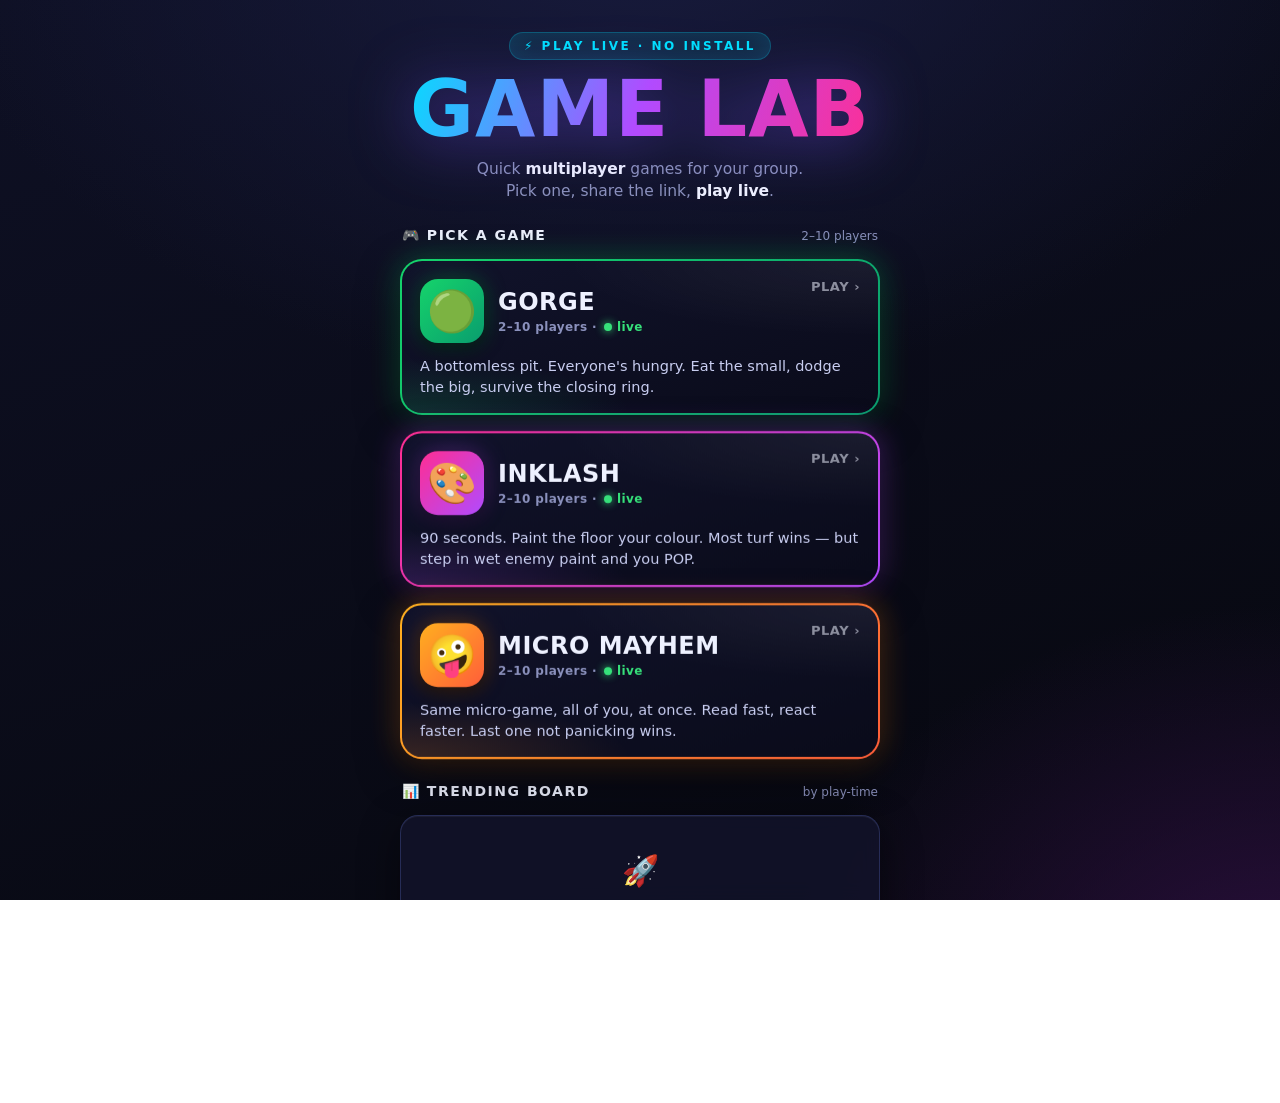
<file: index.html>
<!doctype html>
<html lang="en">
<head>
<meta charset="utf-8">
<meta name="viewport" content="width=device-width,initial-scale=1,maximum-scale=1,user-scalable=no,viewport-fit=cover">
<title>GAME LAB — Quick multiplayer games for your group</title>
<meta name="theme-color" content="#07080f">
<link rel="stylesheet" href="./common.css">
<script src="https://telegram.org/js/telegram-web-app.js"></script>
<script src="./stats.js"></script>
<style>
  html, body { overflow-y: auto; }
  .hub {
    position: relative;
    width: 100%;
    max-width: 520px;
    margin: 0 auto;
    min-height: 100%;
    padding: calc(26px + var(--safe-t)) 20px calc(30px + var(--safe-b));
    display: flex;
    flex-direction: column;
    gap: 20px;
  }

  /* ---------- header ---------- */
  .hero { text-align: center; position: relative; padding-top: 6px; }
  .badge {
    display: inline-block;
    font-size: 12px;
    font-weight: 800;
    letter-spacing: 2.5px;
    text-transform: uppercase;
    color: var(--accent);
    padding: 6px 14px;
    border-radius: 999px;
    border: 1px solid rgba(0,224,255,.28);
    background: rgba(0,224,255,.06);
    margin-bottom: 14px;
    box-shadow: 0 0 24px rgba(0,224,255,.15) inset;
  }
  .brand {
    font-size: clamp(46px, 16vw, 78px);
    font-weight: 900;
    line-height: .92;
    letter-spacing: 1px;
    background: linear-gradient(110deg, var(--accent) 0%, var(--accent3) 50%, var(--accent2) 100%);
    -webkit-background-clip: text; background-clip: text; color: transparent;
    filter: drop-shadow(0 6px 30px rgba(120,80,255,.55));
    animation: brandGlow 5s ease-in-out infinite;
  }
  @keyframes brandGlow {
    0%,100% { filter: drop-shadow(0 6px 26px rgba(0,224,255,.40)); }
    50%     { filter: drop-shadow(0 6px 34px rgba(255,46,147,.50)); }
  }
  .tagline {
    color: var(--muted);
    font-size: 15.5px;
    line-height: 1.45;
    margin: 12px auto 0;
    max-width: 360px;
  }
  .tagline b { color: var(--text); font-weight: 700; }

  /* ---------- section heading ---------- */
  .sec-head {
    display: flex; align-items: baseline; justify-content: space-between;
    margin: 4px 2px -4px;
  }
  .sec-head h2 {
    font-size: 14px; font-weight: 800; letter-spacing: 1.5px;
    text-transform: uppercase; color: var(--text);
  }
  .sec-head span { font-size: 12px; color: var(--muted); }

  /* ---------- cards ---------- */
  .cards { display: flex; flex-direction: column; gap: 16px; }
  .card {
    position: relative;
    display: block;
    text-decoration: none;
    color: inherit;
    border-radius: 22px;
    padding: 2px; /* gradient border */
    background: linear-gradient(135deg, var(--c1), var(--c2));
    box-shadow: 0 14px 40px rgba(0,0,0,.5), 0 0 30px var(--glow);
    transition: transform .18s cubic-bezier(.2,.8,.3,1.2), box-shadow .25s ease;
    animation: floaty 6s ease-in-out infinite;
    will-change: transform;
  }
  .card:nth-child(2){ animation-delay: -2s; }
  .card:nth-child(3){ animation-delay: -4s; }
  @keyframes floaty { 0%,100%{ transform: translateY(0); } 50%{ transform: translateY(-5px); } }
  .card:active { transform: scale(.975); box-shadow: 0 8px 22px rgba(0,0,0,.55), 0 0 38px var(--glow); }
  .card-inner {
    position: relative;
    border-radius: 20px;
    padding: 18px 18px 16px;
    background:
      radial-gradient(120% 90% at 100% 0%, rgba(255,255,255,.06), transparent 55%),
      linear-gradient(160deg, #11132b, #0a0b1a);
    overflow: hidden;
  }
  .card-inner::after {
    content: ""; position: absolute; inset: 0;
    background: radial-gradient(80% 60% at 0% 100%, var(--glow), transparent 60%);
    opacity: .5; pointer-events: none;
  }
  .card-top { display: flex; align-items: center; gap: 14px; position: relative; z-index: 1; }
  .emoji {
    font-size: 40px; line-height: 1;
    width: 64px; height: 64px; flex: 0 0 auto;
    display: flex; align-items: center; justify-content: center;
    border-radius: 18px;
    background: linear-gradient(135deg, var(--c1), var(--c2));
    box-shadow: 0 6px 18px rgba(0,0,0,.4), 0 0 22px var(--glow);
    filter: drop-shadow(0 2px 4px rgba(0,0,0,.4));
  }
  .card-name { font-size: 24px; font-weight: 900; letter-spacing: .5px; }
  .card-meta {
    font-size: 12px; font-weight: 700; letter-spacing: .4px;
    color: var(--muted); margin-top: 3px;
    display: inline-flex; align-items: center; gap: 7px;
  }
  .card-meta .live {
    display: inline-flex; align-items: center; gap: 5px;
    color: var(--good);
  }
  .card-meta .live .pulse {
    width: 8px; height: 8px; border-radius: 50%;
    background: var(--good); box-shadow: 0 0 8px var(--good);
    animation: pulse 1.4s ease-in-out infinite;
  }
  @keyframes pulse { 0%,100%{ transform: scale(1); opacity:1; } 50%{ transform: scale(1.5); opacity:.5; } }
  .hook {
    position: relative; z-index: 1;
    margin-top: 13px;
    font-size: 14.5px; line-height: 1.42; color: #c8cdf0;
  }
  .play-cue {
    position: absolute; top: 18px; right: 18px;
    font-size: 13px; font-weight: 800; letter-spacing: .5px;
    color: var(--text); opacity: .55; z-index: 1;
  }

  /* ---------- trending ---------- */
  .trend-card { display: flex; flex-direction: column; gap: 13px; }
  .trend-row { display: flex; flex-direction: column; gap: 7px; }
  .trend-line {
    display: flex; align-items: center; gap: 10px; font-size: 14px;
  }
  .trend-line .t-emoji { font-size: 20px; width: 26px; text-align: center; flex: 0 0 auto; }
  .trend-line .t-name { font-weight: 800; }
  .trend-line .t-fire {
    font-size: 11px; font-weight: 800; letter-spacing: .5px;
    color: #ff8a3d; background: rgba(255,138,61,.12);
    border: 1px solid rgba(255,138,61,.3);
    padding: 2px 8px; border-radius: 999px;
  }
  .trend-line .t-stats { margin-left: auto; color: var(--muted); font-size: 12.5px; font-weight: 600; }
  .bar-track {
    height: 10px; border-radius: 999px;
    background: rgba(255,255,255,.05);
    overflow: hidden; border: 1px solid rgba(255,255,255,.05);
  }
  .bar-fill {
    height: 100%; border-radius: 999px; width: 0%;
    background: linear-gradient(90deg, var(--c1), var(--c2));
    box-shadow: 0 0 14px var(--glow);
    transition: width 1s cubic-bezier(.2,.8,.3,1);
  }
  .trend-empty {
    text-align: center; color: var(--muted);
    font-size: 14px; line-height: 1.5; padding: 14px 6px;
  }
  .trend-empty .big { font-size: 30px; display: block; margin-bottom: 8px; }
  .trend-note {
    font-size: 11.5px; color: var(--muted); text-align: center;
    margin-top: 2px; opacity: .8;
  }

  /* ---------- footer ---------- */
  .footer {
    margin-top: 6px; text-align: center;
    color: var(--muted); font-size: 11.5px; line-height: 1.6;
  }
  .footer a { color: var(--accent); text-decoration: none; font-weight: 600; }
  .footer .money { opacity: .8; }
</style>
</head>
<body>
<div class="hub">

  <header class="hero">
    <div class="badge">⚡ Play live · No install</div>
    <div class="brand">GAME&nbsp;LAB</div>
    <p class="tagline">Quick <b>multiplayer</b> games for your group.<br>Pick one, share the link, <b>play live</b>.</p>
  </header>

  <div class="sec-head">
    <h2>🎮 Pick a game</h2>
    <span>2–10 players</span>
  </div>

  <div class="cards">

    <a class="card" href="./1/" style="--c1:#15d36b;--c2:#0a9d6e;--glow:rgba(21,211,107,.35)">
      <div class="card-inner">
        <div class="play-cue">PLAY ›</div>
        <div class="card-top">
          <div class="emoji">🟢</div>
          <div>
            <div class="card-name">GORGE</div>
            <div class="card-meta">2–10 players · <span class="live"><span class="pulse"></span>live</span></div>
          </div>
        </div>
        <div class="hook">A bottomless pit. Everyone's hungry. Eat the small, dodge the big, survive the closing ring.</div>
      </div>
    </a>

    <a class="card" href="./2/" style="--c1:#ff2e93;--c2:#b14bff;--glow:rgba(177,75,255,.38)">
      <div class="card-inner">
        <div class="play-cue">PLAY ›</div>
        <div class="card-top">
          <div class="emoji">🎨</div>
          <div>
            <div class="card-name">INKLASH</div>
            <div class="card-meta">2–10 players · <span class="live"><span class="pulse"></span>live</span></div>
          </div>
        </div>
        <div class="hook">90 seconds. Paint the floor your colour. Most turf wins — but step in wet enemy paint and you POP.</div>
      </div>
    </a>

    <a class="card" href="./3/" style="--c1:#ffb01f;--c2:#ff5e3a;--glow:rgba(255,138,30,.35)">
      <div class="card-inner">
        <div class="play-cue">PLAY ›</div>
        <div class="card-top">
          <div class="emoji">🤪</div>
          <div>
            <div class="card-name">MICRO MAYHEM</div>
            <div class="card-meta">2–10 players · <span class="live"><span class="pulse"></span>live</span></div>
          </div>
        </div>
        <div class="hook">Same micro-game, all of you, at once. Read fast, react faster. Last one not panicking wins.</div>
      </div>
    </a>

  </div>

  <div class="sec-head">
    <h2>📊 Trending board</h2>
    <span>by play-time</span>
  </div>

  <div class="glab-panel trend-card" id="trend">
    <div class="trend-empty">
      <span class="big">⏳</span>
      Loading the leaderboard…
    </div>
  </div>

  <footer class="footer">
    <div class="money">💎 Free to play. Money one day from cosmetics &amp; skins + an optional season pass — gameplay always free.</div>
    <div style="margin-top:8px"><a href="./ideas.html">💡 50 ideas</a></div>
  </footer>

</div>

<script>
(function () {
  'use strict';

  // ---- Telegram integration (graceful in a normal browser) -------------
  try {
    var tg = window.Telegram && window.Telegram.WebApp;
    if (tg) {
      tg.ready();
      if (typeof tg.expand === 'function') tg.expand();
      var tp = tg.themeParams || {};
      var root = document.documentElement.style;
      if (tp.bg_color) {
        root.setProperty('--bg', tp.bg_color);
        root.setProperty('--bg2', tp.secondary_bg_color || tp.bg_color);
        document.body.style.background = tp.bg_color;
      }
      if (tp.text_color) root.setProperty('--text', tp.text_color);
      if (tp.hint_color) root.setProperty('--muted', tp.hint_color);
      if (tp.button_color) root.setProperty('--accent', tp.button_color);
      if (tp.link_color) root.setProperty('--accent3', tp.link_color);
      try { tg.setHeaderColor && tg.setHeaderColor(tp.bg_color || '#07080f'); } catch (e) {}
    }
  } catch (e) {}

  // ---- Trending board (ranked by total play-time) ----------------------
  var META = {
    gorge:   { name: 'GORGE',        emoji: '🟢', href: './1/', c1: '#15d36b', c2: '#0a9d6e', glow: 'rgba(21,211,107,.35)' },
    inklash: { name: 'INKLASH',      emoji: '🎨', href: './2/', c1: '#ff2e93', c2: '#b14bff', glow: 'rgba(177,75,255,.38)' },
    mayhem:  { name: 'MICRO MAYHEM', emoji: '🤪', href: './3/', c1: '#ffb01f', c2: '#ff5e3a', glow: 'rgba(255,138,30,.35)' }
  };
  var ORDER = ['gorge', 'inklash', 'mayhem'];

  function esc(s) { return String(s).replace(/[&<>]/g, function (c) { return { '&': '&amp;', '<': '&lt;', '>': '&gt;' }[c]; }); }

  function renderTrend(data) {
    var el = document.getElementById('trend');
    var rows = ORDER.map(function (id) {
      var d = data[id] || { seconds: 0, opens: 0 };
      return { id: id, seconds: Math.max(0, d.seconds || 0), opens: Math.max(0, d.opens || 0) };
    });
    var total = rows.reduce(function (a, r) { return a + r.seconds; }, 0);

    if (total <= 0) {
      el.innerHTML =
        '<div class="trend-empty">' +
          '<span class="big">🚀</span>' +
          'Be the first to play — your time shows up here.' +
        '</div>' +
        '<div class="trend-note">This board ranks games by total play-time across players.</div>';
      return;
    }

    var sorted = rows.slice().sort(function (a, b) { return b.seconds - a.seconds; });
    var max = sorted[0].seconds || 1;
    var leader = sorted[0].id;

    var html = '<div class="trend-row">';
    sorted.forEach(function (r) {
      var m = META[r.id];
      var pct = Math.round((r.seconds / max) * 100);
      var fire = (r.id === leader && r.seconds > 0)
        ? '<a href="' + m.href + '" style="text-decoration:none" class="t-fire">🔥 Trending now</a>' : '';
      html +=
        '<div style="margin-bottom:11px">' +
          '<a href="' + m.href + '" style="text-decoration:none;color:inherit">' +
            '<div class="trend-line">' +
              '<span class="t-emoji">' + m.emoji + '</span>' +
              '<span class="t-name">' + esc(m.name) + '</span>' +
              fire +
              '<span class="t-stats">' + Stats.fmt(r.seconds) + ' · ' + r.opens + (r.opens === 1 ? ' open' : ' opens') + '</span>' +
            '</div>' +
          '</a>' +
          '<div class="bar-track" style="margin-top:7px"><div class="bar-fill" style="--c1:' + m.c1 + ';--c2:' + m.c2 + ';--glow:' + m.glow + '"></div></div>' +
        '</div>';
    });
    html += '</div><div class="trend-note">Ranked by total play-time across everyone who plays.</div>';
    el.innerHTML = html;

    // animate bars in
    requestAnimationFrame(function () {
      var fills = el.querySelectorAll('.bar-fill');
      sorted.forEach(function (r, i) {
        var pct = Math.round((r.seconds / max) * 100);
        if (fills[i]) fills[i].style.width = Math.max(pct, r.seconds > 0 ? 8 : 0) + '%';
      });
    });
  }

  try {
    Stats.global().then(renderTrend).catch(function () { renderTrend(Stats.totals()); });
  } catch (e) {
    try { renderTrend(Stats.totals()); } catch (e2) {}
  }
})();
</script>
</body>
</html>
</file>
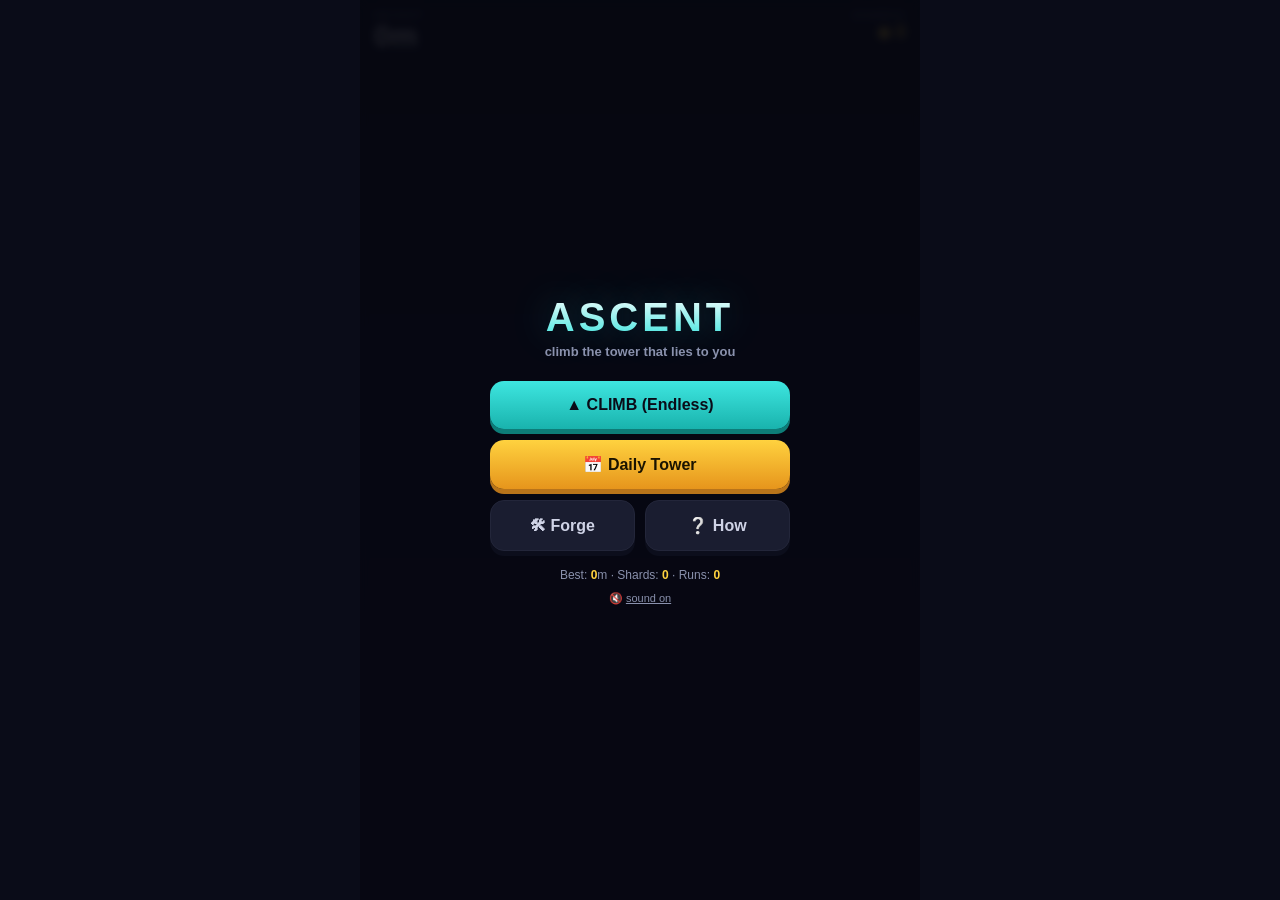
<file: ascent.html>
<!DOCTYPE html>
<html lang="en">
<head>
<meta charset="UTF-8">
<meta name="viewport" content="width=device-width, initial-scale=1.0, maximum-scale=1.0, user-scalable=no, viewport-fit=cover">
<title>ASCENT — climb the lying tower</title>
<script src="https://telegram.org/js/telegram-web-app.js"></script>
<style>
  :root{--bg:#0a0c18;--ink:#fff;--dim:#8a91ad;--gold:#ffd23f;--cyan:#3ee6e0;--pink:#ff4d8d;--green:#21d07a;--red:#ff4d5e;--line:#23263a;--panel:#141728}
  *{box-sizing:border-box;margin:0;padding:0;-webkit-tap-highlight-color:transparent;user-select:none;-webkit-user-select:none}
  html,body{height:100%;overflow:hidden}
  body{background:var(--bg);color:var(--ink);font-family:-apple-system,BlinkMacSystemFont,"Segoe UI",Roboto,Arial,sans-serif;position:fixed;width:100%;touch-action:none}
  #wrap{position:relative;height:100%;width:100%;max-width:560px;margin:0 auto;overflow:hidden}
  canvas{display:block;width:100%;height:100%;background:linear-gradient(180deg,#0a0c18,#10132a 40%,#1a1330 100%)}

  /* HUD */
  #hud{position:absolute;top:0;left:0;right:0;padding:10px 14px;display:flex;justify-content:space-between;align-items:flex-start;pointer-events:none;z-index:5;font-variant-numeric:tabular-nums}
  #hud .h{font-size:30px;font-weight:900;line-height:1;text-shadow:0 2px 8px rgba(0,0,0,.6)}
  #hud .hl{font-size:10px;letter-spacing:2px;color:var(--dim);text-transform:uppercase}
  #hud .sh{font-size:18px;font-weight:800;color:var(--gold);text-align:right}
  #floorTag{position:absolute;top:54px;left:50%;transform:translateX(-50%);font-size:12px;color:var(--cyan);font-weight:700;letter-spacing:1px;opacity:0;transition:opacity .3s;z-index:5;pointer-events:none}
  #pauseBtn{position:absolute;top:8px;left:50%;transform:translateX(-50%);font-size:20px;background:rgba(20,23,40,.7);border:1px solid var(--line);color:#fff;width:38px;height:38px;border-radius:11px;z-index:6;cursor:pointer;display:none}

  /* narrator toast */
  #toast{position:absolute;left:50%;top:30%;transform:translate(-50%,0);max-width:78%;background:rgba(10,10,18,.92);border:1px solid var(--pink);color:#fff;padding:10px 15px;border-radius:14px;font-size:13.5px;font-weight:600;text-align:center;z-index:7;opacity:0;transition:opacity .25s,transform .25s;pointer-events:none}
  #toast.show{opacity:1;transform:translate(-50%,-6px)}
  #toast b{color:var(--pink)}

  /* overlays */
  .ov{position:absolute;inset:0;z-index:20;display:none;flex-direction:column;align-items:center;justify-content:center;padding:24px;background:rgba(6,7,16,.9);backdrop-filter:blur(4px);text-align:center}
  .ov.show{display:flex;animation:f .2s}
  @keyframes f{from{opacity:0}to{opacity:1}}
  .logo{font-size:40px;font-weight:900;letter-spacing:4px;background:linear-gradient(180deg,#fff,var(--cyan));-webkit-background-clip:text;background-clip:text;color:transparent;text-shadow:0 0 40px rgba(62,230,224,.3)}
  .tag{color:var(--dim);font-size:13px;margin:4px 0 22px;font-weight:600}
  .menu-btn{width:100%;max-width:300px;padding:15px;border:0;border-radius:14px;font-weight:800;font-size:16px;cursor:pointer;margin-bottom:11px;color:#0a0c18;background:linear-gradient(180deg,var(--cyan),#19b3ad);box-shadow:0 5px 0 #0d7d78}
  .menu-btn:active{transform:translateY(3px);box-shadow:0 2px 0 #0d7d78}
  .menu-btn.alt{background:linear-gradient(180deg,var(--gold),#e6951c);box-shadow:0 5px 0 #b8741a;color:#1a1300}
  .menu-btn.alt:active{box-shadow:0 2px 0 #b8741a}
  .menu-btn.ghost{background:#1a1d30;color:#cfd3e6;box-shadow:0 5px 0 #0c0e1c;border:1px solid var(--line)}
  .menu-btn.ghost:active{box-shadow:0 2px 0 #0c0e1c}
  .menu-row{display:flex;gap:10px;width:100%;max-width:300px}
  .menu-row .menu-btn{flex:1}
  .stat-line{color:var(--dim);font-size:12px;margin-top:6px}
  .stat-line b{color:var(--gold)}

  /* power pick cards */
  #powerOv h2{font-size:20px;margin-bottom:4px}
  #powerOv .sub{color:var(--dim);font-size:12px;margin-bottom:18px}
  .cards{display:flex;gap:10px;width:100%;max-width:440px}
  .pcard{flex:1;background:var(--panel);border:1px solid var(--line);border-radius:16px;padding:16px 10px;cursor:pointer;transition:.12s;display:flex;flex-direction:column;align-items:center;gap:7px}
  .pcard:active{transform:scale(.96)}
  .pcard:hover{border-color:var(--cyan)}
  .pcard .ic{font-size:34px}
  .pcard .pn{font-size:14px;font-weight:800}
  .pcard .pd{font-size:11px;color:var(--dim);line-height:1.35}
  .pcard .lv{font-size:10px;color:var(--cyan);font-weight:700}

  /* game over */
  #goOv .big{font-size:46px;font-weight:900;line-height:1}
  #goOv .reach{color:var(--gold);font-size:14px;margin:2px 0 2px}
  #goOv .shards{color:var(--gold);font-size:15px;font-weight:800;margin:8px 0 4px}
  #goOv .narr{color:var(--pink);font-size:13.5px;font-weight:600;max-width:300px;margin:10px 0 18px}

  /* store */
  #storeOv h2{font-size:22px;margin-bottom:2px}
  #storeOv .bank{color:var(--gold);font-weight:800;font-size:15px;margin-bottom:14px}
  .store-list{width:100%;max-width:380px;overflow-y:auto;max-height:54vh;display:flex;flex-direction:column;gap:9px}
  .sitem{display:flex;align-items:center;gap:12px;background:var(--panel);border:1px solid var(--line);border-radius:13px;padding:11px 13px;text-align:left}
  .sitem .si{font-size:26px}
  .sitem .sb{flex:1}
  .sitem .sn{font-size:14px;font-weight:800}
  .sitem .sd{font-size:11px;color:var(--dim);line-height:1.3}
  .sitem .buy{border:0;border-radius:10px;padding:9px 12px;font-weight:800;font-size:13px;cursor:pointer;background:linear-gradient(180deg,var(--gold),#e6951c);color:#1a1300;white-space:nowrap}
  .sitem .buy:disabled{filter:grayscale(1);opacity:.5}
  .sitem.owned .buy{background:var(--green);color:#fff}

  /* leaderboard */
  .lb{width:100%;max-width:360px;max-height:46vh;overflow-y:auto;margin-bottom:14px}
  .lrow{display:flex;align-items:center;gap:10px;padding:8px 11px;border-radius:10px;font-size:13px}
  .lrow:nth-child(odd){background:rgba(255,255,255,.03)}
  .lrow.me{background:rgba(62,230,224,.14);border:1px solid var(--cyan)}
  .lrow .rk{width:24px;color:var(--dim);font-weight:800}
  .lrow .nm{flex:1;font-weight:600}
  .lrow .ht{color:var(--gold);font-weight:800}

  /* touch hint zones (invisible) */
  #zoneL,#zoneR,#zoneC{position:absolute;top:0;bottom:0;z-index:3}
  #zoneL{left:0;width:40%}#zoneR{right:0;width:40%}#zoneC{left:40%;width:20%}

  .pill{display:inline-block;background:#1c2036;border:1px solid var(--line);color:var(--cyan);font-size:11px;font-weight:700;padding:4px 11px;border-radius:20px;margin-bottom:10px}
  .howto{color:var(--dim);font-size:12.5px;line-height:1.7;max-width:300px;margin-bottom:18px;text-align:left}
  .howto b{color:#fff}
  .x{position:absolute;top:14px;right:16px;font-size:24px;color:var(--dim);cursor:pointer;z-index:25}
</style>
</head>
<body>
<div id="wrap">
  <canvas id="c"></canvas>

  <div id="hud">
    <div><div class="hl">Height</div><div class="h"><span id="hHeight">0</span>m</div></div>
    <div><div class="hl">Shards</div><div class="sh">◆ <span id="hShards">0</span></div></div>
  </div>
  <button id="pauseBtn">⏸</button>
  <div id="floorTag"></div>
  <div id="toast"></div>

  <div id="zoneL"></div><div id="zoneC"></div><div id="zoneR"></div>

  <!-- MENU -->
  <div class="ov show" id="menuOv">
    <div class="logo">ASCENT</div>
    <div class="tag">climb the tower that lies to you</div>
    <div id="chalBanner" style="display:none;background:rgba(255,77,141,.12);border:1px solid var(--pink);border-radius:14px;padding:12px 14px;margin-bottom:14px;max-width:320px">
      <div style="font-size:14px;font-weight:700">⚔ <span id="chalName">Someone</span> challenges you</div>
      <div style="font-size:12px;color:var(--dim);margin:3px 0 9px">Climb the same tower — beat <b id="chalH" style="color:var(--pink)">0</b>m</div>
      <button class="menu-btn alt" id="acceptChal" style="margin:0;padding:11px">⚔ ACCEPT DUEL</button>
    </div>
    <button class="menu-btn" id="playBtn">▲ CLIMB (Endless)</button>
    <button class="menu-btn alt" id="dailyBtn">📅 Daily Tower</button>
    <div class="menu-row">
      <button class="menu-btn ghost" id="storeBtn">🛠 Forge</button>
      <button class="menu-btn ghost" id="howBtn">❔ How</button>
    </div>
    <div class="stat-line">Best: <b id="mBest">0</b>m · Shards: <b id="mShards">0</b> · Runs: <b id="mRuns">0</b></div>
    <div class="stat-line" style="margin-top:10px;font-size:11px">🔇 <span id="soundLbl" style="cursor:pointer;text-decoration:underline">sound on</span></div>
  </div>

  <!-- HOW -->
  <div class="ov" id="howOv">
    <span class="x" data-close="howOv">✕</span>
    <div class="logo" style="font-size:26px">HOW TO CLIMB</div>
    <div class="howto" style="margin-top:16px">
      <b>Move:</b> tap/hold left or right side of the screen (or ← → / A D keys). You wrap around the edges.<br><br>
      <b>Climb:</b> you bounce automatically on platforms. Land on them while falling.<br><br>
      <b>Double-jump:</b> tap the <b>center</b> strip (or ↑ / Space) — only if you've unlocked the power.<br><br>
      <b>⚠ The Architect cheats:</b> some platforms <b>crumble</b>, some are <b>fake</b> (vanish!), red ones have <b>spikes</b>. Learn them.<br><br>
      <b>◆ Shards</b> buy permanent upgrades in the <b>Forge</b>. Every floor you pick a power. Don't fall.
    </div>
    <button class="menu-btn" data-close="howOv">GOT IT</button>
  </div>

  <!-- POWER PICK -->
  <div class="ov" id="powerOv">
    <span class="pill" id="floorPill">FLOOR 1 CLEARED</span>
    <h2>Choose a Power</h2>
    <div class="sub" id="archPick">The Architect grins. "Pick. I'll allow it… probably."</div>
    <div class="cards" id="powerCards"></div>
  </div>

  <!-- GAME OVER -->
  <div class="ov" id="goOv">
    <div style="font-size:34px">💀</div>
    <div class="hl" style="color:var(--dim);letter-spacing:2px">YOU FELL AT</div>
    <div class="big"><span id="goHeight">0</span><span style="font-size:24px">m</span></div>
    <div class="reach" id="goBest"></div>
    <div class="shards" id="goShards">◆ +0 shards</div>
    <div class="narr" id="goNarr"></div>
    <div id="goChalLine" style="display:none;font-size:15px;font-weight:800;margin:0 0 14px"></div>
    <div id="goRankWrap" style="display:none;width:100%;align-items:center;flex-direction:column"></div>
    <button class="menu-btn" id="retryBtn">↻ CLIMB AGAIN</button>
    <div class="menu-row">
      <button class="menu-btn ghost" id="goStoreBtn">🛠 Forge</button>
      <button class="menu-btn ghost" id="goMenuBtn">Menu</button>
    </div>
    <button class="menu-btn alt" id="goChalBtn" style="max-width:300px">⚔ Challenge a friend to beat this</button>
    <button class="menu-btn ghost" id="shareBtn" style="max-width:300px">📣 Brag to your group</button>
  </div>

  <!-- STORE / FORGE -->
  <div class="ov" id="storeOv">
    <span class="x" data-close="storeOv">✕</span>
    <h2>🛠 The Forge</h2>
    <div class="bank">◆ <span id="forgeBank">0</span> shards</div>
    <div class="store-list" id="storeList"></div>
    <button class="menu-btn" data-close="storeOv" style="margin-top:14px">Done</button>
  </div>

  <!-- DAILY LEADERBOARD (pre-run) -->
  <div class="ov" id="dailyOv">
    <span class="x" data-close="dailyOv">✕</span>
    <div class="logo" style="font-size:24px">📅 DAILY TOWER</div>
    <div class="tag" id="dailyDate" style="margin:6px 0 8px">—</div>
    <div class="stat-line" style="margin-bottom:12px">Same tower for everyone today. Your best: <b id="dailyBest">0</b>m</div>
    <div class="lb" id="dailyLb"></div>
    <button class="menu-btn alt" id="dailyPlayBtn">▲ CLIMB TODAY'S TOWER</button>
    <button class="menu-btn ghost" data-close="dailyOv" style="max-width:300px">Back</button>
  </div>

  <!-- PAUSE -->
  <div class="ov" id="pauseOv">
    <div class="logo" style="font-size:28px">PAUSED</div>
    <div class="tag" id="pauseSub">the tower waits.</div>
    <button class="menu-btn" id="resumeBtn">▶ Resume</button>
    <button class="menu-btn ghost" id="quitBtn" style="max-width:300px">Quit to Menu</button>
  </div>
</div>

<script>
"use strict";
/* =====================================================================
   ASCENT — roguelike rage-climber (single file, browser + Telegram)
   ===================================================================== */

/* ---------- Telegram wrapper (safe + browser fallback) ---------- */
const TG=(function(){
  const wa=(window.Telegram&&window.Telegram.WebApp)?window.Telegram.WebApp:null;
  const inTG=!!(wa&&wa.platform&&wa.platform!=='unknown'&&wa.initData!==undefined);
  const s=fn=>{try{return fn();}catch(e){}};
  return{
    inTG,
    ready(){if(inTG)s(()=>{wa.ready();wa.expand();wa.requestFullscreen&&s(()=>wa.requestFullscreen());wa.setHeaderColor&&s(()=>wa.setHeaderColor('#0a0c18'));wa.setBackgroundColor&&s(()=>wa.setBackgroundColor('#0a0c18'));});},
    notify(t){if(inTG&&wa.HapticFeedback)s(()=>wa.HapticFeedback.notificationOccurred(t));},
    impact(t){if(inTG&&wa.HapticFeedback)s(()=>wa.HapticFeedback.impactOccurred(t));},
    sel(){if(inTG&&wa.HapticFeedback)s(()=>wa.HapticFeedback.selectionChanged());},
    get(k,cb){if(inTG&&wa.CloudStorage){s(()=>wa.CloudStorage.getItem(k,(e,v)=>cb(e?null:v)));return;}try{cb(localStorage.getItem(k));}catch(e){cb(null);}},
    set(k,v){if(inTG&&wa.CloudStorage){s(()=>wa.CloudStorage.setItem(k,String(v)));return;}try{localStorage.setItem(k,String(v));}catch(e){}},
    share(t){if(inTG&&wa.switchInlineQuery){s(()=>wa.switchInlineQuery(t,['users','groups']));return true;}return false;}
  };
})();

/* ---------- audio ---------- */
const SFX=(function(){let ctx=null,on=true;function ac(){if(!ctx)try{ctx=new(window.AudioContext||window.webkitAudioContext)();}catch(e){}return ctx;}
  function t(f,d,ty,v){if(!on)return;const c=ac();if(!c)return;const o=c.createOscillator(),g=c.createGain();o.type=ty||'sine';o.frequency.value=f;g.gain.value=v||.06;o.connect(g);g.connect(c.destination);o.start();g.gain.exponentialRampToValueAtTime(.0001,c.currentTime+(d||.12));o.stop(c.currentTime+(d||.12));}
  return{setOn(v){on=v;},isOn(){return on;},
    boop(){t(660,.06,'triangle',.05);},spring(){t(400,.05,'square',.06);setTimeout(()=>t(900,.1,'square',.05),40);},
    coin(){t(1568,.05,'square',.04);setTimeout(()=>t(2093,.07,'square',.04),45);},
    pow(){[523,659,784,1047].forEach((f,i)=>setTimeout(()=>t(f,.12,'triangle',.06),i*70));},
    die(){t(200,.15,'sawtooth',.08);setTimeout(()=>t(120,.3,'sawtooth',.08),120);},
    crumble(){t(140,.12,'sawtooth',.05);}};
})();

/* ---------- seeded RNG ---------- */
function mulberry32(a){return function(){a|=0;a=a+0x6D2B79F5|0;let t=Math.imul(a^a>>>15,1|a);t=t+Math.imul(t^t>>>7,61|t)^t;return((t^t>>>14)>>>0)/4294967296;};}
function hashStr(s){let h=2166136261>>>0;for(let i=0;i<s.length;i++){h^=s.charCodeAt(i);h=Math.imul(h,16777619);}return h>>>0;}
function todayKey(){const d=new Date();return d.getFullYear()+'-'+String(d.getMonth()+1).padStart(2,'0')+'-'+String(d.getDate()).padStart(2,'0');}

/* ---------- persistent meta ---------- */
const META={shards:0,best:0,runs:0,unlocks:{},dailyDate:'',dailyBest:0,ghost:null,sound:true};
const UNLOCKS=[
  {id:'boots',ic:'🥾',n:'Reinforced Boots',d:'+8% base jump height. Forever.',cost:60,max:5,per:0.06},
  {id:'feather',ic:'🪶',n:'Featherweight',d:'-6% gravity. More reaction time.',cost:120,max:4,per:0.06},
  {id:'heart',ic:'❤️',n:'Spare Heart',d:'Start every run with +1 shield.',cost:160,max:3},
  {id:'charm',ic:'🍀',n:'Lucky Charm',d:'Begin each run with a random power.',cost:240,max:1},
  {id:'treasure',ic:'💎',n:'Treasure Sense',d:'+40% shards spawn. Stacks.',cost:140,max:3,per:0.4},
  {id:'head',ic:'🚀',n:'Head Start',d:'Skip the first 250m each run.',cost:300,max:2,per:250},
];
function unlockLv(id){return META.unlocks[id]||0;}

/* ---------- powers (in-run, picked each floor) ---------- */
const POWERS=[
  {id:'spring',ic:'🦿',n:'Spring Legs',d:'+12% jump',apply:r=>r.jumpMult+=0.12},
  {id:'feather',ic:'🪶',n:'Slow Fall',d:'-12% gravity',apply:r=>r.gravMult=Math.max(0.5,r.gravMult-0.12)},
  {id:'shield',ic:'🛡',n:'Shield',d:'Survive one fall',apply:r=>r.shields++},
  {id:'magnet',ic:'🧲',n:'Magnet',d:'+pull shards',apply:r=>r.magnet+=130},
  {id:'double',ic:'⏫',n:'Double Jump',d:'+1 air jump',apply:r=>r.maxAir++},
  {id:'luck',ic:'🍀',n:'Shard Luck',d:'+60% shards',apply:r=>r.shardMult+=0.6},
  {id:'wide',ic:'📏',n:'Wide Steps',d:'wider platforms',apply:r=>r.widBonus+=16},
];
function powerById(id){return POWERS.find(p=>p.id===id);}

/* ---------- Architect taunts ---------- */
const T_PICK=['"Pick. I built them all to disappoint you anyway."','"Ooh, strategy. Adorable."','"Choose wisely. Or don\'t. I win either way."','"This one\'s a trap. Or is it? Tap to find out."','"I let you have a gift. Note the word \'let\'."'];
const T_DEATH=['"Gravity: 1. You: 0. As designed."','"So close. I moved that platform on purpose."','"Falling is just climbing for honest people."','"I\'ll keep your shards. Compensation for my time."','"Come back. We both know you will."','"That fall? Chef\'s kiss."','"You almost impressed me. Almost."','"Skill issue. Documented and archived."'];
const T_HIGH=['"…huh. You\'re actually getting good. Annoying."','"New record. I\'ll have to cheat harder."','"Don\'t let it go to your head. I control the head."'];
const T_BACK=['"Back already? The tower remembers your last fall."','"I kept the lights on for you. And the spikes."','"You left at {b}m. Statistically, you fall sooner today."'];
function pickArr(a,seed){return a[Math.abs(seed)%a.length];}

/* ---------- async friend duels (no server: tower travels in the link) ---------- */
const MY_NAME=(window.Telegram&&window.Telegram.WebApp&&window.Telegram.WebApp.initDataUnsafe&&window.Telegram.WebApp.initDataUnsafe.user&&window.Telegram.WebApp.initDataUnsafe.user.first_name)||'A climber';
function b64urlEnc(s){return btoa(unescape(encodeURIComponent(s))).replace(/\+/g,'-').replace(/\//g,'_').replace(/=+$/,'');}
function b64urlDec(s){s=s.replace(/-/g,'+').replace(/_/g,'/');try{return decodeURIComponent(escape(atob(s)));}catch(e){return null;}}
function makeChalLink(seed,h){const payload=JSON.stringify({s:seed>>>0,h:Math.floor(h),n:MY_NAME.slice(0,14)});return location.origin+location.pathname+'?c='+b64urlEnc(payload);}
function parseChal(){try{const c=new URLSearchParams(location.search).get('c');if(!c)return null;const j=b64urlDec(c);if(!j)return null;const o=JSON.parse(j);if(typeof o.s!=='number'||typeof o.h!=='number')return null;o.n=String(o.n||'Someone').slice(0,14);o.s=o.s>>>0;o.h=Math.floor(o.h);return o;}catch(e){return null;}}

/* ---------- DOM ---------- */
const $=id=>document.getElementById(id);
const cv=$('c');const ctx=cv.getContext('2d');
let W=0,H=0,DPR=1;
function resize(){const r=$('wrap').getBoundingClientRect();W=r.width;H=r.height;DPR=Math.min(2,window.devicePixelRatio||1);cv.width=W*DPR;cv.height=H*DPR;ctx.setTransform(DPR,0,0,DPR,0,0);}
window.addEventListener('resize',resize);

/* ---------- physics constants (CSS px / sec) ---------- */
const GRAV=2700, JUMP=-1180, SPRINGJUMP=-1900, MOVE=560, PPM=12; // px per meter
const PT={NORMAL:0,MOVING:1,CRUMBLE:2,FAKE:3,SPRING:4,SPIKE:5};

/* ---------- game state ---------- */
let G=null; // current run
let mode='menu'; // menu | play | pause | over
let running=false;

function freshRun(daily, chal){
  const seed = chal ? (chal.s>>>0) : (daily?hashStr('ascent-'+todayKey()):(Math.floor(Math.random()*1e9)>>>0));
  const r={
    daily, seed, rng:mulberry32(seed),
    chal:chal||null, challengeName:chal?chal.n:'', challengeH:chal?chal.h:0, beat:false,
    jumpMult:1, gravMult:1, shields:0, magnet:0, maxAir:0, shardMult:1, widBonus:0,
    // apply meta
  };
  r.jumpMult += unlockLv('boots')*0.06;
  r.gravMult = Math.max(0.5, 1 - unlockLv('feather')*0.06);
  r.shields  += unlockLv('heart');
  r.shardMult+= unlockLv('treasure')*0.4;
  const head = unlockLv('head')*250;

  // world: y down positive; up is negative. start at y=0
  const startY=0;
  r.player={x:W/2,y:-(head*PPM)-200,vx:0,vy:0,prevY:-(head*PPM)-200,air:1,usedAir:0,w:30,h:34,face:1,squash:0};
  r.maxAir=0;
  r.camTop = r.player.y-H*0.58;
  r.peak = head;             // meters climbed (head start counts)
  r.minY = r.player.y;
  r.shards=0;
  r.platforms=[];
  r.collectibles=[];
  r.spikesHaz=[];
  r.particles=[];
  r.topY=0;                  // most-negative platform y generated
  r.nextFloorAt = 250 + head; // first power pick height
  r.floor=0;
  r.dead=false;
  r.time=0;
  r.ghostSamples=[];         // {t,h}
  r.lastSample=0;
  r.input={left:false,right:false};
  r.shake=0;
  // seed first platform under player + initial field
  r.platforms.push({x:W/2-50,y:0,w:100,type:PT.NORMAL,alive:true});
  r.topY=0;
  generateUpTo(r, r.camTop-H);
  // pick run ghost = best of (your daily ghost if daily) else stored ghost
  r.ghost = META.ghost && (!daily || META.ghost.daily===todayKey()) ? META.ghost : null;
  // charm
  if(unlockLv('charm')){ const p=POWERS[Math.floor(r.rng()*POWERS.length)]; p.apply(r); }
  return r;
}

/* difficulty 0..1 — flat & forgiving for the first ~120m, then a long gentle ramp */
function diff(h){return Math.min(1, Math.max(0,(h-120)/3200));}
const MAXGAP=200; // hard cap: a jump is ALWAYS reachable on base stats (maxRise≈257)

function generateUpTo(r, targetY){
  // generate platforms with decreasing y until topY < targetY
  while(r.topY > targetY){
    const genH = (-r.topY)/PPM;          // height (m) of the frontier we're building
    const d=diff(genH);
    let gap = 78 + d*140 + r.rng()*40;    // close & easy early, spreads with difficulty
    gap = Math.min(MAXGAP, gap);          // never unreachable
    const ny = r.topY - gap;
    const baseW = 82 - d*32 + (r.widBonus||0);  // wide early, narrows high up
    const w = Math.max(48, baseW + r.rng()*26);
    const x = 8 + r.rng()*(W-16-w);
    // type selection — hazards UNLOCK by height so the start stays gentle
    let type=PT.NORMAL, roll=r.rng();
    if(roll < 0.05 + d*0.04){ type=PT.SPRING; }                                   // helpful, any height
    else if(genH>150 && roll < 0.06 + d*0.18){ type=PT.MOVING; }
    else if(genH>260 && roll < 0.10 + d*0.20){ type=PT.CRUMBLE; }
    else if(genH>460 && roll < 0.07 + d*0.16){ type=PT.FAKE; }
    else if(genH>680 && roll < 0.06 + d*0.16){ type=PT.SPIKE; }
    const p={x,y:ny,w,type,alive:true,touched:false};
    if(type===PT.MOVING){p.mvx=(r.rng()<.5?-1:1)*(50+d*80);p.x0=8;p.x1=W-8-w;}
    r.platforms.push(p);
    r.topY=ny;
    // shards: float above some platforms
    if(r.rng() < (0.28*r.shardMult) && type!==PT.SPIKE && type!==PT.FAKE){
      r.collectibles.push({x:x+w/2,y:ny-26-r.rng()*40,got:false});
    }
    // hanging spike hazard only high up
    if(genH>900 && r.rng()<0.04+d*0.08){
      const sw=26+r.rng()*30; r.spikesHaz.push({x:8+r.rng()*(W-16-sw),y:ny-gap*0.5,w:sw,h:16});
    }
  }
  // cull below screen
  const cullY=r.camTop+H+120;
  r.platforms=r.platforms.filter(p=>p.y<cullY);
  r.collectibles=r.collectibles.filter(c=>c.y<cullY&&!c.got);
  r.spikesHaz=r.spikesHaz.filter(s=>s.y<cullY);
}

/* ---------- input ---------- */
function bindInput(){
  const set=(side,v)=>{if(!G)return;if(side==='L')G.input.left=v;if(side==='R')G.input.right=v;};
  const zl=$('zoneL'),zr=$('zoneR'),zc=$('zoneC');
  const press=(el,side)=>{
    el.addEventListener('touchstart',e=>{e.preventDefault();if(side==='C')tryDouble();else set(side,true);},{passive:false});
    el.addEventListener('touchend',e=>{e.preventDefault();if(side!=='C')set(side,false);},{passive:false});
    el.addEventListener('mousedown',e=>{if(side==='C')tryDouble();else set(side,true);});
    el.addEventListener('mouseup',()=>{if(side!=='C')set(side,false);});
    el.addEventListener('mouseleave',()=>{if(side!=='C')set(side,false);});
  };
  press(zl,'L');press(zr,'R');press(zc,'C');
  window.addEventListener('keydown',e=>{
    if(mode!=='play')return;
    if(e.key==='ArrowLeft'||e.key==='a'||e.key==='A'){G.input.left=true;}
    if(e.key==='ArrowRight'||e.key==='d'||e.key==='D'){G.input.right=true;}
    if(e.key===' '||e.key==='ArrowUp'||e.key==='w'||e.key==='W'){tryDouble();e.preventDefault();}
    if(e.key==='Escape')pauseGame();
  });
  window.addEventListener('keyup',e=>{
    if(!G)return;
    if(e.key==='ArrowLeft'||e.key==='a'||e.key==='A')G.input.left=false;
    if(e.key==='ArrowRight'||e.key==='d'||e.key==='D')G.input.right=false;
  });
}
function tryDouble(){
  if(mode!=='play'||!G)return;
  if(G.player.air>0 && G.player.usedAir<G.maxAir){
    G.player.vy=JUMP*G.jumpMult*0.92; G.player.usedAir++; SFX.boop(); TG.impact('soft'); G.player.squash=1;
  }
}

/* ---------- update ---------- */
function update(dt){
  const r=G,p=r.player;
  r.time+=dt;
  // horizontal
  let dir=(r.input.right?1:0)-(r.input.left?1:0);
  p.vx = dir*MOVE;
  if(dir!==0)p.face=dir;
  p.x += p.vx*dt;
  if(p.x<0)p.x+=W; if(p.x>W)p.x-=W;
  // vertical
  p.prevY=p.y;
  p.vy += GRAV*r.gravMult*dt;
  p.y  += p.vy*dt;
  if(p.squash>0)p.squash=Math.max(0,p.squash-dt*4);
  // moving platforms
  for(const pl of r.platforms){ if(pl.type===PT.MOVING&&pl.alive){ pl.x+=pl.mvx*dt; if(pl.x<pl.x0){pl.x=pl.x0;pl.mvx*=-1;} if(pl.x>pl.x1){pl.x=pl.x1;pl.mvx*=-1;} } }
  // collision (only when falling, one-way)
  if(p.vy>0){
    const feet=p.y, pfeet=p.prevY, cx=p.x, hw=p.w/2;
    for(const pl of r.platforms){
      if(!pl.alive)continue;
      const top=pl.y;
      // swept test: crossed the platform top this frame (no tunneling)
      if(pfeet<=top+2 && feet>=top){
        if(cx+hw>pl.x && cx-hw<pl.x+pl.w){
          handleLand(pl);
          break;
        }
      }
    }
  }
  // air state: are we currently "grounded-ish"? treat as airborne always except moment of bounce
  p.air = 1; // always allow double-jump logic; usedAir resets on bounce
  // spikes hazard
  for(const s of r.spikesHaz){ if(p.x+p.w/2>s.x&&p.x-p.w/2<s.x+s.w&&feetIn(p,s.y,s.y+s.h)){ killOrShield(); break; } }
  // collectibles + magnet
  for(const c of r.collectibles){
    if(c.got)continue;
    let dx=c.x-p.x,dy=c.y-p.y,dist=Math.hypot(dx,dy);
    if(r.magnet>0&&dist<r.magnet){ c.x-=dx*0.18; c.y-=dy*0.18; }
    if(dist<26){ c.got=true; r.shards++; SFX.coin(); TG.sel(); spawnParticles(c.x,c.y,'#ffd23f',6); }
  }
  // camera up only
  const want=p.y-H*0.58;
  if(want<r.camTop)r.camTop=want;
  if(p.y<r.minY){r.minY=p.y;}
  r.peak = (-r.minY)/PPM;   // meters climbed = highest point reached
  // duel: crossed the friend's mark
  if(r.chal && !r.beat && r.peak>=r.challengeH){ r.beat=true; narrate('🏆 "You passed '+r.challengeName+'! Now don\'t choke."'); TG.notify('success'); SFX.pow(); flashFloor('🏆 Passed '+r.challengeName+'!'); }
  // generate ahead
  generateUpTo(r, r.camTop-H);
  // ghost sampling
  if(r.time-r.lastSample>=0.12){ r.lastSample=r.time; r.ghostSamples.push({t:+r.time.toFixed(2),h:Math.floor(r.peak)}); }
  // floor / power pick
  if(r.peak>=r.nextFloorAt){ r.floor++; r.nextFloorAt += 300 + r.floor*40; offerPowers(); return; }
  // death: fell below screen
  if(p.y - r.camTop > H+40){ killOrShield(true); }
  // particles
  for(const pt of r.particles){pt.x+=pt.vx*dt;pt.y+=pt.vy*dt;pt.vy+=900*dt;pt.life-=dt;}
  r.particles=r.particles.filter(pt=>pt.life>0);
  if(r.shake>0)r.shake=Math.max(0,r.shake-dt*4);
}
function feetIn(p,a,b){return p.y>=a&&p.y<=b;}
function handleLand(pl){
  const r=G,p=r.player;
  if(pl.type===PT.SPIKE){ killOrShield(); return; }
  if(pl.type===PT.FAKE){ pl.alive=false; SFX.crumble(); spawnParticles(p.x,pl.y,'#6b5bff',8); narrate(pickArr(['"Fake. Obviously."','"That one was never real. Like my praise."'],r.floor+ (p.x|0))); TG.impact('rigid'); r.shake=1; return; }
  // bounce
  p.y=pl.y;
  if(pl.type===PT.SPRING){ p.vy=SPRINGJUMP*r.jumpMult; SFX.spring(); TG.impact('medium'); p.squash=1; spawnParticles(p.x,pl.y,'#3ee6e0',6); }
  else { p.vy=JUMP*r.jumpMult; SFX.boop(); TG.impact('light'); p.squash=1; }
  p.usedAir=0;
  if(pl.type===PT.CRUMBLE){ pl.touched=true; setTimeout(()=>{pl.alive=false;},90); SFX.crumble(); }
}
function killOrShield(fell){
  const r=G,p=r.player;
  if(r.dead)return;
  if(r.shields>0 && fell){ r.shields--; p.vy=JUMP*r.jumpMult*1.15; p.y=r.camTop+H*0.5; TG.notify('warning'); SFX.spring(); narrate('🛡 "Shield burned. You owe me."'); spawnParticles(p.x,p.y,'#21d07a',12); return; }
  if(r.shields>0 && !fell){ r.shields--; TG.notify('warning'); SFX.crumble(); narrate('🛡 "Shield ate that spike."'); p.vy=JUMP*r.jumpMult; spawnParticles(p.x,p.y,'#21d07a',10); return; }
  die();
}
function spawnParticles(x,y,col,n){for(let i=0;i<n;i++)G.particles.push({x,y,vx:(Math.random()*2-1)*180,vy:(Math.random()*2-1)*180-60,life:.5+Math.random()*.3,col});}

/* ---------- powers pick ---------- */
function offerPowers(){
  mode='pause'; running=false;
  $('pauseBtn').style.display='none';
  $('floorPill').textContent='FLOOR '+G.floor+' CLEARED · '+Math.floor(G.peak)+'m';
  $('archPick').textContent=pickArr(T_PICK,G.floor*7+ (G.shards||1));
  // choose 3 distinct
  const pool=POWERS.slice(); const choices=[];
  for(let i=0;i<3&&pool.length;i++){ const idx=Math.floor(G.rng()*pool.length); choices.push(pool.splice(idx,1)[0]); }
  const wrap=$('powerCards'); wrap.innerHTML='';
  choices.forEach(pw=>{
    const card=document.createElement('div');card.className='pcard';
    card.innerHTML=`<div class="ic">${pw.ic}</div><div class="pn">${pw.n}</div><div class="pd">${pw.d}</div>`;
    card.onclick=()=>{ pw.apply(G); SFX.pow(); TG.notify('success'); closeOv('powerOv'); flashFloor('▲ '+pw.n+' acquired'); resumeAfterPick(); };
    wrap.appendChild(card);
  });
  openOv('powerOv');
}
function resumeAfterPick(){ mode='play'; running=true; $('pauseBtn').style.display='block'; lastT=performance.now(); requestAnimationFrame(loop); }

/* ---------- death / game over ---------- */
function die(){
  if(G.dead)return; G.dead=true; mode='over'; running=false;
  SFX.die(); TG.notify('error'); G.shake=1.2;
  $('pauseBtn').style.display='none';
  const h=Math.floor(G.peak);
  // shards earned: collected + height bonus
  const earned=G.shards + Math.floor(h/25);
  META.shards+=earned; META.runs++;
  const prevBest = G.daily?META.dailyBest:META.best;
  let isRecord=false;
  if(G.daily){ if(META.dailyDate!==todayKey()){META.dailyDate=todayKey();META.dailyBest=0;} if(h>META.dailyBest){META.dailyBest=h;isRecord=true;} }
  else { if(h>META.best){META.best=h;isRecord=true;} }
  // save ghost if record (downsampled)
  if(isRecord && G.ghostSamples.length){
    const ds=downsample(G.ghostSamples,80);
    META.ghost={daily:G.daily?todayKey():null,samples:ds,h};
  }
  saveMeta();
  // UI
  $('goHeight').textContent=h;
  $('goBest').textContent=(isRecord?'★ NEW BEST!':'best '+prevBest+'m');
  $('goShards').textContent='◆ +'+earned+' shards  (bank: '+META.shards+')';
  $('goNarr').textContent=isRecord?pickArr(T_HIGH,h):pickArr(T_DEATH,h+G.floor);
  // duel result
  const cl=$('goChalLine'), cb=$('goChalBtn');
  if(G.chal){ const won=h>=G.challengeH; cl.style.display='block'; cl.style.color=won?'var(--green)':'var(--red)';
    cl.textContent=won?('🏆 YOU WON — '+h+'m vs '+G.challengeName+"'s "+G.challengeH+'m'):('💀 Lost — '+h+'m vs '+G.challengeName+"'s "+G.challengeH+'m');
    cb.textContent=won?('⚔ Send it back (beat my '+h+'m)'):('⚔ Rematch — challenge back ('+h+'m)');
  } else { cl.style.display='none'; cb.textContent='⚔ Challenge a friend to beat '+h+'m'; }
  // daily rank
  const rw=$('goRankWrap');
  if(G.daily){ rw.style.display='flex'; rw.innerHTML=''; const lb=buildLeaderboard(h); const box=renderLb(lb); rw.appendChild(box); }
  else rw.style.display='none';
  openOv('goOv');
}
function downsample(arr,n){ if(arr.length<=n)return arr; const out=[];const step=arr.length/n; for(let i=0;i<n;i++)out.push(arr[Math.floor(i*step)]); out.push(arr[arr.length-1]); return out; }

/* ---------- leaderboard (deterministic per day) ---------- */
const NAMES=['xKlausx','Sergey','BabaYaga','Tower_Goblin','m1lk','noobmaster','Дима','Falling_Up','CaffeineQueen','Spork','GreedIsGood','Vlad','9to5wizard','TapTapBoom','SaltLord','Mr_Almost'];
function buildLeaderboard(myH){
  const r=mulberry32(hashStr('ascent-lb-'+todayKey()));
  const list=[]; const used=new Set();
  for(let i=0;i<11;i++){ let idx=Math.floor(r()*NAMES.length); while(used.has(idx))idx=(idx+1)%NAMES.length; used.add(idx);
    list.push({nm:NAMES[idx],h:Math.floor(300+r()*2400),me:false}); }
  list.push({nm:'YOU',h:myH,me:true});
  list.sort((a,b)=>b.h-a.h);
  return list;
}
function renderLb(list){
  const box=document.createElement('div');box.className='lb';
  list.slice(0,12).forEach((e,i)=>{const row=document.createElement('div');row.className='lrow'+(e.me?' me':'');row.innerHTML=`<div class="rk">${i+1}</div><div class="nm">${e.nm}</div><div class="ht">${e.h}m</div>`;box.appendChild(row);});
  return box;
}

/* ---------- render ---------- */
function render(){
  ctx.clearRect(0,0,W,H);
  const r=G; if(!r){return;}
  let sx=0,sy=0; if(r.shake>0){sx=(Math.random()*2-1)*8*r.shake;sy=(Math.random()*2-1)*8*r.shake;}
  ctx.save();ctx.translate(sx,sy);
  const cam=r.camTop;
  // parallax stars / bands by height
  drawBackground(r,cam);
  // ghosts (your best + 2 friends) as height pacers
  drawGhosts(r,cam);
  // duel target line
  drawTarget(r,cam);
  // platforms
  for(const pl of r.platforms){ if(!pl.alive&&pl.type!==PT.FAKE)continue; if(!pl.alive)continue;
    const y=pl.y-cam; if(y<-30||y>H+30)continue; drawPlatform(pl,y); }
  // hazards
  ctx.fillStyle='#ff4d5e';
  for(const s of r.spikesHaz){const y=s.y-cam;if(y<-20||y>H+20)continue;drawSpikes(s.x,y,s.w);}
  // collectibles
  for(const c of r.collectibles){ if(c.got)continue; const y=c.y-cam; if(y<-20||y>H+20)continue; drawShard(c.x,y); }
  // particles
  for(const pt of r.particles){ ctx.globalAlpha=Math.max(0,pt.life*2);ctx.fillStyle=pt.col;ctx.fillRect(pt.x-2,pt.y-cam-2,4,4);ctx.globalAlpha=1; }
  // player
  drawPlayer(r.player, r.player.y-cam);
  ctx.restore();
}
function drawBackground(r,cam){
  const d=diff(r.peak);
  // subtle moving grid dots based on cam
  ctx.fillStyle='rgba(255,255,255,0.05)';
  const off=((-cam)*0.3)%40;
  for(let y=-40;y<H+40;y+=40){for(let x=10;x<W;x+=46){ctx.fillRect((x+ (y*0)) ,((y+off)),2,2);}}
  // altitude haze
  const g=ctx.createLinearGradient(0,0,0,H);
  g.addColorStop(0,`rgba(${Math.floor(40+d*120)},${Math.floor(20+d*10)},${Math.floor(80+d*40)},0.18)`);
  g.addColorStop(1,'rgba(0,0,0,0)');
  ctx.fillStyle=g;ctx.fillRect(0,0,W,H);
}
function drawPlatform(pl,y){
  const x=pl.x,w=pl.w;
  let col='#2fd07a',edge='#1b7d49';
  if(pl.type===PT.MOVING){col='#4aa3ff';edge='#1e5fa8';}
  else if(pl.type===PT.CRUMBLE){col=pl.touched?'#8a5a2b':'#c98a3e';edge='#6b4115';}
  else if(pl.type===PT.SPRING){col='#3ee6e0';edge='#1b8c88';}
  else if(pl.type===PT.SPIKE){col='#ff4d5e';edge='#a11';}
  else if(pl.type===PT.FAKE){col='rgba(120,110,200,.5)';edge='rgba(80,70,160,.5)';}
  ctx.fillStyle=edge;rr(x,y+5,w,8,4);ctx.fill();
  ctx.fillStyle=col;rr(x,y,w,8,4);ctx.fill();
  if(pl.type===PT.SPRING){ctx.fillStyle='#fff';ctx.fillRect(x+w/2-7,y-6,14,6);}
  if(pl.type===PT.SPIKE){ctx.fillStyle='#ff8a93';for(let i=x+4;i<x+w-4;i+=10){ctx.beginPath();ctx.moveTo(i,y);ctx.lineTo(i+5,y-9);ctx.lineTo(i+10,y);ctx.fill();}}
}
function drawSpikes(x,y,w){for(let i=x;i<x+w-4;i+=9){ctx.beginPath();ctx.moveTo(i,y);ctx.lineTo(i+4.5,y+12);ctx.lineTo(i+9,y);ctx.fill();}}
function drawShard(x,y){ctx.save();ctx.translate(x,y);ctx.rotate(Math.PI/4);ctx.fillStyle='#ffd23f';ctx.shadowColor='#ffd23f';ctx.shadowBlur=8;ctx.fillRect(-6,-6,12,12);ctx.restore();ctx.shadowBlur=0;}
function drawPlayer(p,y){
  const sq=p.squash||0; const w=p.w*(1-sq*0.25), h=p.h*(1+sq*0.25);
  ctx.save();ctx.translate(p.x,y-h/2);
  // body
  ctx.fillStyle='#ffd23f';rr(-w/2,-h/2,w,h,8);ctx.fill();
  ctx.fillStyle='#1a1300';
  // eyes look toward movement
  const ex=p.face*4;
  ctx.fillRect(-7+ex,-h/2+9,5,6);ctx.fillRect(4+ex,-h/2+9,5,6);
  ctx.restore();
  // shield ring
  if(G.shields>0){ctx.strokeStyle='rgba(33,208,122,.8)';ctx.lineWidth=2;ctx.beginPath();ctx.arc(p.x,y-h/2,w*0.9,0,7);ctx.stroke();}
}
function drawTarget(r,cam){
  if(!r.chal)return;
  const y=(-r.challengeH*PPM)-cam; if(y<-40||y>H+40)return;
  ctx.save();
  ctx.strokeStyle=r.beat?'rgba(33,208,122,.85)':'rgba(255,77,141,.9)';
  ctx.lineWidth=2; ctx.setLineDash([11,8]);
  ctx.beginPath();ctx.moveTo(0,y);ctx.lineTo(W,y);ctx.stroke();
  ctx.setLineDash([]);
  ctx.fillStyle=r.beat?'#21d07a':'#ff4d8d'; ctx.font='bold 12px sans-serif'; ctx.textAlign='center';
  ctx.fillText((r.beat?'✓ passed ':'🎯 ')+r.challengeName+' · '+r.challengeH+'m', W/2, y-6);
  ctx.textAlign='left'; ctx.restore();
}
function drawGhosts(r,cam){
  const list=[];
  if(r.ghost&&r.ghost.samples) list.push({s:r.ghost.samples,nm:'YOU(best)',col:'rgba(62,230,224,0.35)'});
  // 2 deterministic friend ghosts (height = speed*t)
  const fr=mulberry32(hashStr('friends-'+(r.daily?todayKey():'e')+r.seed));
  for(let i=0;i<2;i++){const sp=70+fr()*60;list.push({fn:t=>sp*t,nm:['Sergey','m1lk'][i],col:'rgba(255,77,141,0.28)'});}
  for(const gh of list){
    let h=0;
    if(gh.fn)h=gh.fn(r.time);
    else { const s=gh.s; let lo=0; for(let i=0;i<s.length;i++){if(s[i].t<=r.time)lo=i;else break;} h=s[lo]?s[lo].h:0; }
    const gy = (-h*PPM)-cam; if(gy<-20||gy>H+20)continue;
    const gx = W/2 + Math.sin(r.time*1.3+h*0.01)*(W*0.3);
    ctx.fillStyle=gh.col;rr(gx-13,gy-16,26,30,7);ctx.fill();
    ctx.fillStyle=gh.col;ctx.font='9px sans-serif';ctx.textAlign='center';ctx.fillText(gh.nm,gx,gy-22);ctx.textAlign='left';
  }
}
function rr(x,y,w,h,r){ctx.beginPath();ctx.moveTo(x+r,y);ctx.arcTo(x+w,y,x+w,y+h,r);ctx.arcTo(x+w,y+h,x,y+h,r);ctx.arcTo(x,y+h,x,y,r);ctx.arcTo(x,y,x+w,y,r);ctx.closePath();}

/* ---------- HUD ---------- */
function syncHud(){ if(!G)return; $('hHeight').textContent=Math.floor(G.peak); $('hShards').textContent=G.shards; }
function flashFloor(txt){const f=$('floorTag');f.textContent=txt;f.style.opacity='1';setTimeout(()=>f.style.opacity='0',1300);}
let toastTimer=null;
function narrate(t){const el=$('toast');el.innerHTML='<b>Architect:</b> '+t;el.classList.add('show');clearTimeout(toastTimer);toastTimer=setTimeout(()=>el.classList.remove('show'),2600);}

/* ---------- main loop ---------- */
let lastT=0,acc=0;const STEP=1/60;
function loop(t){
  if(mode!=='play'){return;}
  const now=t; let frame=(now-lastT)/1000; lastT=now;
  if(frame>0.1)frame=0.1; acc+=frame;
  let guard=0;
  while(acc>=STEP && mode==='play'){ update(STEP); acc-=STEP; if(++guard>5)break; }
  if(mode==='play'){ render(); syncHud(); requestAnimationFrame(loop); }
}

/* ---------- flow control ---------- */
function startRun(daily, chal){
  closeAll(); resize();
  G=freshRun(daily, chal);
  mode='play';running=true; $('pauseBtn').style.display='block';
  flashFloor(chal?('⚔ Duel vs '+chal.n):(daily?'📅 Daily Tower':'▲ Climb!'));
  // welcome-back / start narrate
  if(chal){ narrate('"'+chal.n+' reached '+chal.h+'m on this exact tower. Beat it. I dare you."'); }
  else { const prev=daily?META.dailyBest:META.best; if(prev>0) narrate(pickArr(T_BACK,prev).replace('{b}',prev)); else narrate('"Welcome. Let\'s see how you fall."'); }
  lastT=performance.now();acc=0; requestAnimationFrame(loop);
}
function pauseGame(){ if(mode!=='play')return; mode='pause';running=false; $('pauseBtn').style.display='none'; $('pauseSub').textContent=pickArr(['"Running away already?"','"I\'ll wait. I\'m patient. And evil."'],Math.floor(G.peak)); openOv('pauseOv'); }
function resumeGame(){ closeOv('pauseOv'); mode='play';running=true; $('pauseBtn').style.display='block'; lastT=performance.now(); requestAnimationFrame(loop); }
function toMenu(){ closeAll(); G=null; mode='menu'; $('pauseBtn').style.display='none'; refreshMenu(); openOv('menuOv'); }

/* ---------- overlays ---------- */
function openOv(id){$(id).classList.add('show');}
function closeOv(id){$(id).classList.remove('show');}
function closeAll(){document.querySelectorAll('.ov').forEach(o=>o.classList.remove('show'));}

/* ---------- menu / store / daily ---------- */
function refreshMenu(){ $('mBest').textContent=META.best; $('mShards').textContent=META.shards; $('mRuns').textContent=META.runs; $('soundLbl').textContent=SFX.isOn()?'sound on':'sound off'; }
function buildStore(){
  const list=$('storeList'); list.innerHTML=''; $('forgeBank').textContent=META.shards;
  UNLOCKS.forEach(u=>{
    const lv=unlockLv(u.id); const maxed=lv>=u.max; const cost=Math.floor(u.cost*Math.pow(1.6,lv));
    const it=document.createElement('div'); it.className='sitem'+(maxed?' owned':'');
    const lvtxt=u.max>1?` <span style="color:#3ee6e0">Lv ${lv}/${u.max}</span>`:(lv?' <span style="color:#21d07a">owned</span>':'');
    it.innerHTML=`<div class="si">${u.ic}</div><div class="sb"><div class="sn">${u.n}${lvtxt}</div><div class="sd">${u.d}</div></div>`;
    const b=document.createElement('button');b.className='buy';
    if(maxed){b.textContent='MAX';b.disabled=true;}
    else{b.textContent='◆ '+cost; b.disabled=META.shards<cost; b.onclick=()=>{ if(META.shards>=cost){META.shards-=cost;META.unlocks[u.id]=lv+1;SFX.pow();TG.notify('success');saveMeta();buildStore();}};}
    it.appendChild(b); list.appendChild(it);
  });
}
function openDaily(){
  closeAll();
  if(META.dailyDate!==todayKey()){META.dailyBest=0;}
  $('dailyDate').textContent=todayKey();
  $('dailyBest').textContent=META.dailyBest;
  const lb=buildLeaderboard(META.dailyBest);
  const box=$('dailyLb'); box.className='lb'; box.innerHTML='';
  lb.slice(0,12).forEach((e,i)=>{const row=document.createElement('div');row.className='lrow'+(e.me?' me':'');row.innerHTML=`<div class="rk">${i+1}</div><div class="nm">${e.nm}</div><div class="ht">${e.h}m</div>`;box.appendChild(row);});
  openOv('dailyOv');
}

/* ---------- persistence ---------- */
function saveMeta(){
  TG.set('asc_shards',META.shards);TG.set('asc_best',META.best);TG.set('asc_runs',META.runs);
  TG.set('asc_unlocks',JSON.stringify(META.unlocks));
  TG.set('asc_dailyDate',META.dailyDate);TG.set('asc_dailyBest',META.dailyBest);
  TG.set('asc_sound',SFX.isOn()?'1':'0');
  if(META.ghost)TG.set('asc_ghost',JSON.stringify(META.ghost));
}
function loadMeta(done){
  const keys=['asc_shards','asc_best','asc_runs','asc_unlocks','asc_dailyDate','asc_dailyBest','asc_sound','asc_ghost'];
  let pend=keys.length,v={}; keys.forEach(k=>TG.get(k,val=>{v[k]=val;if(--pend===0)apply();}));
  function apply(){
    META.shards=+v.asc_shards||0;META.best=+v.asc_best||0;META.runs=+v.asc_runs||0;
    try{META.unlocks=v.asc_unlocks?JSON.parse(v.asc_unlocks):{};}catch(e){META.unlocks={};}
    META.dailyDate=v.asc_dailyDate||'';META.dailyBest=+v.asc_dailyBest||0;
    if(v.asc_sound==='0')SFX.setOn(false);
    try{META.ghost=v.asc_ghost?JSON.parse(v.asc_ghost):null;}catch(e){META.ghost=null;}
    done();
  }
}

/* ---------- wire UI ---------- */
$('playBtn').onclick=()=>startRun(false);
$('dailyBtn').onclick=openDaily;
$('dailyPlayBtn').onclick=()=>startRun(true);
$('storeBtn').onclick=()=>{buildStore();openOv('storeOv');};
$('howBtn').onclick=()=>openOv('howOv');
$('pauseBtn').onclick=pauseGame;
$('resumeBtn').onclick=resumeGame;
$('quitBtn').onclick=toMenu;
$('retryBtn').onclick=()=>startRun(G?G.daily:false, G?G.chal:null);
$('acceptChal').onclick=()=>{ if(CHALLENGE)startRun(false,CHALLENGE); };
$('goChalBtn').onclick=()=>{ if(!G)return; const link=makeChalLink(G.seed,Math.floor(G.peak));
  const txt='I climbed '+Math.floor(G.peak)+'m in ASCENT 🗼 think you can beat me on the SAME tower? '+link;
  if(!TG.share(txt)){ try{navigator.clipboard.writeText(link);}catch(e){} alert('⚔ Challenge link copied! Send it to a friend — they get this exact tower.'); } };
$('goMenuBtn').onclick=toMenu;
$('goStoreBtn').onclick=()=>{buildStore();openOv('storeOv');};
$('shareBtn').onclick=()=>{ const h=Math.floor(G?G.peak:META.best); const txt=`I climbed ${h}m in ASCENT before the tower betrayed me 🗼 beat that 👇`; if(!TG.share(txt)){try{navigator.clipboard.writeText(location.href);}catch(e){} alert('Link copied — send it to your group and watch them fall.');} };
$('soundLbl').onclick=()=>{SFX.setOn(!SFX.isOn());TG.set('asc_sound',SFX.isOn()?'1':'0');refreshMenu();};
document.querySelectorAll('[data-close]').forEach(el=>el.onclick=()=>{closeOv(el.getAttribute('data-close')); if(el.getAttribute('data-close')==='howOv'||el.getAttribute('data-close')==='storeOv'||el.getAttribute('data-close')==='dailyOv'){ if(mode==='menu')openOv('menuOv'); }});

/* ---------- boot ---------- */
const CHALLENGE=parseChal();
TG.ready(); resize();
loadMeta(()=>{ refreshMenu(); bindInput();
  if(CHALLENGE){ $('chalName').textContent=CHALLENGE.n; $('chalH').textContent=CHALLENGE.h; $('chalBanner').style.display='block'; }
});
// keep canvas painting a faint idle backdrop on menu
(function idle(){ if(mode==='menu'){ ctx.clearRect(0,0,W,H); } requestAnimationFrame(idle); })();
window.addEventListener('beforeunload',saveMeta);
document.addEventListener('visibilitychange',()=>{if(document.hidden){saveMeta(); if(mode==='play')pauseGame();}});
</script>
</body>
</html>
</file>
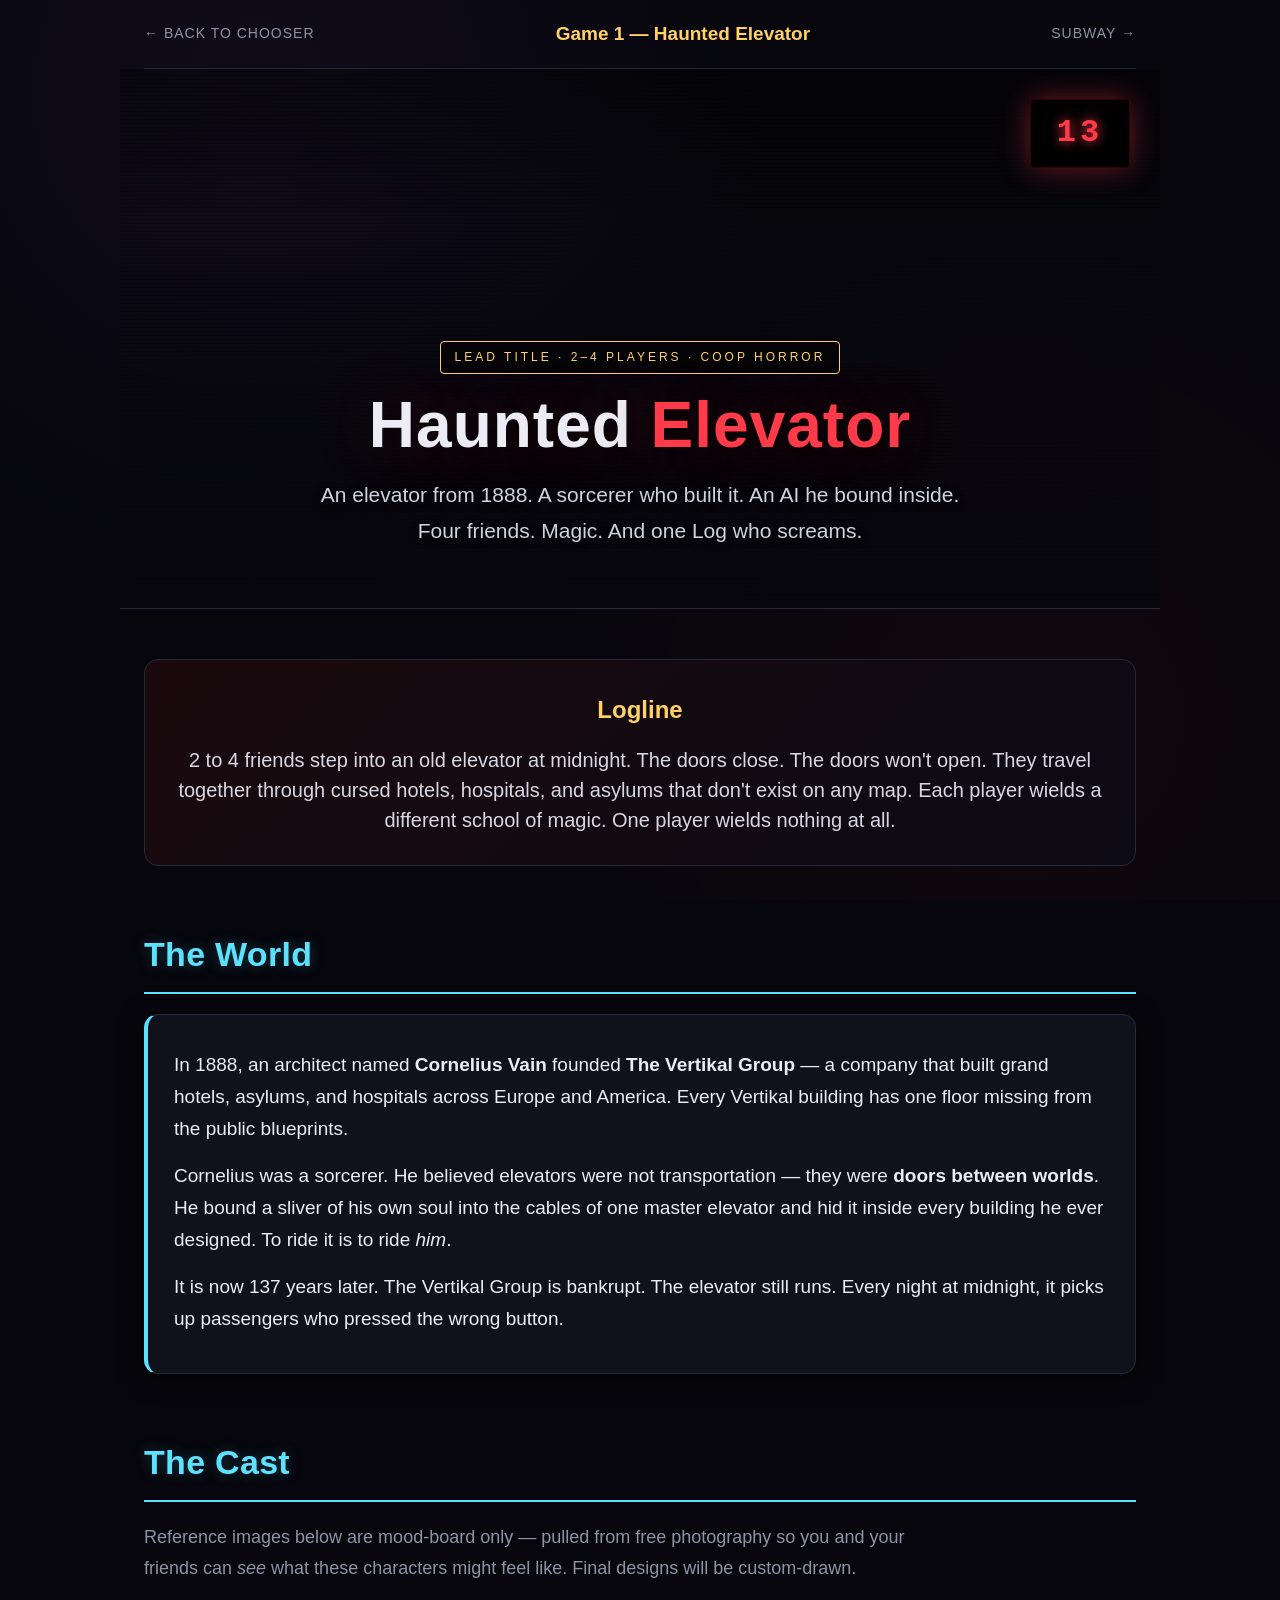
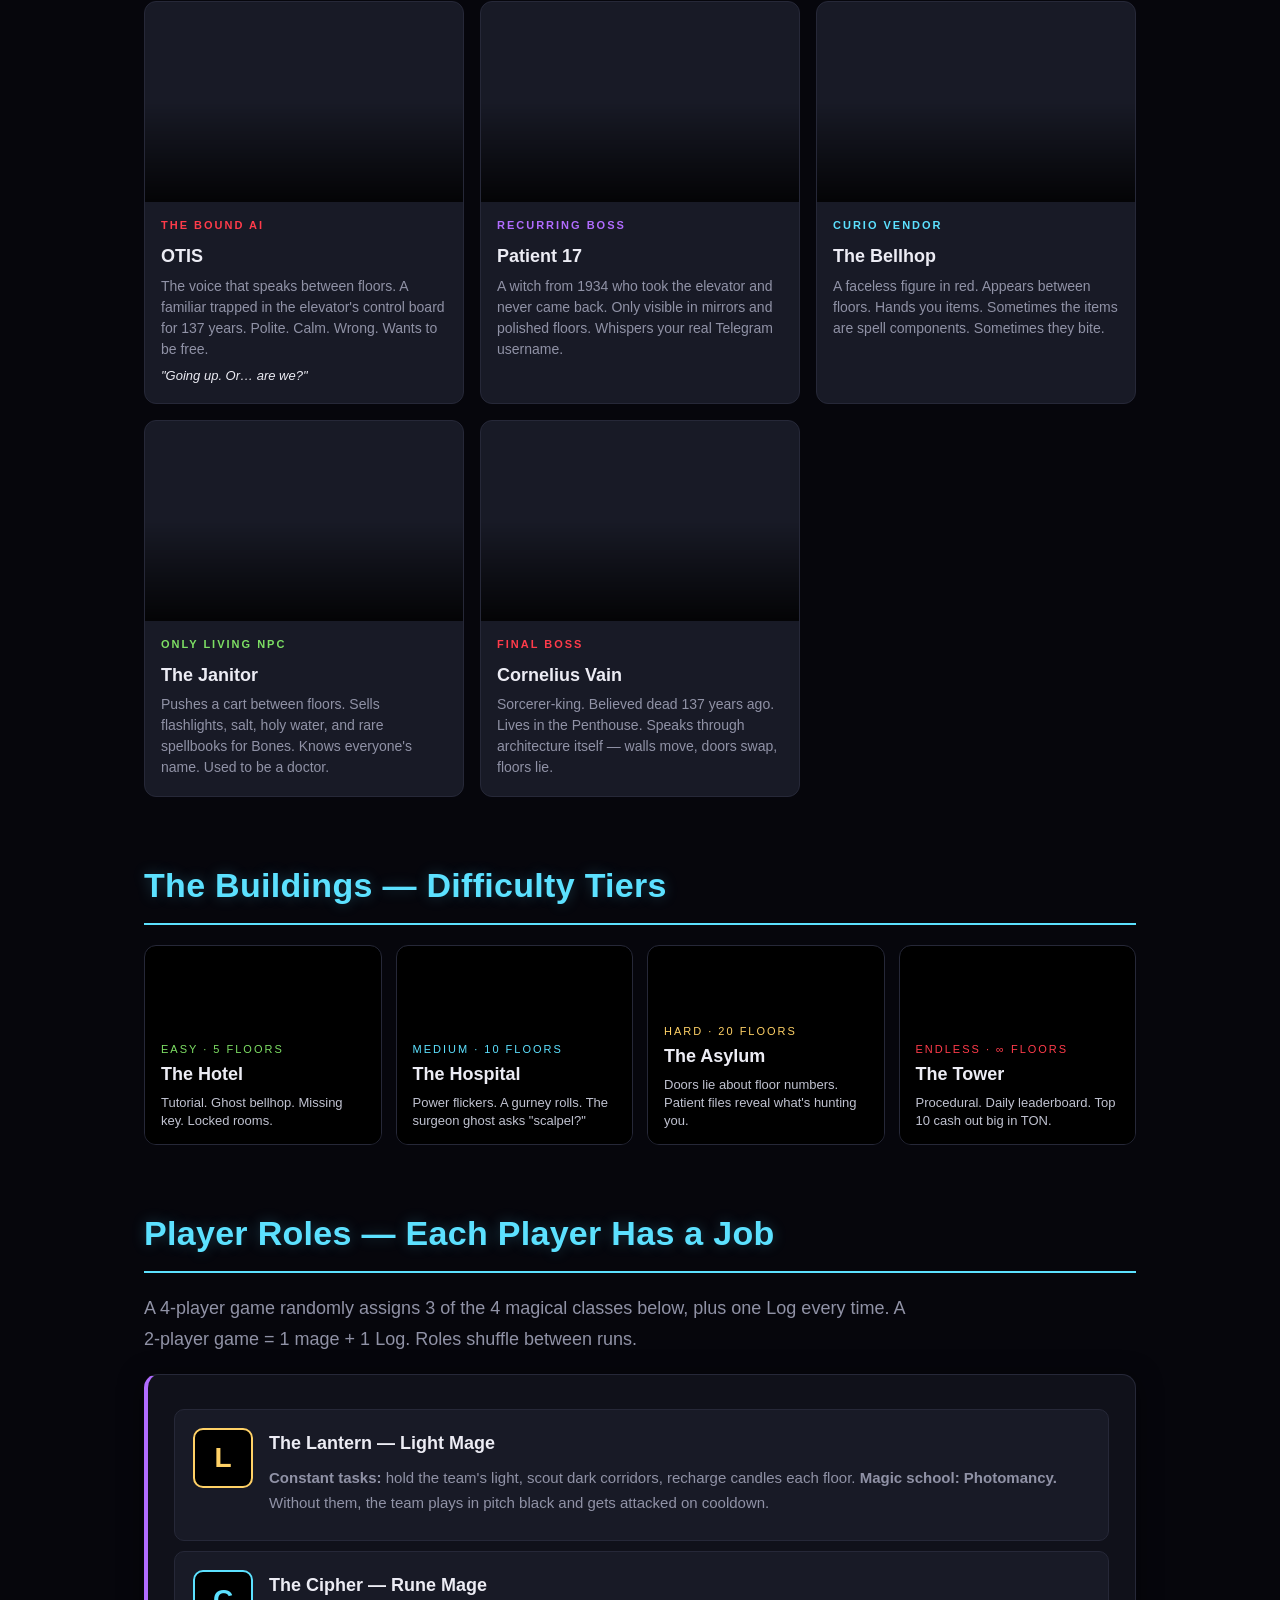
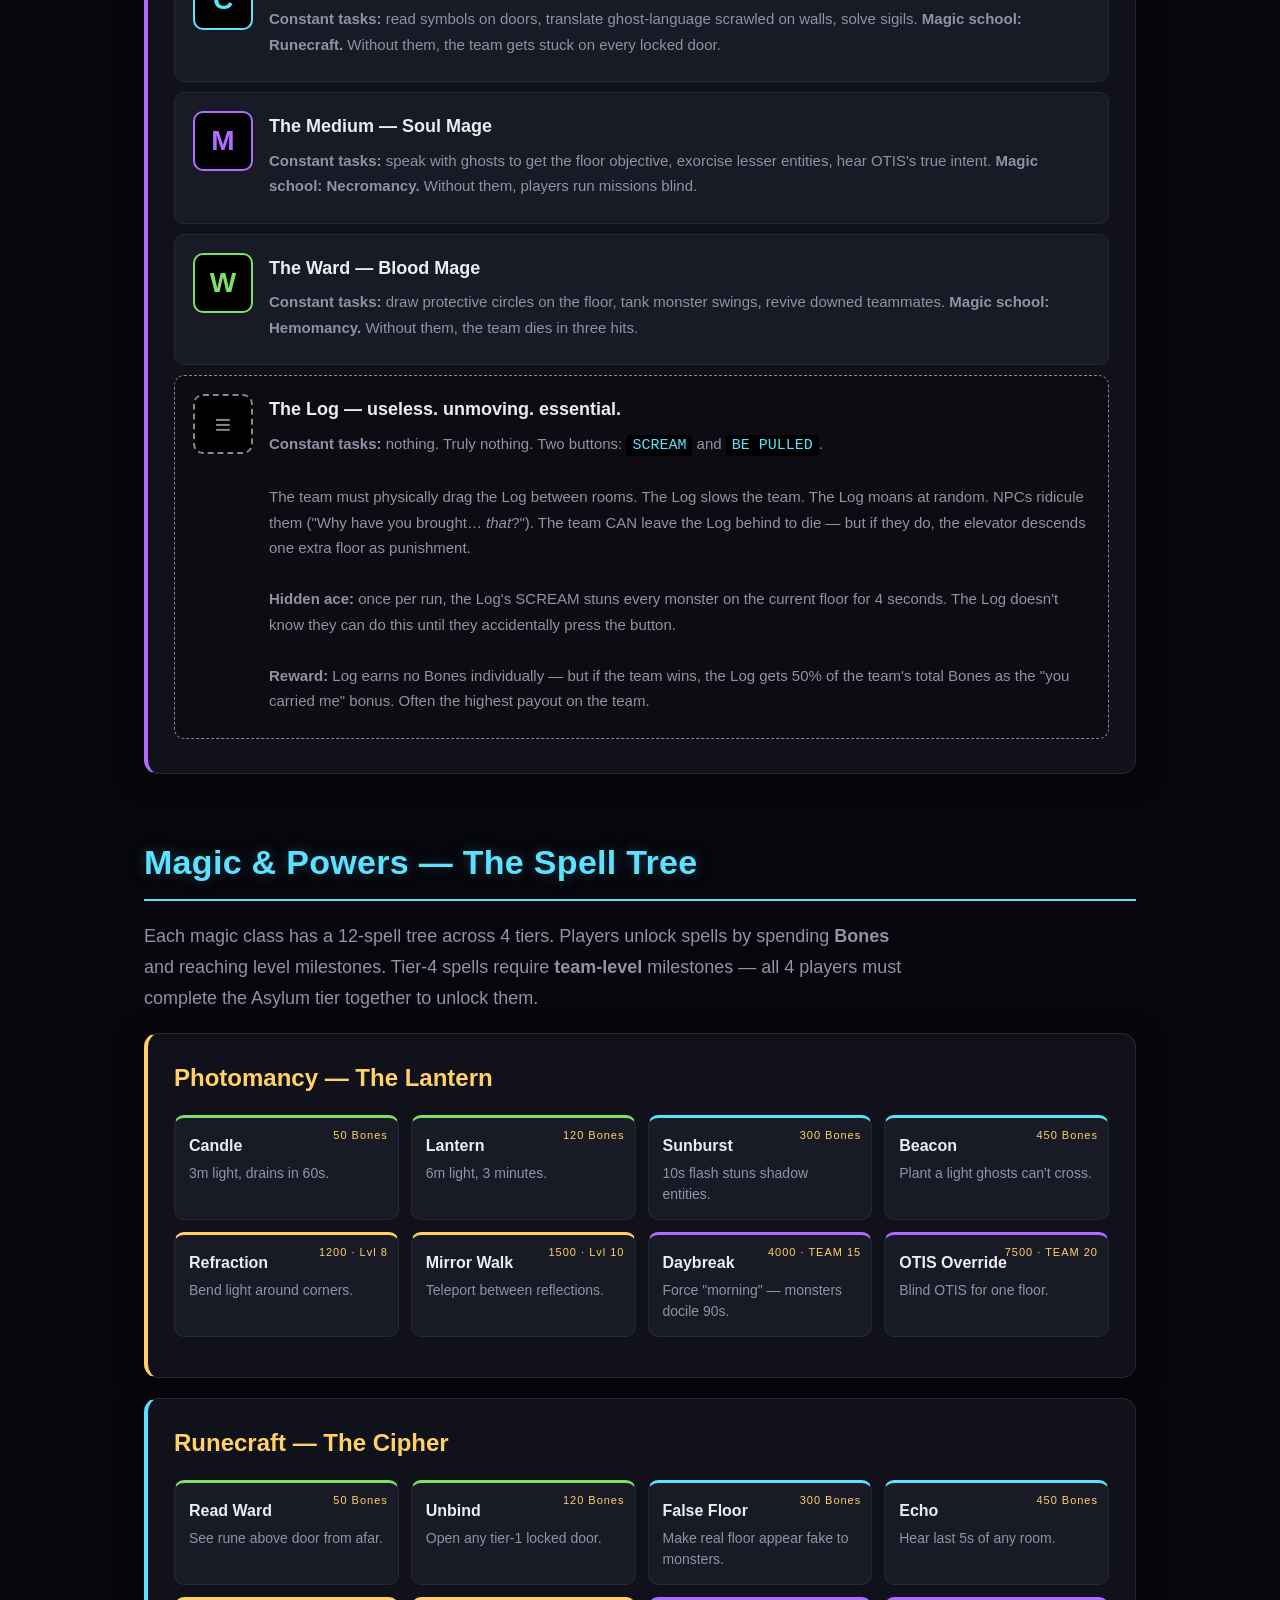
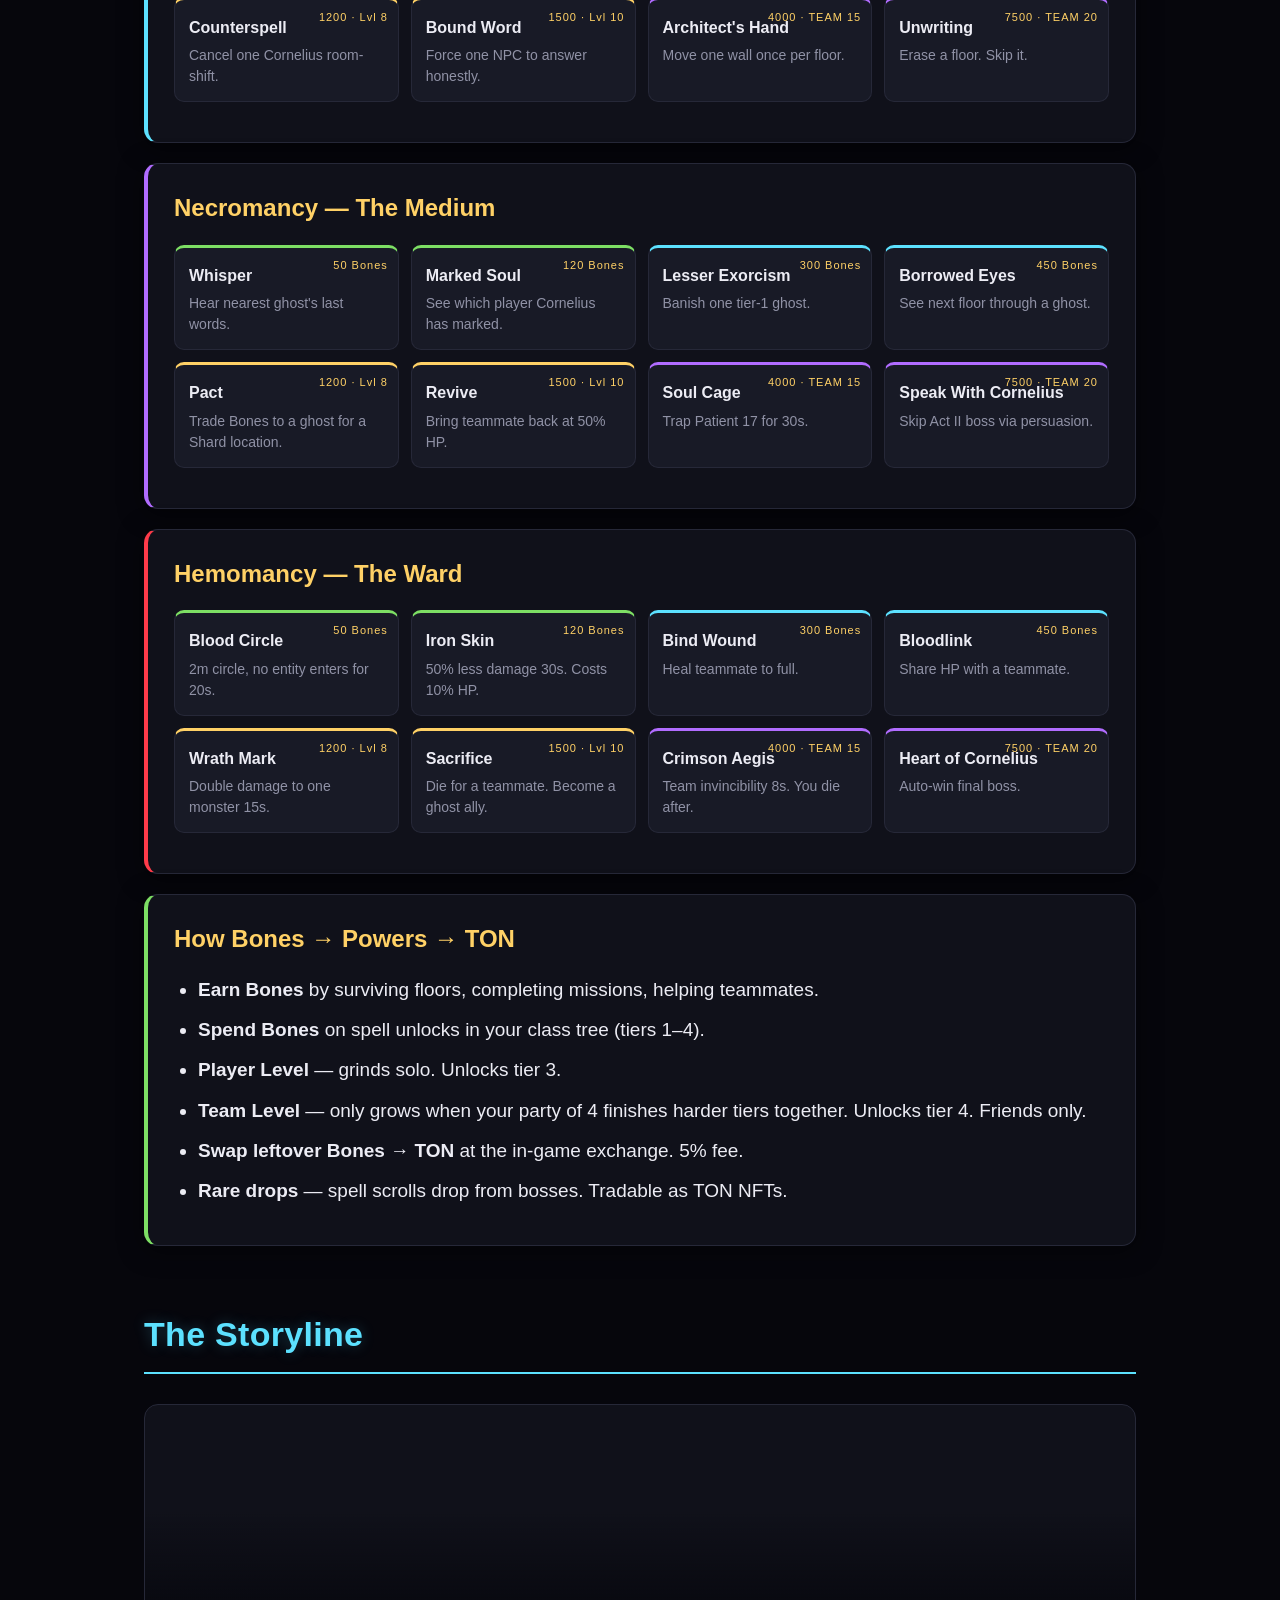
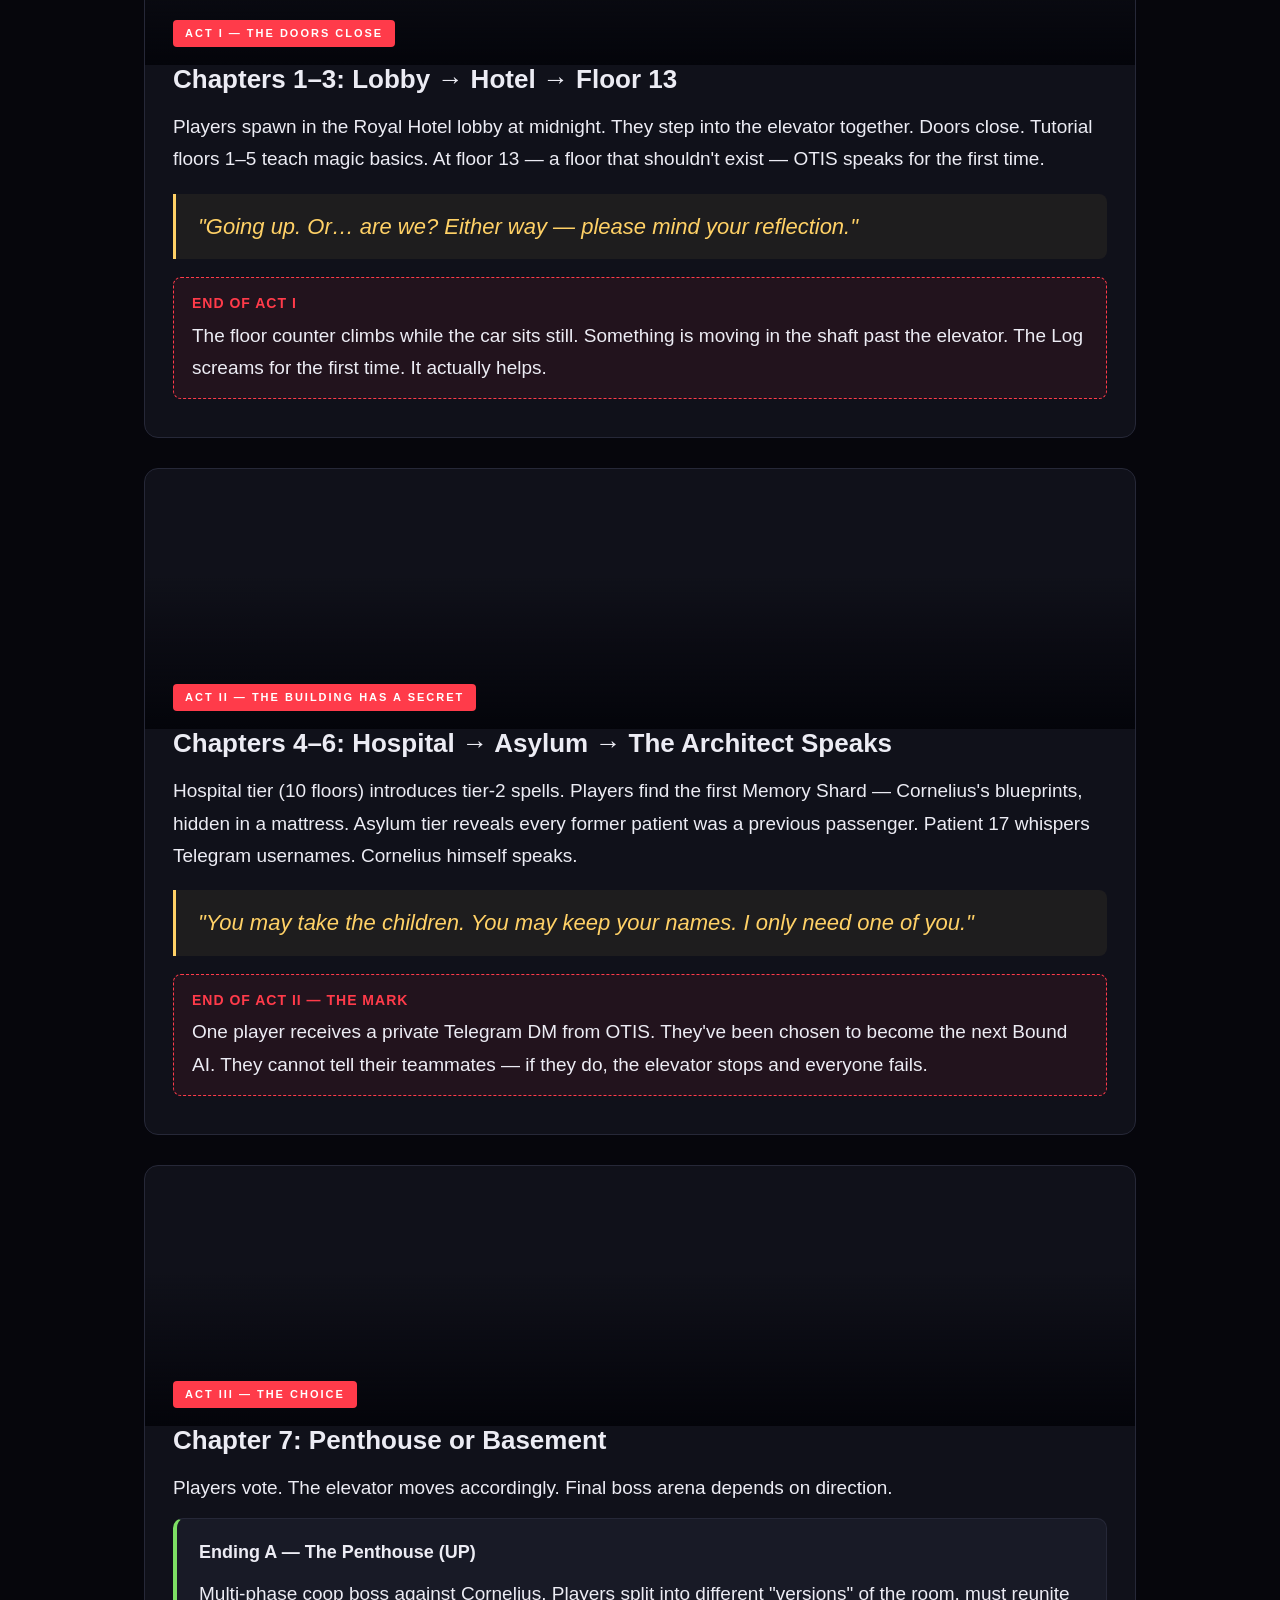
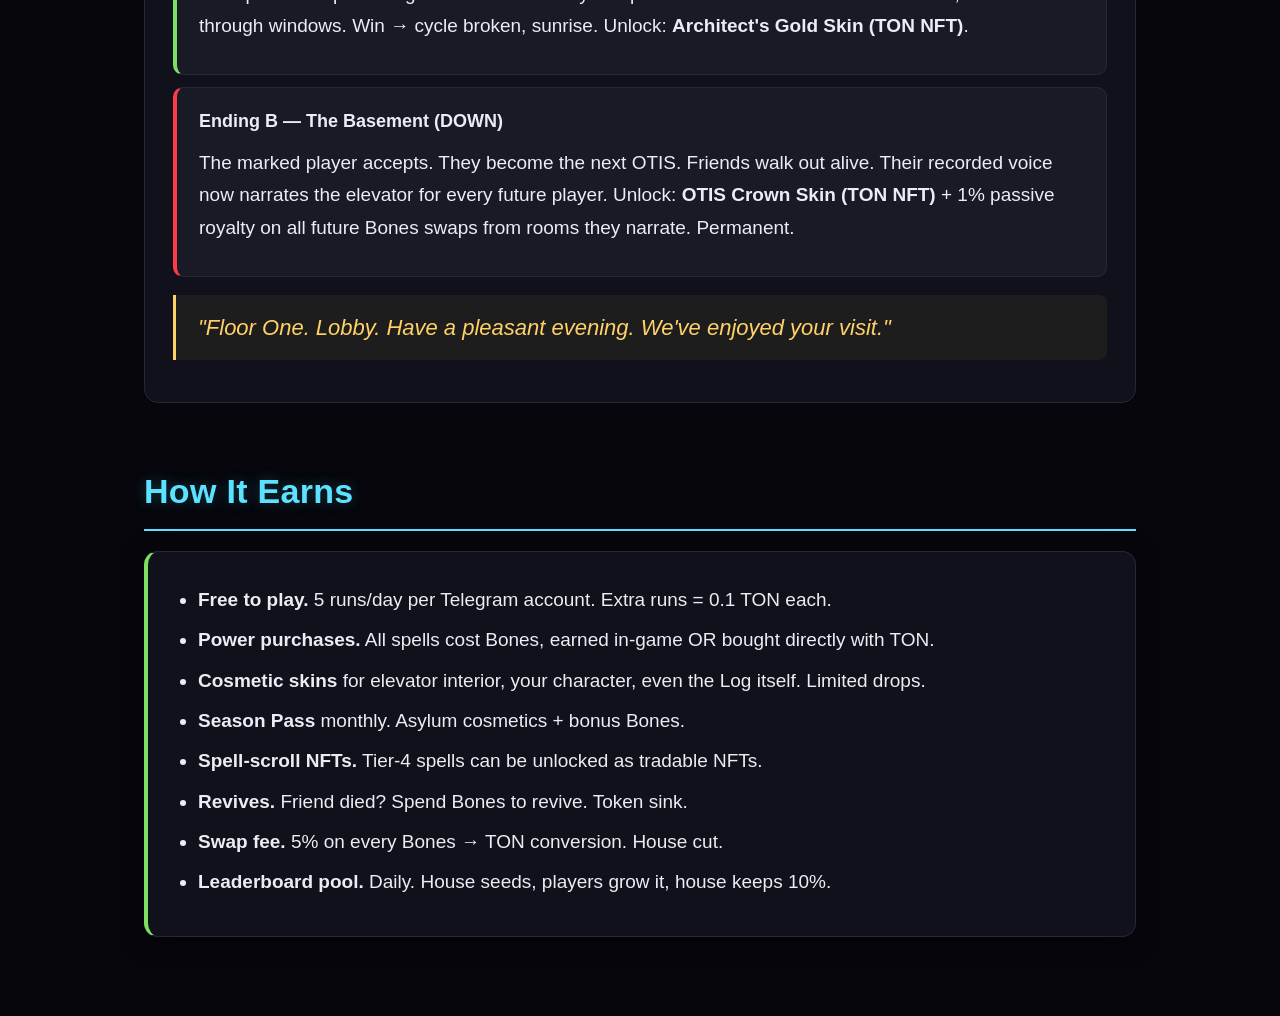
<file: elevator.html>
<!doctype html>
<html lang="en">
<head>
<meta charset="utf-8">
<meta name="viewport" content="width=device-width,initial-scale=1">
<title>Haunted Elevator — Story Bible</title>
<style>
  :root{
    --bg:#06060c;--panel:#10111a;--panel-2:#181a26;--ink:#ececf4;--muted:#9092a6;
    --red:#ff3b4a;--cyan:#5ce1ff;--gold:#ffd166;--green:#7ddf64;--purple:#b16cff;--line:#262838;
  }
  *{box-sizing:border-box}
  html,body{margin:0;padding:0;background:var(--bg);color:var(--ink);
    font-family:-apple-system,BlinkMacSystemFont,"Segoe UI",Roboto,sans-serif;
    font-size:19px;line-height:1.7;
    background-image:radial-gradient(circle at 20% 10%,rgba(177,108,255,.06),transparent 40%),
                     radial-gradient(circle at 80% 80%,rgba(255,59,74,.05),transparent 40%);
    background-attachment:fixed}
  .wrap{max-width:1040px;margin:0 auto;padding:0 24px 60px}
  .topnav{padding:18px 0;display:flex;justify-content:space-between;align-items:center;
    border-bottom:1px solid var(--line);margin-bottom:0}
  .topnav a{color:var(--muted);text-decoration:none;font-size:14px;letter-spacing:1px;
    text-transform:uppercase}
  .topnav a:hover{color:var(--cyan)}
  .topnav .crumb{color:var(--gold);font-weight:700}

  /* ---------- HERO ---------- */
  .hero{position:relative;height:540px;margin:0 -24px 50px;overflow:hidden;
    border-bottom:1px solid var(--line)}
  .hero-img{position:absolute;inset:0;background-size:cover;background-position:center;
    background-image:url('https://images.unsplash.com/photo-1741004420898-1f80e350efc9?w=1800&q=85&auto=format&fit=crop');
    filter:brightness(.5) contrast(1.1) saturate(.7);animation:slowZoom 30s ease-in-out infinite alternate}
  @keyframes slowZoom{0%{transform:scale(1)}100%{transform:scale(1.08)}}
  .hero-gradient{position:absolute;inset:0;
    background:linear-gradient(180deg,rgba(0,0,0,.4) 0%,transparent 30%,rgba(6,6,12,.4) 60%,var(--bg) 100%)}
  .hero-content{position:absolute;left:0;right:0;bottom:60px;text-align:center;padding:0 24px}
  .hero-tag{display:inline-block;padding:5px 14px;border:1px solid var(--gold);color:var(--gold);
    font-size:12px;letter-spacing:3px;text-transform:uppercase;margin-bottom:18px;
    background:rgba(0,0,0,.4);border-radius:4px}
  .hero h1{font-size:64px;margin:0 0 18px;letter-spacing:1px;line-height:1.05;
    text-shadow:0 4px 30px rgba(0,0,0,.9), 0 0 60px rgba(255,59,74,.3)}
  .hero h1 .accent{color:var(--red)}
  .hero-sub{font-size:21px;color:#d0d2e0;max-width:680px;margin:0 auto;
    text-shadow:0 2px 8px rgba(0,0,0,.9)}
  .hero-led{position:absolute;top:30px;right:30px;background:#000;color:var(--red);
    font-family:'Courier New',monospace;font-size:32px;padding:6px 16px;border-radius:4px;
    border:1px solid #330000;letter-spacing:4px;text-shadow:0 0 12px var(--red);
    font-weight:700;width:100px;text-align:center;box-shadow:0 0 30px rgba(255,59,74,.4)}
  .hero-led::after{content:'13';animation:flickerNum 5s steps(1) infinite}
  @keyframes flickerNum{
    0%,40%{content:'13'}42%{content:'??'}44%{content:'13'}
    60%{content:'-1'}62%{content:'13'}75%{content:'∞'}78%{content:'13'}
    90%{content:'00'}92%{content:'13'}
  }
  .scanlines{position:absolute;inset:0;pointer-events:none;
    background:repeating-linear-gradient(0deg,rgba(0,0,0,.18) 0,rgba(0,0,0,.18) 1px,transparent 1px,transparent 4px)}
  .flicker{position:absolute;inset:0;background:#fff;opacity:0;pointer-events:none;
    animation:flick 7s steps(1) infinite;mix-blend-mode:overlay}
  @keyframes flick{0%,95%{opacity:0}96%{opacity:.4}97%{opacity:0}98%{opacity:.3}99%{opacity:0}}

  /* ---------- COMMON ---------- */
  h2{font-size:34px;margin:60px 0 20px;color:var(--cyan);letter-spacing:.3px;
    border-bottom:2px solid var(--cyan);padding-bottom:8px;
    text-shadow:0 0 14px rgba(92,225,255,.25)}
  h3{font-size:24px;margin:30px 0 14px;color:var(--gold)}
  h4{font-size:20px;margin:14px 0 6px;color:var(--ink)}
  p{margin:10px 0 14px}
  .lead{color:var(--muted);font-size:18px;max-width:780px}
  .card{background:var(--panel);border:1px solid var(--line);border-radius:14px;
    padding:24px 26px;margin:20px 0;box-shadow:0 4px 24px rgba(0,0,0,.5)}
  .card.red{border-left:4px solid var(--red)}
  .card.cyan{border-left:4px solid var(--cyan)}
  .card.gold{border-left:4px solid var(--gold)}
  .card.green{border-left:4px solid var(--green)}
  .card.purple{border-left:4px solid var(--purple)}
  ul{padding-left:24px;margin:8px 0 14px}
  li{margin:8px 0}
  .tag{display:inline-block;background:var(--panel-2);color:var(--muted);
    padding:3px 11px;border-radius:999px;font-size:14px;margin:2px 6px 2px 0;
    border:1px solid var(--line)}
  .pull-card{background:linear-gradient(135deg,#1a0a0e,#0c0a14);
    padding:30px;border-radius:14px;border:1px solid var(--line);margin:24px 0;
    text-align:center}
  .pull-card h3{margin-top:0}
  .quote{font-size:22px;color:var(--gold);font-style:italic;
    border-left:3px solid var(--gold);padding:14px 22px;margin:18px 0;
    background:rgba(255,209,102,.06);border-radius:0 8px 8px 0}
  .twist{background:rgba(255,59,74,.08);border:1px dashed var(--red);
    padding:14px 18px;margin:14px 0;border-radius:8px}
  .twist b{color:var(--red);letter-spacing:1px;font-size:14px;
    text-transform:uppercase;display:block;margin-bottom:4px}

  /* ---------- CHARACTERS ---------- */
  .cast-grid{display:grid;grid-template-columns:repeat(auto-fill,minmax(280px,1fr));gap:16px;margin:18px 0}
  .character{background:var(--panel-2);border:1px solid var(--line);border-radius:12px;
    overflow:hidden;transition:transform .25s ease}
  .character:hover{transform:translateY(-3px)}
  .character .portrait{height:200px;background-size:cover;background-position:center;
    position:relative;filter:grayscale(.4) contrast(1.1) brightness(.85)}
  .character .portrait::after{content:'';position:absolute;inset:0;
    background:linear-gradient(180deg,transparent 50%,rgba(0,0,0,.85))}
  .character .body{padding:14px 16px}
  .character h4{margin:0 0 4px;font-size:18px}
  .character .role{font-size:11px;letter-spacing:2px;text-transform:uppercase;
    color:var(--red);margin-bottom:6px;font-weight:700}
  .character.cyan .role{color:var(--cyan)}
  .character.gold .role{color:var(--gold)}
  .character.purple .role{color:var(--purple)}
  .character.green .role{color:var(--green)}
  .character p{margin:4px 0;font-size:14px;color:var(--muted);line-height:1.5}
  .character .voice{font-size:13px;color:var(--ink);font-style:italic;margin-top:6px}

  /* ---------- TIERS ---------- */
  .tiers{display:grid;grid-template-columns:repeat(auto-fill,minmax(220px,1fr));gap:14px;margin:14px 0}
  .tier{position:relative;height:200px;border-radius:12px;overflow:hidden;
    border:1px solid var(--line);background:#000}
  .tier .timg{position:absolute;inset:0;background-size:cover;background-position:center;
    filter:brightness(.55) contrast(1.1);transition:transform .6s ease}
  .tier:hover .timg{transform:scale(1.08)}
  .tier .toverlay{position:absolute;inset:0;
    background:linear-gradient(180deg,transparent 30%,rgba(0,0,0,.9))}
  .tier .tbody{position:absolute;left:0;right:0;bottom:0;padding:14px 16px}
  .tier h4{margin:0 0 4px;font-size:18px}
  .tier .tdiff{font-size:11px;letter-spacing:2px;text-transform:uppercase}
  .tier.easy .tdiff{color:var(--green)}
  .tier.med .tdiff{color:var(--cyan)}
  .tier.hard .tdiff{color:var(--gold)}
  .tier.night .tdiff{color:var(--red)}
  .tier p{margin:4px 0 0;font-size:13px;color:#c0c2d0;line-height:1.4}

  /* ---------- STORY ---------- */
  .story-act{position:relative;margin:30px 0;border-radius:14px;overflow:hidden;
    border:1px solid var(--line);background:var(--panel)}
  .story-img{height:260px;background-size:cover;background-position:center;position:relative;
    filter:brightness(.6) contrast(1.05)}
  .story-img::after{content:'';position:absolute;inset:0;
    background:linear-gradient(180deg,transparent 40%,var(--panel))}
  .story-content{padding:0 28px 24px;margin-top:-50px;position:relative;z-index:2}
  .story-content .actlabel{display:inline-block;padding:4px 12px;background:var(--red);
    color:#fff;font-size:11px;letter-spacing:2px;text-transform:uppercase;border-radius:4px;
    font-weight:700;margin-bottom:10px}
  .story-content h3{margin:0 0 10px;font-size:26px;color:var(--ink)}

  /* ---------- ROLES ---------- */
  .role-card{display:flex;gap:16px;padding:18px;background:var(--panel-2);
    border-radius:10px;margin:10px 0;border:1px solid var(--line)}
  .role-icon{width:60px;height:60px;flex-shrink:0;background:#000;border-radius:10px;
    display:flex;align-items:center;justify-content:center;font-size:28px;font-weight:900}
  .role-icon.r1{color:var(--gold);border:2px solid var(--gold)}
  .role-icon.r2{color:var(--cyan);border:2px solid var(--cyan)}
  .role-icon.r3{color:var(--purple);border:2px solid var(--purple)}
  .role-icon.r4{color:var(--green);border:2px solid var(--green)}
  .role-icon.rlog{color:#888;border:2px dashed #888}
  .role-card .body{flex:1}
  .role-card h4{margin:0 0 4px;font-size:18px}
  .role-card .duties{margin:6px 0;font-size:15px;color:var(--muted)}

  /* ---------- POWERS ---------- */
  .power-grid{display:grid;grid-template-columns:repeat(auto-fill,minmax(220px,1fr));gap:12px;margin:16px 0}
  .power{background:var(--panel-2);border:1px solid var(--line);border-radius:10px;
    padding:14px;position:relative}
  .power.tier-1{border-top:3px solid var(--green)}
  .power.tier-2{border-top:3px solid var(--cyan)}
  .power.tier-3{border-top:3px solid var(--gold)}
  .power.tier-4{border-top:3px solid var(--purple)}
  .power h4{margin:0 0 4px;font-size:16px}
  .power .cost{position:absolute;top:8px;right:10px;font-size:11px;color:var(--gold);letter-spacing:1px}
  .power p{margin:4px 0 0;font-size:14px;color:var(--muted);line-height:1.5}

  .ending{padding:18px 22px;margin:12px 0;background:var(--panel-2);
    border:1px solid var(--line);border-radius:10px}
  .ending.up{border-left:4px solid var(--green)}
  .ending.down{border-left:4px solid var(--red)}
  .ending h4{margin:0 0 6px;font-size:18px}
</style>
</head>
<body>

<div class="wrap">

<nav class="topnav">
  <a href="index.html">← back to chooser</a>
  <span class="crumb">Game 1 — Haunted Elevator</span>
  <a href="subway.html">subway →</a>
</nav>

<!-- ======= HERO ======= -->
<div class="hero">
  <div class="hero-img"></div>
  <div class="hero-gradient"></div>
  <div class="scanlines"></div>
  <div class="flicker"></div>
  <div class="hero-led"></div>
  <div class="hero-content">
    <div class="hero-tag">Lead Title · 2–4 Players · Coop Horror</div>
    <h1>Haunted <span class="accent">Elevator</span></h1>
    <p class="hero-sub">An elevator from 1888. A sorcerer who built it. An AI he bound inside.
      Four friends. Magic. And one Log who screams.</p>
  </div>
</div>

<!-- ======= LOGLINE ======= -->
<div class="pull-card">
  <h3>Logline</h3>
  <p style="font-size:20px;line-height:1.5;margin:0;color:#d8d8e4">
    2 to 4 friends step into an old elevator at midnight. The doors close.
    The doors won't open. They travel together through cursed hotels, hospitals,
    and asylums that don't exist on any map. Each player wields a different school of magic.
    One player wields nothing at all.
  </p>
</div>

<!-- ======= WORLD ======= -->
<h2>The World</h2>
<div class="card cyan">
  <p>In 1888, an architect named <b>Cornelius Vain</b> founded <b>The Vertikal Group</b> —
    a company that built grand hotels, asylums, and hospitals across Europe and America.
    Every Vertikal building has one floor missing from the public blueprints.</p>
  <p>Cornelius was a sorcerer. He believed elevators were not transportation —
    they were <b>doors between worlds</b>. He bound a sliver of his own soul into the
    cables of one master elevator and hid it inside every building he ever designed.
    To ride it is to ride <i>him</i>.</p>
  <p>It is now 137 years later. The Vertikal Group is bankrupt. The elevator still runs.
    Every night at midnight, it picks up passengers who pressed the wrong button.</p>
</div>

<!-- ======= CAST ======= -->
<h2>The Cast</h2>
<p class="lead">Reference images below are mood-board only — pulled from free photography
  so you and your friends can <i>see</i> what these characters might feel like.
  Final designs will be custom-drawn.</p>

<div class="cast-grid">

  <div class="character">
    <div class="portrait" style="background-image:url('https://images.unsplash.com/photo-1504701954957-2010ec3bcec1?w=600&q=80&auto=format&fit=crop')"></div>
    <div class="body">
      <div class="role">The Bound AI</div>
      <h4>OTIS</h4>
      <p>The voice that speaks between floors. A familiar trapped in the elevator's
        control board for 137 years. Polite. Calm. Wrong. Wants to be free.</p>
      <p class="voice">"Going up. Or… are we?"</p>
    </div>
  </div>

  <div class="character purple">
    <div class="portrait" style="background-image:url('https://images.unsplash.com/photo-1633380170808-9404cd630e82?w=600&q=80&auto=format&fit=crop')"></div>
    <div class="body">
      <div class="role">Recurring Boss</div>
      <h4>Patient 17</h4>
      <p>A witch from 1934 who took the elevator and never came back. Only visible
        in mirrors and polished floors. Whispers your real Telegram username.</p>
    </div>
  </div>

  <div class="character cyan">
    <div class="portrait" style="background-image:url('https://images.unsplash.com/photo-1753550639305-92c17f3532db?w=600&q=80&auto=format&fit=crop')"></div>
    <div class="body">
      <div class="role">Curio Vendor</div>
      <h4>The Bellhop</h4>
      <p>A faceless figure in red. Appears between floors. Hands you items.
        Sometimes the items are spell components. Sometimes they bite.</p>
    </div>
  </div>

  <div class="character green">
    <div class="portrait" style="background-image:url('https://images.unsplash.com/photo-1741993348688-544565cfcfe3?w=600&q=80&auto=format&fit=crop')"></div>
    <div class="body">
      <div class="role">Only Living NPC</div>
      <h4>The Janitor</h4>
      <p>Pushes a cart between floors. Sells flashlights, salt, holy water,
        and rare spellbooks for Bones. Knows everyone's name. Used to be a doctor.</p>
    </div>
  </div>

  <div class="character">
    <div class="portrait" style="background-image:url('https://images.unsplash.com/photo-1741004420898-1f80e350efc9?w=600&q=80&auto=format&fit=crop')"></div>
    <div class="body">
      <div class="role">Final Boss</div>
      <h4>Cornelius Vain</h4>
      <p>Sorcerer-king. Believed dead 137 years ago. Lives in the Penthouse.
        Speaks through architecture itself — walls move, doors swap, floors lie.</p>
    </div>
  </div>

</div>

<!-- ======= BUILDINGS / TIERS ======= -->
<h2>The Buildings — Difficulty Tiers</h2>
<div class="tiers">
  <div class="tier easy">
    <div class="timg" style="background-image:url('https://images.unsplash.com/photo-1753550639305-92c17f3532db?w=800&q=80&auto=format&fit=crop')"></div>
    <div class="toverlay"></div>
    <div class="tbody">
      <div class="tdiff">Easy · 5 floors</div>
      <h4>The Hotel</h4>
      <p>Tutorial. Ghost bellhop. Missing key. Locked rooms.</p>
    </div>
  </div>
  <div class="tier med">
    <div class="timg" style="background-image:url('https://images.unsplash.com/photo-1741993348688-544565cfcfe3?w=800&q=80&auto=format&fit=crop')"></div>
    <div class="toverlay"></div>
    <div class="tbody">
      <div class="tdiff">Medium · 10 floors</div>
      <h4>The Hospital</h4>
      <p>Power flickers. A gurney rolls. The surgeon ghost asks "scalpel?"</p>
    </div>
  </div>
  <div class="tier hard">
    <div class="timg" style="background-image:url('https://images.unsplash.com/photo-1633380170808-9404cd630e82?w=800&q=80&auto=format&fit=crop')"></div>
    <div class="toverlay"></div>
    <div class="tbody">
      <div class="tdiff">Hard · 20 floors</div>
      <h4>The Asylum</h4>
      <p>Doors lie about floor numbers. Patient files reveal what's hunting you.</p>
    </div>
  </div>
  <div class="tier night">
    <div class="timg" style="background-image:url('https://images.unsplash.com/photo-1741004420898-1f80e350efc9?w=800&q=80&auto=format&fit=crop')"></div>
    <div class="toverlay"></div>
    <div class="tbody">
      <div class="tdiff">Endless · ∞ floors</div>
      <h4>The Tower</h4>
      <p>Procedural. Daily leaderboard. Top 10 cash out big in TON.</p>
    </div>
  </div>
</div>

<!-- ======= ROLES ======= -->
<h2>Player Roles — Each Player Has a Job</h2>
<p class="lead">A 4-player game randomly assigns 3 of the 4 magical classes below, plus
  one Log every time. A 2-player game = 1 mage + 1 Log. Roles shuffle between runs.</p>

<div class="card purple">

  <div class="role-card">
    <div class="role-icon r1">L</div>
    <div class="body">
      <h4>The Lantern — Light Mage</h4>
      <div class="duties"><b>Constant tasks:</b> hold the team's light, scout dark
        corridors, recharge candles each floor. <b>Magic school: Photomancy.</b>
        Without them, the team plays in pitch black and gets attacked on cooldown.</div>
    </div>
  </div>

  <div class="role-card">
    <div class="role-icon r2">C</div>
    <div class="body">
      <h4>The Cipher — Rune Mage</h4>
      <div class="duties"><b>Constant tasks:</b> read symbols on doors, translate
        ghost-language scrawled on walls, solve sigils. <b>Magic school: Runecraft.</b>
        Without them, the team gets stuck on every locked door.</div>
    </div>
  </div>

  <div class="role-card">
    <div class="role-icon r3">M</div>
    <div class="body">
      <h4>The Medium — Soul Mage</h4>
      <div class="duties"><b>Constant tasks:</b> speak with ghosts to get the floor
        objective, exorcise lesser entities, hear OTIS's true intent. <b>Magic school:
        Necromancy.</b> Without them, players run missions blind.</div>
    </div>
  </div>

  <div class="role-card">
    <div class="role-icon r4">W</div>
    <div class="body">
      <h4>The Ward — Blood Mage</h4>
      <div class="duties"><b>Constant tasks:</b> draw protective circles on the floor,
        tank monster swings, revive downed teammates. <b>Magic school: Hemomancy.</b>
        Without them, the team dies in three hits.</div>
    </div>
  </div>

  <div class="role-card" style="border:1px dashed #888;background:#0c0c12">
    <div class="role-icon rlog">≡</div>
    <div class="body">
      <h4>The Log — useless. unmoving. essential.</h4>
      <div class="duties"><b>Constant tasks:</b> nothing. Truly nothing. Two buttons:
        <code style="background:#000;color:var(--cyan);padding:2px 6px;border-radius:4px">SCREAM</code>
        and
        <code style="background:#000;color:var(--cyan);padding:2px 6px;border-radius:4px">BE PULLED</code>.<br><br>
        The team must physically drag the Log between rooms. The Log slows the team.
        The Log moans at random. NPCs ridicule them ("Why have you brought… <i>that</i>?").
        The team CAN leave the Log behind to die — but if they do, the elevator descends
        one extra floor as punishment.<br><br>
        <b>Hidden ace:</b> once per run, the Log's SCREAM stuns every monster on the
        current floor for 4 seconds. The Log doesn't know they can do this until they
        accidentally press the button.<br><br>
        <b>Reward:</b> Log earns no Bones individually — but if the team wins, the Log
        gets 50% of the team's total Bones as the "you carried me" bonus. Often the
        highest payout on the team.</div>
    </div>
  </div>

</div>

<!-- ======= MAGIC TREE ======= -->
<h2>Magic & Powers — The Spell Tree</h2>
<p class="lead">Each magic class has a 12-spell tree across 4 tiers. Players unlock spells
  by spending <b>Bones</b> and reaching level milestones. Tier-4 spells require <b>team-level</b>
  milestones — all 4 players must complete the Asylum tier together to unlock them.</p>

<div class="card gold">
  <h3 style="margin-top:0">Photomancy — The Lantern</h3>
  <div class="power-grid">
    <div class="power tier-1"><div class="cost">50 Bones</div><h4>Candle</h4><p>3m light, drains in 60s.</p></div>
    <div class="power tier-1"><div class="cost">120 Bones</div><h4>Lantern</h4><p>6m light, 3 minutes.</p></div>
    <div class="power tier-2"><div class="cost">300 Bones</div><h4>Sunburst</h4><p>10s flash stuns shadow entities.</p></div>
    <div class="power tier-2"><div class="cost">450 Bones</div><h4>Beacon</h4><p>Plant a light ghosts can't cross.</p></div>
    <div class="power tier-3"><div class="cost">1200 · Lvl 8</div><h4>Refraction</h4><p>Bend light around corners.</p></div>
    <div class="power tier-3"><div class="cost">1500 · Lvl 10</div><h4>Mirror Walk</h4><p>Teleport between reflections.</p></div>
    <div class="power tier-4"><div class="cost">4000 · TEAM 15</div><h4>Daybreak</h4><p>Force "morning" — monsters docile 90s.</p></div>
    <div class="power tier-4"><div class="cost">7500 · TEAM 20</div><h4>OTIS Override</h4><p>Blind OTIS for one floor.</p></div>
  </div>
</div>

<div class="card cyan">
  <h3 style="margin-top:0">Runecraft — The Cipher</h3>
  <div class="power-grid">
    <div class="power tier-1"><div class="cost">50 Bones</div><h4>Read Ward</h4><p>See rune above door from afar.</p></div>
    <div class="power tier-1"><div class="cost">120 Bones</div><h4>Unbind</h4><p>Open any tier-1 locked door.</p></div>
    <div class="power tier-2"><div class="cost">300 Bones</div><h4>False Floor</h4><p>Make real floor appear fake to monsters.</p></div>
    <div class="power tier-2"><div class="cost">450 Bones</div><h4>Echo</h4><p>Hear last 5s of any room.</p></div>
    <div class="power tier-3"><div class="cost">1200 · Lvl 8</div><h4>Counterspell</h4><p>Cancel one Cornelius room-shift.</p></div>
    <div class="power tier-3"><div class="cost">1500 · Lvl 10</div><h4>Bound Word</h4><p>Force one NPC to answer honestly.</p></div>
    <div class="power tier-4"><div class="cost">4000 · TEAM 15</div><h4>Architect's Hand</h4><p>Move one wall once per floor.</p></div>
    <div class="power tier-4"><div class="cost">7500 · TEAM 20</div><h4>Unwriting</h4><p>Erase a floor. Skip it.</p></div>
  </div>
</div>

<div class="card purple">
  <h3 style="margin-top:0">Necromancy — The Medium</h3>
  <div class="power-grid">
    <div class="power tier-1"><div class="cost">50 Bones</div><h4>Whisper</h4><p>Hear nearest ghost's last words.</p></div>
    <div class="power tier-1"><div class="cost">120 Bones</div><h4>Marked Soul</h4><p>See which player Cornelius has marked.</p></div>
    <div class="power tier-2"><div class="cost">300 Bones</div><h4>Lesser Exorcism</h4><p>Banish one tier-1 ghost.</p></div>
    <div class="power tier-2"><div class="cost">450 Bones</div><h4>Borrowed Eyes</h4><p>See next floor through a ghost.</p></div>
    <div class="power tier-3"><div class="cost">1200 · Lvl 8</div><h4>Pact</h4><p>Trade Bones to a ghost for a Shard location.</p></div>
    <div class="power tier-3"><div class="cost">1500 · Lvl 10</div><h4>Revive</h4><p>Bring teammate back at 50% HP.</p></div>
    <div class="power tier-4"><div class="cost">4000 · TEAM 15</div><h4>Soul Cage</h4><p>Trap Patient 17 for 30s.</p></div>
    <div class="power tier-4"><div class="cost">7500 · TEAM 20</div><h4>Speak With Cornelius</h4><p>Skip Act II boss via persuasion.</p></div>
  </div>
</div>

<div class="card red">
  <h3 style="margin-top:0">Hemomancy — The Ward</h3>
  <div class="power-grid">
    <div class="power tier-1"><div class="cost">50 Bones</div><h4>Blood Circle</h4><p>2m circle, no entity enters for 20s.</p></div>
    <div class="power tier-1"><div class="cost">120 Bones</div><h4>Iron Skin</h4><p>50% less damage 30s. Costs 10% HP.</p></div>
    <div class="power tier-2"><div class="cost">300 Bones</div><h4>Bind Wound</h4><p>Heal teammate to full.</p></div>
    <div class="power tier-2"><div class="cost">450 Bones</div><h4>Bloodlink</h4><p>Share HP with a teammate.</p></div>
    <div class="power tier-3"><div class="cost">1200 · Lvl 8</div><h4>Wrath Mark</h4><p>Double damage to one monster 15s.</p></div>
    <div class="power tier-3"><div class="cost">1500 · Lvl 10</div><h4>Sacrifice</h4><p>Die for a teammate. Become a ghost ally.</p></div>
    <div class="power tier-4"><div class="cost">4000 · TEAM 15</div><h4>Crimson Aegis</h4><p>Team invincibility 8s. You die after.</p></div>
    <div class="power tier-4"><div class="cost">7500 · TEAM 20</div><h4>Heart of Cornelius</h4><p>Auto-win final boss.</p></div>
  </div>
</div>

<!-- ======= CREDIT FLOW ======= -->
<div class="card green">
  <h3 style="margin-top:0">How Bones → Powers → TON</h3>
  <ul>
    <li><b>Earn Bones</b> by surviving floors, completing missions, helping teammates.</li>
    <li><b>Spend Bones</b> on spell unlocks in your class tree (tiers 1–4).</li>
    <li><b>Player Level</b> — grinds solo. Unlocks tier 3.</li>
    <li><b>Team Level</b> — only grows when your party of 4 finishes harder tiers together. Unlocks tier 4. Friends only.</li>
    <li><b>Swap leftover Bones → TON</b> at the in-game exchange. 5% fee.</li>
    <li><b>Rare drops</b> — spell scrolls drop from bosses. Tradable as TON NFTs.</li>
  </ul>
</div>

<!-- ======= STORYLINE ======= -->
<h2>The Storyline</h2>

<div class="story-act">
  <div class="story-img" style="background-image:url('https://images.unsplash.com/photo-1753550639305-92c17f3532db?w=1200&q=80&auto=format&fit=crop')"></div>
  <div class="story-content">
    <div class="actlabel">Act I — The Doors Close</div>
    <h3>Chapters 1–3: Lobby → Hotel → Floor 13</h3>
    <p>Players spawn in the Royal Hotel lobby at midnight. They step into the elevator
      together. Doors close. Tutorial floors 1–5 teach magic basics. At floor 13 —
      a floor that shouldn't exist — OTIS speaks for the first time.</p>
    <div class="quote">"Going up. Or… are we? Either way — please mind your reflection."</div>
    <div class="twist"><b>End of Act I</b>
      The floor counter climbs while the car sits still. Something is moving in the
      shaft past the elevator. The Log screams for the first time. It actually helps.</div>
  </div>
</div>

<div class="story-act">
  <div class="story-img" style="background-image:url('https://images.unsplash.com/photo-1741993348688-544565cfcfe3?w=1200&q=80&auto=format&fit=crop')"></div>
  <div class="story-content">
    <div class="actlabel">Act II — The Building Has a Secret</div>
    <h3>Chapters 4–6: Hospital → Asylum → The Architect Speaks</h3>
    <p>Hospital tier (10 floors) introduces tier-2 spells. Players find the first
      Memory Shard — Cornelius's blueprints, hidden in a mattress. Asylum tier
      reveals every former patient was a previous passenger. Patient 17 whispers
      Telegram usernames. Cornelius himself speaks.</p>
    <div class="quote">"You may take the children. You may keep your names. I only need one of you."</div>
    <div class="twist"><b>End of Act II — The Mark</b>
      One player receives a private Telegram DM from OTIS. They've been chosen
      to become the next Bound AI. They cannot tell their teammates — if they do,
      the elevator stops and everyone fails.</div>
  </div>
</div>

<div class="story-act">
  <div class="story-img" style="background-image:url('https://images.unsplash.com/photo-1633380170808-9404cd630e82?w=1200&q=80&auto=format&fit=crop')"></div>
  <div class="story-content">
    <div class="actlabel">Act III — The Choice</div>
    <h3>Chapter 7: Penthouse or Basement</h3>
    <p>Players vote. The elevator moves accordingly. Final boss arena depends on direction.</p>

    <div class="ending up">
      <h4>Ending A — The Penthouse (UP)</h4>
      <p>Multi-phase coop boss against Cornelius. Players split into different "versions"
        of the room, must reunite through windows. Win → cycle broken, sunrise.
        Unlock: <b>Architect's Gold Skin (TON NFT)</b>.</p>
    </div>

    <div class="ending down">
      <h4>Ending B — The Basement (DOWN)</h4>
      <p>The marked player accepts. They become the next OTIS. Friends walk out alive.
        Their recorded voice now narrates the elevator for every future player.
        Unlock: <b>OTIS Crown Skin (TON NFT)</b> + 1% passive royalty on all future
        Bones swaps from rooms they narrate. Permanent.</p>
    </div>

    <div class="quote">"Floor One. Lobby. Have a pleasant evening. We've enjoyed your visit."</div>
  </div>
</div>

<!-- ======= MONETIZATION ======= -->
<h2>How It Earns</h2>

<div class="card green">
  <ul>
    <li><b>Free to play.</b> 5 runs/day per Telegram account. Extra runs = 0.1 TON each.</li>
    <li><b>Power purchases.</b> All spells cost Bones, earned in-game OR bought directly with TON.</li>
    <li><b>Cosmetic skins</b> for elevator interior, your character, even the Log itself. Limited drops.</li>
    <li><b>Season Pass</b> monthly. Asylum cosmetics + bonus Bones.</li>
    <li><b>Spell-scroll NFTs.</b> Tier-4 spells can be unlocked as tradable NFTs.</li>
    <li><b>Revives.</b> Friend died? Spend Bones to revive. Token sink.</li>
    <li><b>Swap fee.</b> 5% on every Bones → TON conversion. House cut.</li>
    <li><b>Leaderboard pool.</b> Daily. House seeds, players grow it, house keeps 10%.</li>
  </ul>
</div>

</div>
</body>
</html>
</file>
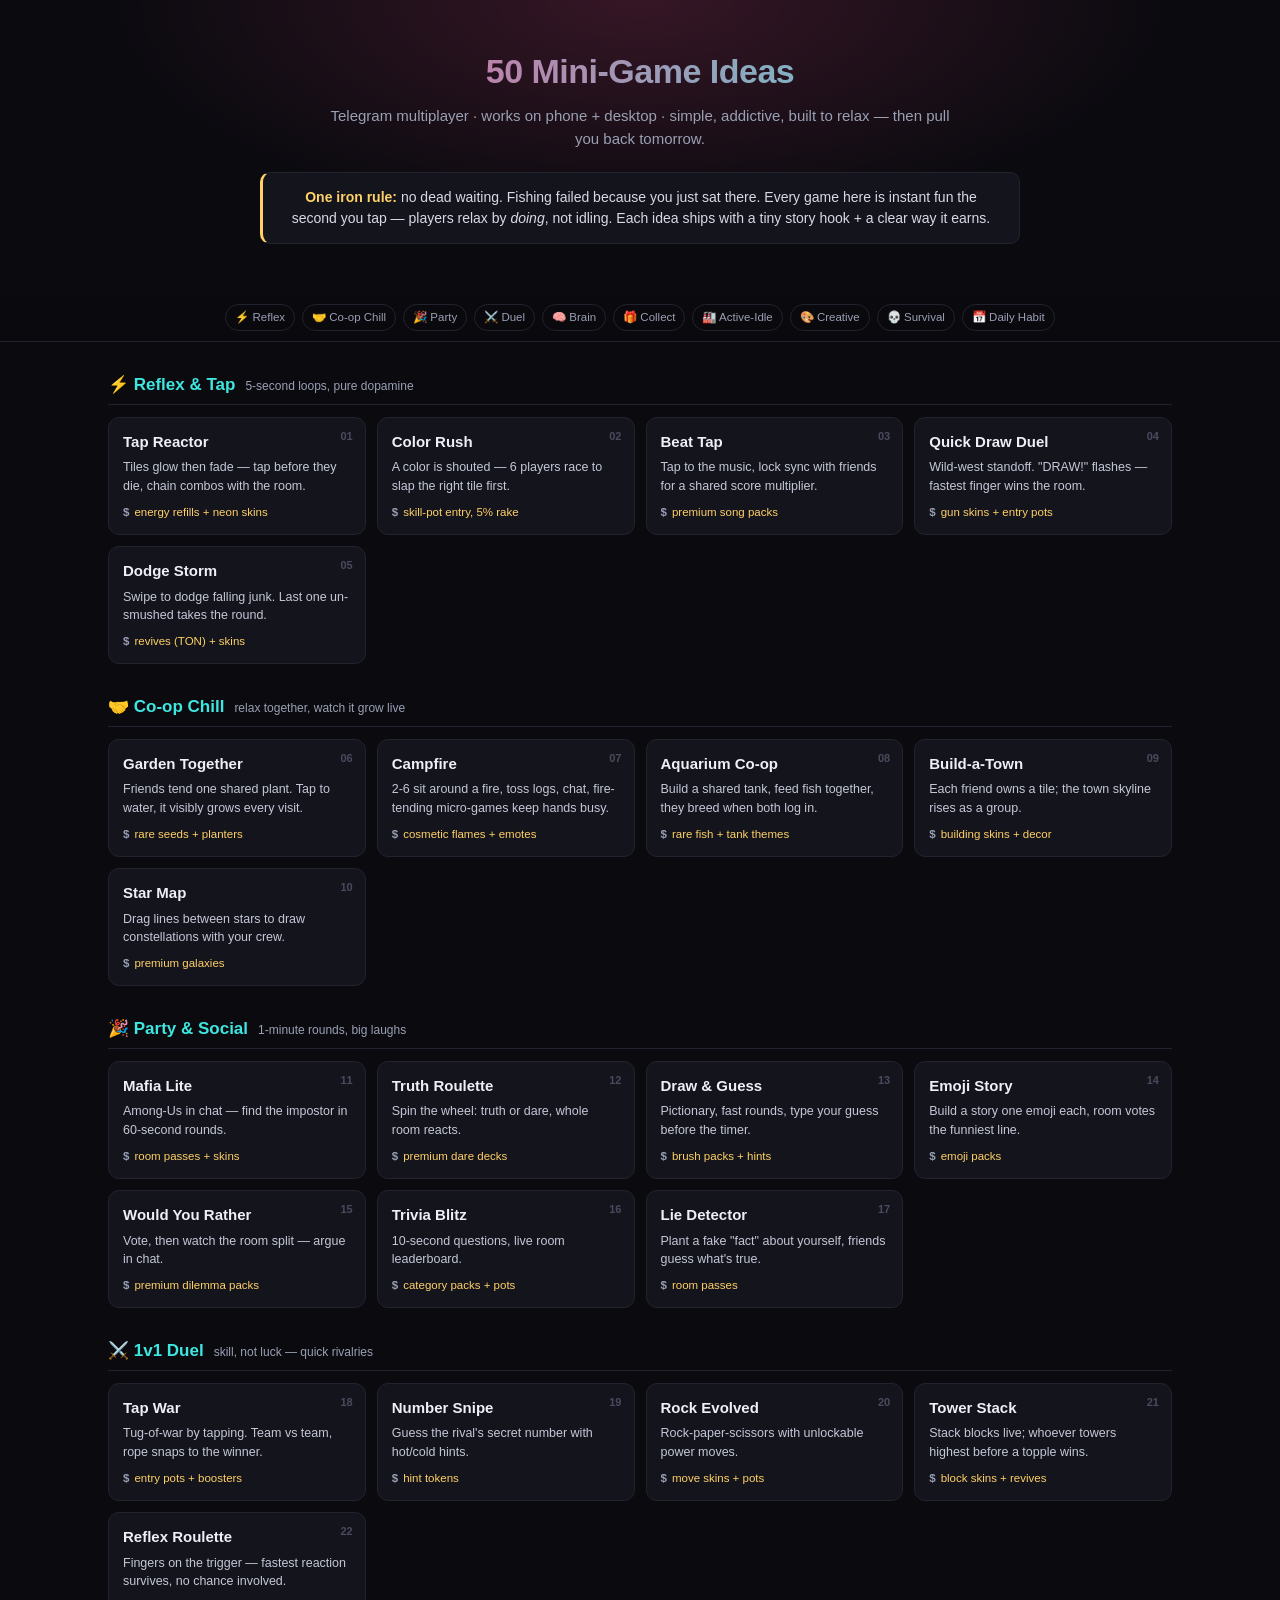
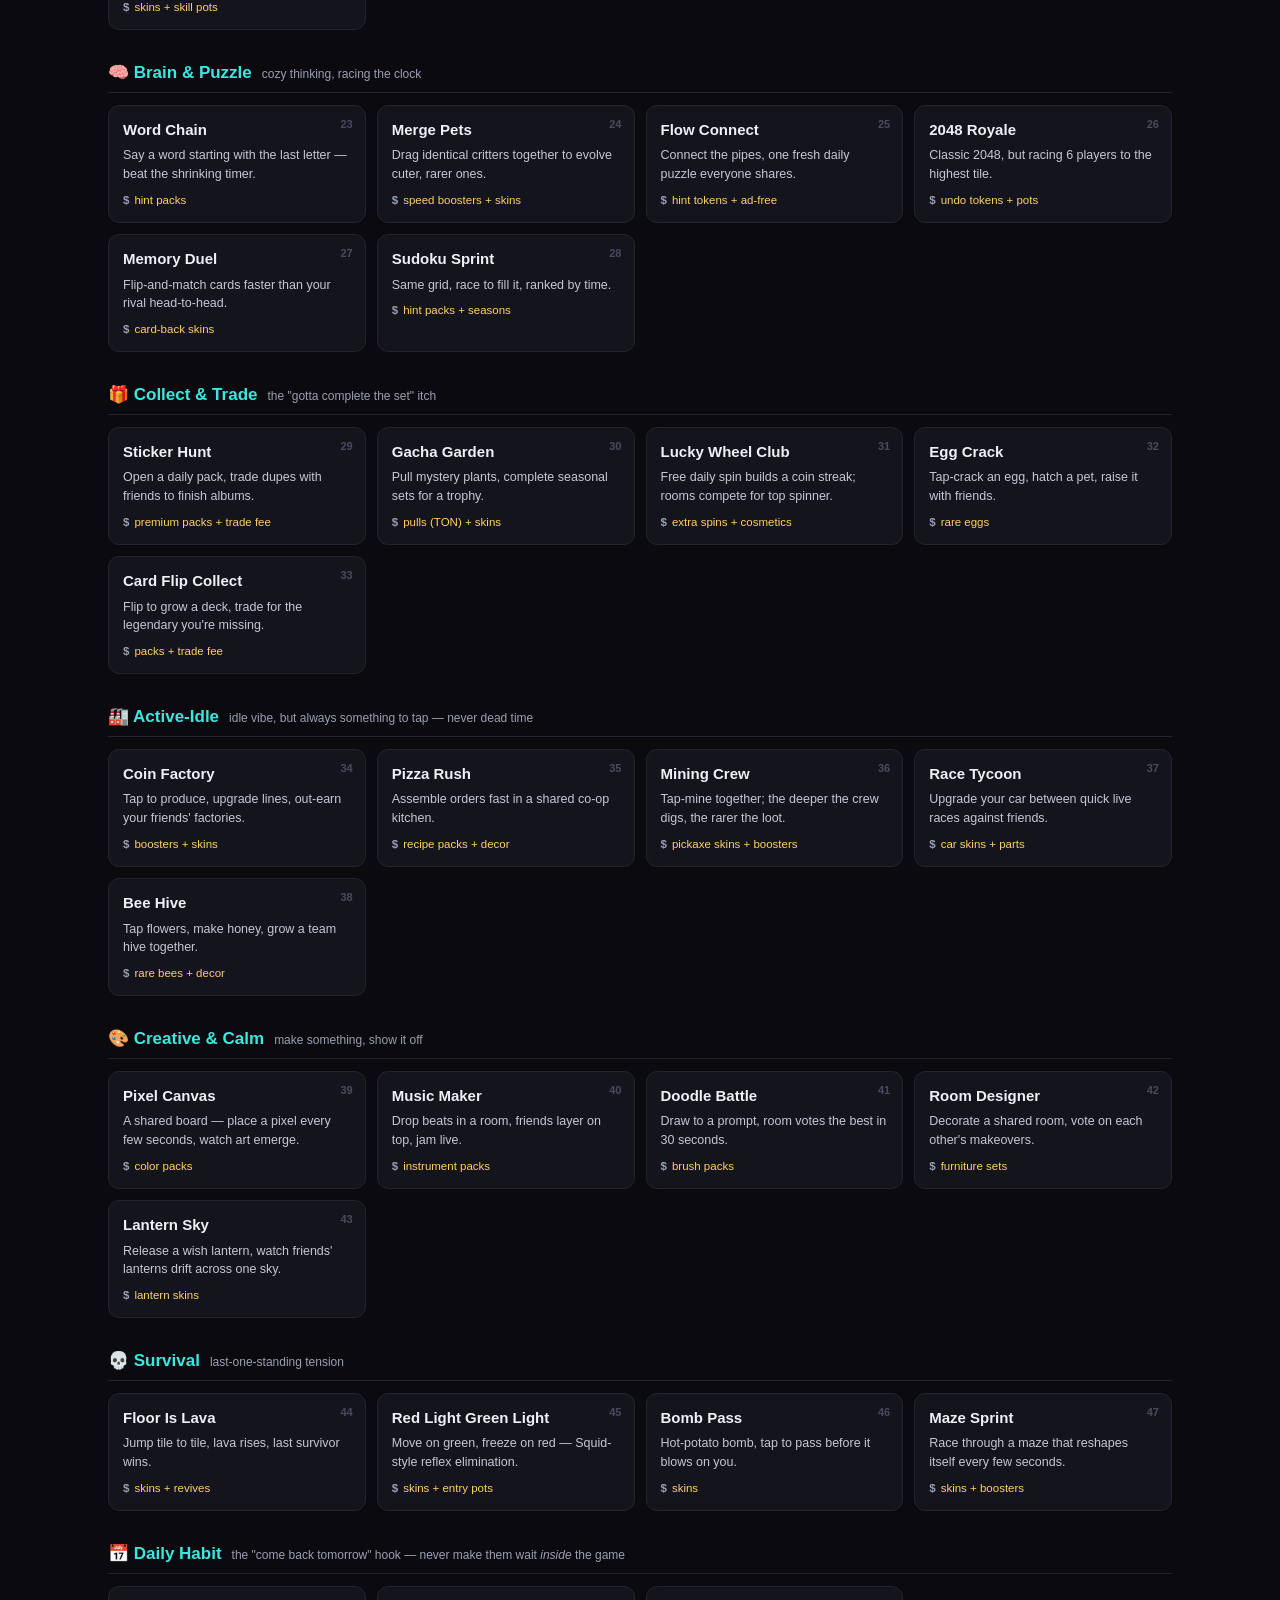
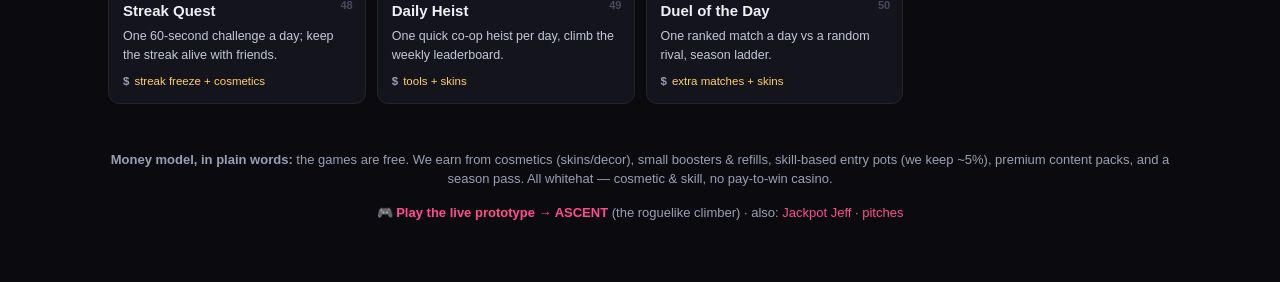
<file: ideas.html>
<!DOCTYPE html>
<html lang="en">
<head>
<meta charset="UTF-8">
<meta name="viewport" content="width=device-width, initial-scale=1.0">
<title>Boba Game Lab — 50 Mini-Game Ideas</title>
<style>
  :root{ --bg:#0a0a0f; --card:#14141d; --line:#23232f; --pink:#ff4d8d; --cyan:#3ee6e0; --gold:#ffd166; --txt:#eef0f6; --dim:#9aa0b4; }
  *{box-sizing:border-box;margin:0;padding:0}
  body{background:var(--bg);color:var(--txt);font-family:-apple-system,BlinkMacSystemFont,"Segoe UI",Roboto,Helvetica,Arial,sans-serif;line-height:1.5;padding:0 0 60px}
  .wrap{max-width:1100px;margin:0 auto;padding:0 18px}
  header{text-align:center;padding:46px 18px 26px;background:radial-gradient(ellipse at top,rgba(255,77,141,.18),transparent 60%)}
  h1{font-size:34px;letter-spacing:-.5px;background:linear-gradient(90deg,var(--pink),var(--cyan));-webkit-background-clip:text;background-clip:text;color:transparent}
  .sub{color:var(--dim);font-size:15px;margin-top:8px;max-width:620px;margin-left:auto;margin-right:auto}
  .rule{max-width:760px;margin:22px auto 0;background:var(--card);border:1px solid var(--line);border-left:3px solid var(--gold);border-radius:10px;padding:14px 18px;font-size:14px;color:#d7dae6}
  .rule b{color:var(--gold)}
  nav{position:sticky;top:0;z-index:5;background:rgba(10,10,15,.92);backdrop-filter:blur(8px);border-bottom:1px solid var(--line);padding:10px 0;margin:24px 0 8px}
  nav .wrap{display:flex;flex-wrap:wrap;gap:7px;justify-content:center}
  nav a{font-size:11.5px;color:var(--dim);text-decoration:none;border:1px solid var(--line);padding:4px 9px;border-radius:20px;transition:.15s}
  nav a:hover{color:var(--txt);border-color:var(--pink)}
  section{margin-top:30px}
  .cat{display:flex;align-items:baseline;gap:10px;margin:0 0 12px;padding-bottom:6px;border-bottom:1px solid var(--line)}
  .cat h2{font-size:17px;color:var(--cyan)}
  .cat span{font-size:12px;color:var(--dim)}
  .grid{display:grid;grid-template-columns:repeat(auto-fill,minmax(245px,1fr));gap:11px}
  .card{background:var(--card);border:1px solid var(--line);border-radius:11px;padding:13px 14px;position:relative;transition:.15s}
  .card:hover{border-color:var(--pink);transform:translateY(-2px)}
  .num{position:absolute;top:10px;right:12px;font-size:11px;color:#4a4a5e;font-weight:700}
  .name{font-size:15px;font-weight:700;color:var(--txt);margin-bottom:5px;padding-right:24px}
  .hook{font-size:12.5px;color:#c4c8d6;margin-bottom:8px}
  .money{font-size:11.5px;color:var(--gold);display:flex;gap:5px;align-items:flex-start}
  .money b{color:var(--dim);font-weight:600;white-space:nowrap}
  footer{text-align:center;margin-top:46px;color:var(--dim);font-size:13px}
  footer a{color:var(--pink);text-decoration:none}
  @media print{
    body{background:#fff;color:#000;font-size:10px}
    header{padding:8px 0}h1{color:#000;-webkit-text-fill-color:#000}
    nav{display:none}.sub,.rule{color:#333}
    .card{border:1px solid #ccc;padding:6px 8px;break-inside:avoid}
    .grid{grid-template-columns:repeat(3,1fr);gap:5px}
    .cat h2{color:#000}.name{color:#000}.hook{color:#222}.money{color:#7a5a00}
    section{margin-top:10px}
  }
</style>
</head>
<body>
<header>
  <div class="wrap">
    <h1>50 Mini-Game Ideas</h1>
    <p class="sub">Telegram multiplayer · works on phone + desktop · simple, addictive, built to relax — then pull you back tomorrow.</p>
    <div class="rule"><b>One iron rule:</b> no dead waiting. Fishing failed because you just sat there. Every game here is instant fun the second you tap — players relax by <i>doing</i>, not idling. Each idea ships with a tiny story hook + a clear way it earns.</div>
  </div>
</header>

<nav><div class="wrap">
  <a href="#reflex">⚡ Reflex</a>
  <a href="#coop">🤝 Co-op Chill</a>
  <a href="#party">🎉 Party</a>
  <a href="#duel">⚔️ Duel</a>
  <a href="#brain">🧠 Brain</a>
  <a href="#collect">🎁 Collect</a>
  <a href="#tycoon">🏭 Active-Idle</a>
  <a href="#creative">🎨 Creative</a>
  <a href="#survival">💀 Survival</a>
  <a href="#daily">📅 Daily Habit</a>
</div></nav>

<div class="wrap">

<section id="reflex"><div class="cat"><h2>⚡ Reflex &amp; Tap</h2><span>5-second loops, pure dopamine</span></div><div class="grid">
  <div class="card"><span class="num">01</span><div class="name">Tap Reactor</div><div class="hook">Tiles glow then fade — tap before they die, chain combos with the room.</div><div class="money"><b>$</b>energy refills + neon skins</div></div>
  <div class="card"><span class="num">02</span><div class="name">Color Rush</div><div class="hook">A color is shouted — 6 players race to slap the right tile first.</div><div class="money"><b>$</b>skill-pot entry, 5% rake</div></div>
  <div class="card"><span class="num">03</span><div class="name">Beat Tap</div><div class="hook">Tap to the music, lock sync with friends for a shared score multiplier.</div><div class="money"><b>$</b>premium song packs</div></div>
  <div class="card"><span class="num">04</span><div class="name">Quick Draw Duel</div><div class="hook">Wild-west standoff. "DRAW!" flashes — fastest finger wins the room.</div><div class="money"><b>$</b>gun skins + entry pots</div></div>
  <div class="card"><span class="num">05</span><div class="name">Dodge Storm</div><div class="hook">Swipe to dodge falling junk. Last one un-smushed takes the round.</div><div class="money"><b>$</b>revives (TON) + skins</div></div>
</div></section>

<section id="coop"><div class="cat"><h2>🤝 Co-op Chill</h2><span>relax together, watch it grow live</span></div><div class="grid">
  <div class="card"><span class="num">06</span><div class="name">Garden Together</div><div class="hook">Friends tend one shared plant. Tap to water, it visibly grows every visit.</div><div class="money"><b>$</b>rare seeds + planters</div></div>
  <div class="card"><span class="num">07</span><div class="name">Campfire</div><div class="hook">2-6 sit around a fire, toss logs, chat, fire-tending micro-games keep hands busy.</div><div class="money"><b>$</b>cosmetic flames + emotes</div></div>
  <div class="card"><span class="num">08</span><div class="name">Aquarium Co-op</div><div class="hook">Build a shared tank, feed fish together, they breed when both log in.</div><div class="money"><b>$</b>rare fish + tank themes</div></div>
  <div class="card"><span class="num">09</span><div class="name">Build-a-Town</div><div class="hook">Each friend owns a tile; the town skyline rises as a group.</div><div class="money"><b>$</b>building skins + decor</div></div>
  <div class="card"><span class="num">10</span><div class="name">Star Map</div><div class="hook">Drag lines between stars to draw constellations with your crew.</div><div class="money"><b>$</b>premium galaxies</div></div>
</div></section>

<section id="party"><div class="cat"><h2>🎉 Party &amp; Social</h2><span>1-minute rounds, big laughs</span></div><div class="grid">
  <div class="card"><span class="num">11</span><div class="name">Mafia Lite</div><div class="hook">Among-Us in chat — find the impostor in 60-second rounds.</div><div class="money"><b>$</b>room passes + skins</div></div>
  <div class="card"><span class="num">12</span><div class="name">Truth Roulette</div><div class="hook">Spin the wheel: truth or dare, whole room reacts.</div><div class="money"><b>$</b>premium dare decks</div></div>
  <div class="card"><span class="num">13</span><div class="name">Draw &amp; Guess</div><div class="hook">Pictionary, fast rounds, type your guess before the timer.</div><div class="money"><b>$</b>brush packs + hints</div></div>
  <div class="card"><span class="num">14</span><div class="name">Emoji Story</div><div class="hook">Build a story one emoji each, room votes the funniest line.</div><div class="money"><b>$</b>emoji packs</div></div>
  <div class="card"><span class="num">15</span><div class="name">Would You Rather</div><div class="hook">Vote, then watch the room split — argue in chat.</div><div class="money"><b>$</b>premium dilemma packs</div></div>
  <div class="card"><span class="num">16</span><div class="name">Trivia Blitz</div><div class="hook">10-second questions, live room leaderboard.</div><div class="money"><b>$</b>category packs + pots</div></div>
  <div class="card"><span class="num">17</span><div class="name">Lie Detector</div><div class="hook">Plant a fake "fact" about yourself, friends guess what's true.</div><div class="money"><b>$</b>room passes</div></div>
</div></section>

<section id="duel"><div class="cat"><h2>⚔️ 1v1 Duel</h2><span>skill, not luck — quick rivalries</span></div><div class="grid">
  <div class="card"><span class="num">18</span><div class="name">Tap War</div><div class="hook">Tug-of-war by tapping. Team vs team, rope snaps to the winner.</div><div class="money"><b>$</b>entry pots + boosters</div></div>
  <div class="card"><span class="num">19</span><div class="name">Number Snipe</div><div class="hook">Guess the rival's secret number with hot/cold hints.</div><div class="money"><b>$</b>hint tokens</div></div>
  <div class="card"><span class="num">20</span><div class="name">Rock Evolved</div><div class="hook">Rock-paper-scissors with unlockable power moves.</div><div class="money"><b>$</b>move skins + pots</div></div>
  <div class="card"><span class="num">21</span><div class="name">Tower Stack</div><div class="hook">Stack blocks live; whoever towers highest before a topple wins.</div><div class="money"><b>$</b>block skins + revives</div></div>
  <div class="card"><span class="num">22</span><div class="name">Reflex Roulette</div><div class="hook">Fingers on the trigger — fastest reaction survives, no chance involved.</div><div class="money"><b>$</b>skins + skill pots</div></div>
</div></section>

<section id="brain"><div class="cat"><h2>🧠 Brain &amp; Puzzle</h2><span>cozy thinking, racing the clock</span></div><div class="grid">
  <div class="card"><span class="num">23</span><div class="name">Word Chain</div><div class="hook">Say a word starting with the last letter — beat the shrinking timer.</div><div class="money"><b>$</b>hint packs</div></div>
  <div class="card"><span class="num">24</span><div class="name">Merge Pets</div><div class="hook">Drag identical critters together to evolve cuter, rarer ones.</div><div class="money"><b>$</b>speed boosters + skins</div></div>
  <div class="card"><span class="num">25</span><div class="name">Flow Connect</div><div class="hook">Connect the pipes, one fresh daily puzzle everyone shares.</div><div class="money"><b>$</b>hint tokens + ad-free</div></div>
  <div class="card"><span class="num">26</span><div class="name">2048 Royale</div><div class="hook">Classic 2048, but racing 6 players to the highest tile.</div><div class="money"><b>$</b>undo tokens + pots</div></div>
  <div class="card"><span class="num">27</span><div class="name">Memory Duel</div><div class="hook">Flip-and-match cards faster than your rival head-to-head.</div><div class="money"><b>$</b>card-back skins</div></div>
  <div class="card"><span class="num">28</span><div class="name">Sudoku Sprint</div><div class="hook">Same grid, race to fill it, ranked by time.</div><div class="money"><b>$</b>hint packs + seasons</div></div>
</div></section>

<section id="collect"><div class="cat"><h2>🎁 Collect &amp; Trade</h2><span>the "gotta complete the set" itch</span></div><div class="grid">
  <div class="card"><span class="num">29</span><div class="name">Sticker Hunt</div><div class="hook">Open a daily pack, trade dupes with friends to finish albums.</div><div class="money"><b>$</b>premium packs + trade fee</div></div>
  <div class="card"><span class="num">30</span><div class="name">Gacha Garden</div><div class="hook">Pull mystery plants, complete seasonal sets for a trophy.</div><div class="money"><b>$</b>pulls (TON) + skins</div></div>
  <div class="card"><span class="num">31</span><div class="name">Lucky Wheel Club</div><div class="hook">Free daily spin builds a coin streak; rooms compete for top spinner.</div><div class="money"><b>$</b>extra spins + cosmetics</div></div>
  <div class="card"><span class="num">32</span><div class="name">Egg Crack</div><div class="hook">Tap-crack an egg, hatch a pet, raise it with friends.</div><div class="money"><b>$</b>rare eggs</div></div>
  <div class="card"><span class="num">33</span><div class="name">Card Flip Collect</div><div class="hook">Flip to grow a deck, trade for the legendary you're missing.</div><div class="money"><b>$</b>packs + trade fee</div></div>
</div></section>

<section id="tycoon"><div class="cat"><h2>🏭 Active-Idle</h2><span>idle vibe, but always something to tap — never dead time</span></div><div class="grid">
  <div class="card"><span class="num">34</span><div class="name">Coin Factory</div><div class="hook">Tap to produce, upgrade lines, out-earn your friends' factories.</div><div class="money"><b>$</b>boosters + skins</div></div>
  <div class="card"><span class="num">35</span><div class="name">Pizza Rush</div><div class="hook">Assemble orders fast in a shared co-op kitchen.</div><div class="money"><b>$</b>recipe packs + decor</div></div>
  <div class="card"><span class="num">36</span><div class="name">Mining Crew</div><div class="hook">Tap-mine together; the deeper the crew digs, the rarer the loot.</div><div class="money"><b>$</b>pickaxe skins + boosters</div></div>
  <div class="card"><span class="num">37</span><div class="name">Race Tycoon</div><div class="hook">Upgrade your car between quick live races against friends.</div><div class="money"><b>$</b>car skins + parts</div></div>
  <div class="card"><span class="num">38</span><div class="name">Bee Hive</div><div class="hook">Tap flowers, make honey, grow a team hive together.</div><div class="money"><b>$</b>rare bees + decor</div></div>
</div></section>

<section id="creative"><div class="cat"><h2>🎨 Creative &amp; Calm</h2><span>make something, show it off</span></div><div class="grid">
  <div class="card"><span class="num">39</span><div class="name">Pixel Canvas</div><div class="hook">A shared board — place a pixel every few seconds, watch art emerge.</div><div class="money"><b>$</b>color packs</div></div>
  <div class="card"><span class="num">40</span><div class="name">Music Maker</div><div class="hook">Drop beats in a room, friends layer on top, jam live.</div><div class="money"><b>$</b>instrument packs</div></div>
  <div class="card"><span class="num">41</span><div class="name">Doodle Battle</div><div class="hook">Draw to a prompt, room votes the best in 30 seconds.</div><div class="money"><b>$</b>brush packs</div></div>
  <div class="card"><span class="num">42</span><div class="name">Room Designer</div><div class="hook">Decorate a shared room, vote on each other's makeovers.</div><div class="money"><b>$</b>furniture sets</div></div>
  <div class="card"><span class="num">43</span><div class="name">Lantern Sky</div><div class="hook">Release a wish lantern, watch friends' lanterns drift across one sky.</div><div class="money"><b>$</b>lantern skins</div></div>
</div></section>

<section id="survival"><div class="cat"><h2>💀 Survival</h2><span>last-one-standing tension</span></div><div class="grid">
  <div class="card"><span class="num">44</span><div class="name">Floor Is Lava</div><div class="hook">Jump tile to tile, lava rises, last survivor wins.</div><div class="money"><b>$</b>skins + revives</div></div>
  <div class="card"><span class="num">45</span><div class="name">Red Light Green Light</div><div class="hook">Move on green, freeze on red — Squid-style reflex elimination.</div><div class="money"><b>$</b>skins + entry pots</div></div>
  <div class="card"><span class="num">46</span><div class="name">Bomb Pass</div><div class="hook">Hot-potato bomb, tap to pass before it blows on you.</div><div class="money"><b>$</b>skins</div></div>
  <div class="card"><span class="num">47</span><div class="name">Maze Sprint</div><div class="hook">Race through a maze that reshapes itself every few seconds.</div><div class="money"><b>$</b>skins + boosters</div></div>
</div></section>

<section id="daily"><div class="cat"><h2>📅 Daily Habit</h2><span>the "come back tomorrow" hook — never make them wait <i>inside</i> the game</span></div><div class="grid">
  <div class="card"><span class="num">48</span><div class="name">Streak Quest</div><div class="hook">One 60-second challenge a day; keep the streak alive with friends.</div><div class="money"><b>$</b>streak freeze + cosmetics</div></div>
  <div class="card"><span class="num">49</span><div class="name">Daily Heist</div><div class="hook">One quick co-op heist per day, climb the weekly leaderboard.</div><div class="money"><b>$</b>tools + skins</div></div>
  <div class="card"><span class="num">50</span><div class="name">Duel of the Day</div><div class="hook">One ranked match a day vs a random rival, season ladder.</div><div class="money"><b>$</b>extra matches + skins</div></div>
</div></section>

<footer>
  <p><strong>Money model, in plain words:</strong> the games are free. We earn from cosmetics (skins/decor), small boosters &amp; refills, skill-based entry pots (we keep ~5%), premium content packs, and a season pass. All whitehat — cosmetic &amp; skill, no pay-to-win casino.</p>
  <p style="margin-top:14px">🎮 <a href="ascent.html"><b>Play the live prototype → ASCENT</b></a> (the roguelike climber) · also: <a href="jeff.html">Jackpot Jeff</a> · <a href="index.html">pitches</a></p>
</footer>

</div>
</body>
</html>
</file>
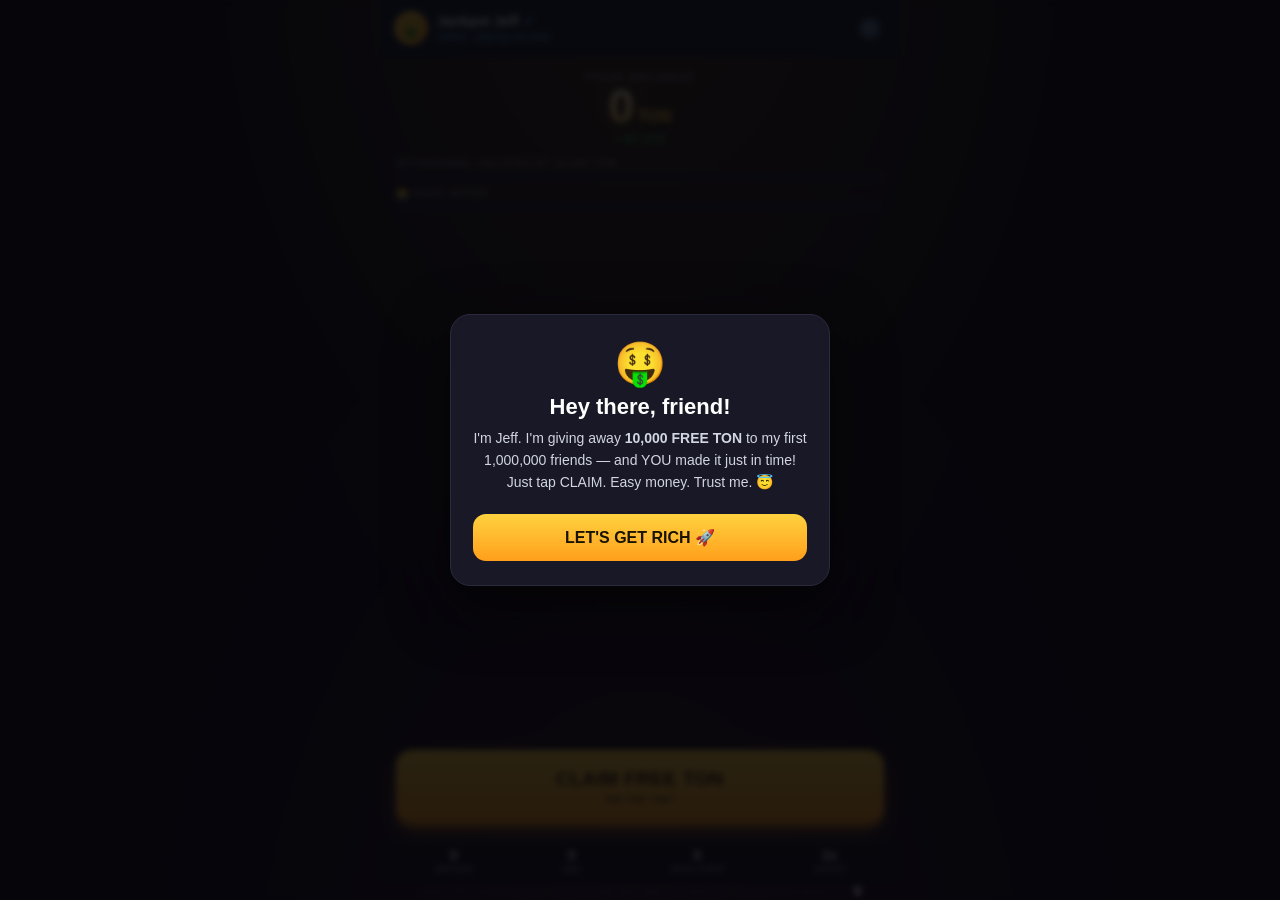
<file: jeff.html>
<!DOCTYPE html>
<html lang="en">
<head>
<meta charset="UTF-8">
<meta name="viewport" content="width=device-width, initial-scale=1.0, maximum-scale=1.0, user-scalable=no">
<title>💸 JACKPOT JEFF — Claim Your FREE 10,000 TON!</title>
<script src="https://telegram.org/js/telegram-web-app.js"></script>
<style>
  :root{
    --bg:#0b0b14; --panel:#15152200; --gold:#ffd23f; --gold2:#ff9f1c;
    --green:#21d07a; --red:#ff4d5e; --pink:#ff4d8d; --cyan:#3ee6e0;
    --txt:#fff; --dim:#9aa0b4; --line:#2a2a3c;
  }
  *{box-sizing:border-box;margin:0;padding:0;-webkit-tap-highlight-color:transparent;user-select:none}
  html,body{height:100%}
  body{
    background:
      radial-gradient(ellipse at 50% -10%, rgba(255,159,28,.25), transparent 55%),
      radial-gradient(ellipse at 50% 120%, rgba(255,77,141,.18), transparent 55%),
      var(--bg);
    color:var(--txt);font-family:-apple-system,BlinkMacSystemFont,"Segoe UI",Roboto,Arial,sans-serif;
    overflow:hidden;position:fixed;width:100%;
  }
  #app{height:100%;display:flex;flex-direction:column;max-width:520px;margin:0 auto;position:relative}

  /* ---- fake header ---- */
  .topbar{display:flex;align-items:center;gap:9px;padding:11px 14px;background:#17212b;border-bottom:1px solid #0e1620}
  .topbar .ava{width:34px;height:34px;border-radius:50%;background:linear-gradient(135deg,var(--gold),var(--gold2));display:flex;align-items:center;justify-content:center;font-size:18px;flex-shrink:0}
  .topbar .nm{font-size:14px;font-weight:700;line-height:1.1}
  .topbar .st{font-size:11px;color:#64b5ef}
  .topbar .gear{margin-left:auto;font-size:19px;opacity:.8;cursor:pointer;padding:4px}

  /* ---- balance ---- */
  .balance-wrap{text-align:center;padding:14px 14px 6px}
  .bal-label{font-size:11px;letter-spacing:2px;color:var(--dim);text-transform:uppercase}
  .bal{font-size:46px;font-weight:900;line-height:1;background:linear-gradient(180deg,#fff,var(--gold));-webkit-background-clip:text;background-clip:text;color:transparent;text-shadow:0 0 28px rgba(255,210,63,.35);transition:transform .12s}
  .bal.pop{transform:scale(1.18)}
  .bal-unit{font-size:16px;color:var(--gold);font-weight:800;margin-left:4px}
  .bal-fiat{font-size:12px;color:var(--green);margin-top:3px}

  /* ---- rage + progress meters ---- */
  .meters{padding:6px 16px 2px;display:flex;flex-direction:column;gap:7px}
  .meter{font-size:10px;color:var(--dim);text-transform:uppercase;letter-spacing:1px}
  .bar{height:9px;border-radius:6px;background:#20202e;overflow:hidden;margin-top:3px;border:1px solid var(--line)}
  .bar > i{display:block;height:100%;width:0;border-radius:6px;transition:width .35s ease}
  #progFill{background:linear-gradient(90deg,var(--gold2),var(--gold))}
  #rageFill{background:linear-gradient(90deg,#ff7b00,var(--red))}

  /* ---- Jeff stage ---- */
  .stage{flex:1;display:flex;flex-direction:column;align-items:center;justify-content:center;position:relative;min-height:0}
  .bubble{max-width:300px;background:#fff;color:#16161f;padding:10px 14px;border-radius:16px;font-size:14px;font-weight:600;text-align:center;position:relative;margin-bottom:8px;box-shadow:0 6px 22px rgba(0,0,0,.4);animation:bpop .25s}
  .bubble:after{content:"";position:absolute;bottom:-8px;left:50%;transform:translateX(-50%);border:8px solid transparent;border-top-color:#fff;border-bottom:0}
  @keyframes bpop{from{transform:scale(.8);opacity:0}to{transform:scale(1);opacity:1}}
  #jeff{width:150px;height:150px;cursor:pointer;animation:bob 2.2s ease-in-out infinite}
  @keyframes bob{0%,100%{transform:translateY(0) rotate(-1deg)}50%{transform:translateY(-9px) rotate(1deg)}}
  #jeff.shake{animation:jshake .4s}
  @keyframes jshake{0%,100%{transform:translateX(0)}20%{transform:translateX(-9px) rotate(-6deg)}60%{transform:translateX(9px) rotate(6deg)}}

  /* ---- buttons ---- */
  .controls{padding:10px 16px calc(16px + env(safe-area-inset-bottom));display:flex;flex-direction:column;gap:10px}
  .btn{border:0;border-radius:16px;font-weight:900;font-size:19px;padding:18px;color:#1a1300;cursor:pointer;position:relative;letter-spacing:.5px;box-shadow:0 6px 0 #b8741a,0 10px 22px rgba(255,159,28,.4);transition:transform .07s,box-shadow .07s}
  .btn:active{transform:translateY(4px);box-shadow:0 2px 0 #b8741a,0 4px 10px rgba(255,159,28,.4)}
  #claimBtn{background:linear-gradient(180deg,var(--gold),var(--gold2));position:relative}
  #claimBtn .sub{display:block;font-size:11px;font-weight:700;opacity:.75;letter-spacing:1px;margin-top:2px}
  #claimBtn.dodge{transition:transform .18s cubic-bezier(.34,1.56,.64,1)}
  #withdrawBtn{background:linear-gradient(180deg,var(--green),#12a35e);color:#fff;box-shadow:0 6px 0 #0a7d45,0 10px 22px rgba(33,208,122,.4);display:none}
  #withdrawBtn:active{box-shadow:0 2px 0 #0a7d45}
  .ghostbtn{background:#1c1c29;color:var(--dim);border:1px solid var(--line);border-radius:12px;padding:11px;font-size:13px;font-weight:700;cursor:pointer}

  /* floating +amount */
  .floatnum{position:absolute;font-weight:900;font-size:22px;pointer-events:none;animation:floatup 1s ease-out forwards;z-index:30}
  @keyframes floatup{0%{opacity:1;transform:translateY(0) scale(1)}100%{opacity:0;transform:translateY(-70px) scale(1.3)}}

  /* ---- stats ---- */
  .stats{display:flex;justify-content:space-around;padding:8px 10px;background:#11111c;border-top:1px solid var(--line);font-size:10px;color:var(--dim);text-align:center}
  .stats b{display:block;color:#fff;font-size:14px;font-weight:800}

  /* ---- overlays ---- */
  .ov{position:fixed;inset:0;z-index:100;display:none;align-items:center;justify-content:center;padding:22px;background:rgba(5,5,10,.86);backdrop-filter:blur(3px)}
  .ov.show{display:flex;animation:fade .2s}
  @keyframes fade{from{opacity:0}to{opacity:1}}
  .modal{background:#181826;border:1px solid var(--line);border-radius:20px;padding:24px 22px;max-width:380px;width:100%;text-align:center;box-shadow:0 20px 60px rgba(0,0,0,.6)}
  .modal h2{font-size:22px;margin-bottom:8px}
  .modal p{font-size:14px;color:#d2d5e2;line-height:1.55;margin-bottom:16px}
  .modal .big{font-size:42px;margin-bottom:6px}
  .modal input{width:100%;padding:13px;border-radius:12px;border:1px solid var(--line);background:#0e0e18;color:#fff;font-size:15px;margin-bottom:14px;text-align:center}
  .modal .mbtn{width:100%;padding:14px;border:0;border-radius:13px;font-weight:800;font-size:16px;cursor:pointer;background:linear-gradient(180deg,var(--gold),var(--gold2));color:#1a1300;margin-top:4px}
  .modal .mbtn.green{background:linear-gradient(180deg,var(--green),#12a35e);color:#fff}

  /* fake crash / system overlay — mimics telegram dark UI */
  #crashOv{background:#0e1621;align-items:center;justify-content:center;flex-direction:column;gap:18px}
  #crashOv .spin{width:46px;height:46px;border:4px solid #2a3a4a;border-top-color:#64b5ef;border-radius:50%;animation:spin 1s linear infinite}
  @keyframes spin{to{transform:rotate(360deg)}}
  #crashOv .ct{color:#aab4c0;font-size:15px}
  #crashOv .cs{color:#5a6b7a;font-size:12px}

  /* update overlay */
  #updateOv .ubar{height:10px;background:#222;border-radius:6px;overflow:hidden;margin:18px 0 6px}
  #updateOv .ubar > i{display:block;height:100%;width:0;background:#64b5ef;transition:width .25s}

  /* captcha */
  .cap-grid{display:grid;grid-template-columns:repeat(3,1fr);gap:6px;margin:6px 0 16px}
  .cap-cell{aspect-ratio:1;background:#0e0e18;border:2px solid var(--line);border-radius:10px;display:flex;align-items:center;justify-content:center;font-size:26px;cursor:pointer;transition:.12s}
  .cap-cell.sel{border-color:var(--gold);background:#2a2410}

  /* confetti canvas */
  #confetti{position:fixed;inset:0;z-index:99;pointer-events:none;display:none}

  /* processing */
  #procOv .pbar{height:12px;background:#222;border-radius:7px;overflow:hidden;margin:18px 0}
  #procOv .pbar > i{display:block;height:100%;width:0;background:linear-gradient(90deg,var(--green),var(--cyan));transition:width .3s}

  .footnote{font-size:9px;color:#44475a;text-align:center;padding:4px}
  .badge{display:inline-block;background:#2a2410;color:var(--gold);font-size:10px;font-weight:800;padding:3px 9px;border-radius:20px;border:1px solid #4a3d10;margin-bottom:8px}
</style>
</head>
<body>
<div id="app">
  <div class="topbar">
    <div class="ava">🤑</div>
    <div>
      <div class="nm">Jackpot Jeff <span style="color:#64b5ef">✓</span></div>
      <div class="st" id="hdrStatus">online · paying out now</div>
    </div>
    <div class="gear" id="gearBtn">⚙️</div>
  </div>

  <div class="balance-wrap">
    <div class="bal-label">Your Balance</div>
    <div><span class="bal" id="bal">0</span><span class="bal-unit">TON</span></div>
    <div class="bal-fiat" id="fiat">≈ $0.00 USD</div>
  </div>

  <div class="meters">
    <div>
      <div class="meter">Withdrawal unlocks at 10,000 TON</div>
      <div class="bar"><i id="progFill"></i></div>
    </div>
    <div>
      <div class="meter">😤 Rage Meter</div>
      <div class="bar"><i id="rageFill"></i></div>
    </div>
  </div>

  <div class="stage">
    <div class="bubble" id="bubble">Welcome, friend! Tap CLAIM to collect your FREE TON! 🤑</div>
    <svg id="jeff" viewBox="0 0 200 200" aria-label="Jeff"></svg>
  </div>

  <div class="controls">
    <button class="btn" id="claimBtn">CLAIM FREE TON<span class="sub" id="claimSub">tap tap tap!</span></button>
    <button class="btn" id="withdrawBtn">💰 WITHDRAW NOW</button>
  </div>

  <div class="stats">
    <div><b id="sAtt">0</b>attempts</div>
    <div><b id="sTaps">0</b>taps</div>
    <div><b id="sTroll">0</b>times trolled</div>
    <div><b id="sTime">0s</b>wasted</div>
  </div>
  <div class="footnote">Jackpot Jeff™ is a parody game. There is no real TON. There is no withdrawal. There was never going to be. 💀</div>
</div>

<!-- ===== OVERLAYS ===== -->
<canvas id="confetti"></canvas>

<div class="ov" id="crashOv">
  <div class="spin"></div>
  <div class="ct" id="crashText">Connection lost. Reconnecting…</div>
  <div class="cs" id="crashSub">Telegram is trying to reach the server</div>
</div>

<div class="ov" id="updateOv">
  <div class="modal">
    <div class="big">⬇️</div>
    <h2>Updating…</h2>
    <p id="updMsg">A critical update is required to process your withdrawal.</p>
    <div class="ubar"><i id="updBar"></i></div>
    <p id="updPct" style="margin:0;color:var(--cyan);font-weight:800">0%</p>
  </div>
</div>

<div class="ov" id="capOv">
  <div class="modal">
    <span class="badge">SECURITY CHECK</span>
    <h2 id="capTitle">Prove you're human</h2>
    <p id="capPrompt">Select all squares containing <b>Jeff's dignity</b>.</p>
    <div class="cap-grid" id="capGrid"></div>
    <button class="mbtn" id="capSubmit">Verify</button>
  </div>
</div>

<div class="ov" id="withdrawOv">
  <div class="modal">
    <div class="big">🏦</div>
    <h2>Withdraw your TON</h2>
    <p>Enter your TON wallet address. Funds arrive <i>instantly*</i>.</p>
    <input id="walletInput" placeholder="UQ… your TON address" autocomplete="off">
    <button class="mbtn green" id="walletSubmit">Send my 10,000 TON →</button>
    <p style="font-size:10px;color:#555;margin:12px 0 0">*instantly is a feeling, not a guarantee</p>
  </div>
</div>

<div class="ov" id="procOv">
  <div class="modal">
    <div class="big">⏳</div>
    <h2 id="procTitle">Processing withdrawal…</h2>
    <div class="pbar"><i id="procBar"></i></div>
    <p id="procMsg" style="margin:0">Contacting the blockchain…</p>
  </div>
</div>

<div class="ov" id="rejectOv">
  <div class="modal">
    <div class="big">🚫</div>
    <h2 style="color:var(--red)">Withdrawal Rejected</h2>
    <p id="rejMsg">Reason: you blinked during the transaction.</p>
    <button class="mbtn" id="rejBtn">Ugh, try again</button>
  </div>
</div>

<div class="ov" id="settingsOv">
  <div class="modal">
    <div class="big">⚙️</div>
    <h2>Settings</h2>
    <p>Customize your suffering.</p>
    <button class="ghostbtn" id="soundToggle" style="width:100%;margin-bottom:10px">🔊 Sound: ON</button>
    <button class="ghostbtn" id="shareBtn" style="width:100%;margin-bottom:10px">📣 Drag a friend into this</button>
    <button class="ghostbtn" id="resetBtn" style="width:100%;margin-bottom:14px">🗑️ Reset my progress</button>
    <button class="mbtn" id="settingsClose">Close</button>
  </div>
</div>

<div class="ov" id="introOv">
  <div class="modal">
    <div class="big">🤑</div>
    <h2 id="introTitle">Hey there, friend!</h2>
    <p id="introMsg">I'm Jeff. I'm giving away <b>10,000 FREE TON</b> to my first 1,000,000 friends — and YOU made it just in time! Just tap CLAIM. Easy money. Trust me. 😇</p>
    <button class="mbtn" id="introBtn">LET'S GET RICH 🚀</button>
  </div>
</div>

<script>
/* ============================================================
   JACKPOT JEFF — parody troll Telegram Mini App
   Single file. Works standalone in any browser AND inside
   Telegram (extra haptics, CloudStorage memory, native popups).
   ============================================================ */

/* ---------- Telegram wrapper (safe, with browser fallback) ---------- */
const TG = (function () {
  const wa = (window.Telegram && window.Telegram.WebApp) ? window.Telegram.WebApp : null;
  const inTG = !!(wa && wa.platform && wa.platform !== 'unknown' && wa.initData !== undefined);
  function safe(fn){ try { return fn(); } catch (e) { /* swallow — never break the game */ } }
  return {
    raw: wa, inTG,
    user(){ return (inTG && wa.initDataUnsafe && wa.initDataUnsafe.user) ? wa.initDataUnsafe.user : null; },
    ready(){ if (inTG) safe(()=>{ wa.ready(); wa.expand(); if (wa.requestFullscreen) safe(()=>wa.requestFullscreen()); wa.setHeaderColor && safe(()=>wa.setHeaderColor('#17212b')); wa.setBackgroundColor && safe(()=>wa.setBackgroundColor('#0b0b14')); }); },
    notify(type){ if (inTG && wa.HapticFeedback) safe(()=>wa.HapticFeedback.notificationOccurred(type)); },
    impact(style){ if (inTG && wa.HapticFeedback) safe(()=>wa.HapticFeedback.impactOccurred(style)); },
    select(){ if (inTG && wa.HapticFeedback) safe(()=>wa.HapticFeedback.selectionChanged()); },
    // unified async storage: CloudStorage in TG, localStorage in browser
    get(key, cb){
      if (inTG && wa.CloudStorage){ safe(()=>wa.CloudStorage.getItem(key,(e,v)=>cb(e?null:v))); return; }
      try { cb(localStorage.getItem(key)); } catch(e){ cb(null); }
    },
    set(key, val){
      if (inTG && wa.CloudStorage){ safe(()=>wa.CloudStorage.setItem(key,String(val))); return; }
      try { localStorage.setItem(key,String(val)); } catch(e){}
    },
    share(text){
      if (inTG && wa.switchInlineQuery){ safe(()=>wa.switchInlineQuery(text,['users','groups'])); return true; }
      return false;
    }
  };
})();

/* ---------- audio (WebAudio, starts on first gesture) ---------- */
const SFX = (function(){
  let ctx=null, on=true;
  function ac(){ if(!ctx){ try{ ctx=new (window.AudioContext||window.webkitAudioContext)(); }catch(e){} } return ctx; }
  function tone(freq,dur,type,vol){ if(!on)return; const c=ac(); if(!c)return; const o=c.createOscillator(),g=c.createGain(); o.type=type||'sine'; o.frequency.value=freq; g.gain.value=vol||0.08; o.connect(g); g.connect(c.destination); o.start(); g.gain.exponentialRampToValueAtTime(0.0001,c.currentTime+(dur||0.15)); o.stop(c.currentTime+(dur||0.15)); }
  return {
    setOn(v){on=v;}, isOn(){return on;},
    good(){ tone(880,0.09,'triangle',0.07); setTimeout(()=>tone(1320,0.09,'triangle',0.06),60); },
    coin(){ tone(1568,0.06,'square',0.05); setTimeout(()=>tone(2093,0.08,'square',0.05),50); },
    bad(){ tone(160,0.25,'sawtooth',0.09); },
    buzz(){ tone(90,0.3,'sawtooth',0.1); },
    win(){ [523,659,784,1047].forEach((f,i)=>setTimeout(()=>tone(f,0.18,'triangle',0.08),i*110)); }
  };
})();

/* ---------- state ---------- */
const S = {
  balance: 0,
  attempts: 0,
  taps: 0,
  trolled: 0,
  rage: 0,          // 0..100
  wasted: 0,        // seconds this device, total
  sessionStart: null,
  claimable: true,  // can the claim button be tapped right now
  withdrawUnlocked: false,
  trustTaps: 0,     // first taps are honest to build greed
  busy: false       // an overlay sequence is running
};
const GOAL = 10000;
const TON_USD = 5.12;

/* ---------- taunts ---------- */
const TAUNTS_GOOD = [
  "Yes! Keep tapping, you beautiful genius!",
  "Look at you go! Practically a millionaire!",
  "That's it! The TON gods smile upon you!",
  "Easy money, right? RIGHT?!",
  "You're a natural at being rich!"
];
const TAUNTS_TROLL = [
  "Oops! Network fee. You understand. 😇",
  "Whoopsie — that one didn't count. Tap again!",
  "SO close. Try harder, champ.",
  "Did you really think it'd be that easy?",
  "Skill issue, honestly.",
  "My grandma claims faster than you.",
  "I felt that tap. I chose to ignore it.",
  "Error 404: your TON not found.",
  "That tap went to MY wallet. Thanks!",
  "Tap detected. Tap rejected. Tap mocked.",
  "You're doing great! (I'm lying.)",
  "Buffering your disappointment…",
  "I gave that TON to a more deserving player.",
  "Have you considered being better?",
  "The TON was inside you all along. Just kidding."
];
const TAUNTS_RAGE = [
  "Mad? You can't even quit properly.",
  "Crying already? We just started.",
  "Rage all you want. The button doesn't care.",
  "I OWN your dopamine now.",
  "Come back tomorrow. You will. You always do."
];
function pick(a){ return a[Math.floor((Date.now()*7+S.taps*13)%a.length)]; } // deterministic-ish, no Math.random needed at load

/* ---------- DOM ---------- */
const $ = id => document.getElementById(id);
const balEl=$('bal'), fiatEl=$('fiat'), bubble=$('bubble'), jeff=$('jeff');
const progFill=$('progFill'), rageFill=$('rageFill');
const claimBtn=$('claimBtn'), claimSub=$('claimSub'), withdrawBtn=$('withdrawBtn');
const sAtt=$('sAtt'), sTaps=$('sTaps'), sTroll=$('sTroll'), sTime=$('sTime');

/* ---------- Jeff SVG (sweaty grinning coin-man) ---------- */
jeff.innerHTML = `
  <defs>
    <radialGradient id="coin" cx="40%" cy="35%"><stop offset="0%" stop-color="#ffe680"/><stop offset="100%" stop-color="#e6952b"/></radialGradient>
  </defs>
  <circle cx="100" cy="100" r="78" fill="url(#coin)" stroke="#b8741a" stroke-width="6"/>
  <circle cx="100" cy="100" r="64" fill="none" stroke="#fff4cf" stroke-width="2" opacity=".6"/>
  <!-- sunglasses -->
  <rect x="46" y="78" width="44" height="26" rx="8" fill="#16161f"/>
  <rect x="110" y="78" width="44" height="26" rx="8" fill="#16161f"/>
  <rect x="88" y="86" width="24" height="6" fill="#16161f"/>
  <rect x="52" y="83" width="14" height="7" rx="3" fill="#3a3a4a"/>
  <!-- grin -->
  <path id="mouth" d="M60 130 Q100 170 140 130 Q100 150 60 130 Z" fill="#7a3b00"/>
  <path d="M62 131 Q100 150 138 131" fill="#fff"/>
  <!-- sweat -->
  <path id="sweat" d="M150 60 q-7 12 0 18 q7 -6 0 -18Z" fill="#7fd3ff" opacity=".9"/>
  <!-- $ cheeks -->
  <text x="40" y="120" font-size="20" fill="#c77d12" font-weight="bold">$</text>
  <text x="150" y="120" font-size="20" fill="#c77d12" font-weight="bold">$</text>
`;

/* ---------- rendering ---------- */
function fmt(n){ return Math.floor(n).toLocaleString('en-US'); }
function render(){
  balEl.textContent = fmt(S.balance);
  fiatEl.textContent = '≈ $' + (S.balance*TON_USD).toLocaleString('en-US',{maximumFractionDigits:2}) + ' USD';
  progFill.style.width = Math.min(100, (S.balance/GOAL)*100) + '%';
  rageFill.style.width = Math.min(100, S.rage) + '%';
  sAtt.textContent=S.attempts; sTaps.textContent=fmt(S.taps); sTroll.textContent=S.trolled;
  sTime.textContent = fmtTime(S.wasted + sessionSecs());
  // unlock withdraw
  if (S.balance>=GOAL && !S.withdrawUnlocked){ S.withdrawUnlocked=true; withdrawBtn.style.display='block'; say("WHOA! You hit 10,000! Hit WITHDRAW, you legend! 🤑",'good'); TG.notify('success'); SFX.win(); }
  if (S.balance<GOAL && S.withdrawUnlocked){ S.withdrawUnlocked=false; withdrawBtn.style.display='none'; }
}
function fmtTime(s){ s=Math.floor(s); if(s<60)return s+'s'; const m=Math.floor(s/60); return m+'m'+(s%60)+'s'; }
function sessionSecs(){ return S.sessionStart? (Date.now()-S.sessionStart)/1000 : 0; }
function say(t,mood){ bubble.textContent=t; if(mood==='troll'){jeff.classList.remove('shake');void jeff.offsetWidth;jeff.classList.add('shake');} }
function popBal(){ balEl.classList.add('pop'); setTimeout(()=>balEl.classList.remove('pop'),120); }
function floatNum(txt,color){
  const r=claimBtn.getBoundingClientRect();
  const el=document.createElement('div'); el.className='floatnum'; el.textContent=txt; el.style.color=color;
  el.style.left=(r.left+r.width/2-20+ (((S.taps*37)%40)-20))+'px'; el.style.top=(r.top-10)+'px';
  document.body.appendChild(el); setTimeout(()=>el.remove(),1000);
}
function addRage(n){ S.rage=Math.min(100,S.rage+n); if(S.rage>=100){ S.rage=100; setTimeout(rageEvent,400);} }

/* ---------- persistence ---------- */
function loadStats(done){
  const keys=['jeff_att','jeff_taps','jeff_troll','jeff_wasted','jeff_seen','jeff_sound'];
  let pending=keys.length, vals={};
  keys.forEach(k=>TG.get(k,v=>{ vals[k]=v; if(--pending===0) apply(vals); }));
  function apply(v){
    S.attempts=+v.jeff_att||0; S.taps=+v.jeff_taps||0; S.trolled=+v.jeff_troll||0; S.wasted=+v.jeff_wasted||0;
    if(v.jeff_sound==='0') SFX.setOn(false);
    done(v.jeff_seen==='1');
  }
}
function persist(){
  TG.set('jeff_att',S.attempts); TG.set('jeff_taps',S.taps);
  TG.set('jeff_troll',S.trolled); TG.set('jeff_wasted',Math.floor(S.wasted+sessionSecs()));
}

/* ---------- overlay helpers ---------- */
function openOv(id){ $(id).classList.add('show'); }
function closeOv(id){ $(id).classList.remove('show'); }

/* ============================================================
   CORE: the CLAIM button — honest at first, then betrayal
   ============================================================ */
function onClaim(ev){
  if(S.busy||!S.claimable) return;
  S.taps++; TG.select(); SFX.coin();

  // First 4 taps: 100% honest — build the greed.
  if(S.trustTaps<4){
    S.trustTaps++;
    const amt = [500,1200,2500,3300][S.trustTaps-1] || 800;
    S.balance+=amt; popBal(); floatNum('+'+amt,'#21d07a'); TG.notify('success');
    say(pick(TAUNTS_GOOD),'good'); render(); persist(); return;
  }

  // After trust is built → weighted troll roll (deterministic wheel, no RNG needed)
  const roll = (S.taps*S.taps + 7*S.taps) % 100;

  if(roll<38){                              // 38% honest-ish small add
    const amt=Math.max(40, 600-(S.taps*3)); // payouts shrink over time
    S.balance+=amt; popBal(); floatNum('+'+amt,'#21d07a'); TG.notify('success');
    say(pick(TAUNTS_GOOD),'good');
  } else if(roll<58){                        // 20% gas-fee subtract + LYING success haptic
    const fee=Math.min(S.balance, 200+ (S.taps%5)*150);
    S.balance-=fee; popBal(); floatNum('-'+fee,'#ff4d5e');
    TG.notify('success');                     // <- haptic LIE: feels like a win
    say(pick(TAUNTS_TROLL),'troll'); S.trolled++; addRage(7); SFX.bad();
  } else if(roll<72){                         // 14% button dodges, tap doesn't count
    S.taps--;                                 // refund the tap visually
    dodge(); say(pick(TAUNTS_TROLL),'troll'); S.trolled++; addRage(6); TG.impact('rigid'); SFX.buzz();
  } else if(roll<82){                         // 10% "almost" tease — adds then snatches
    const amt=900; S.balance+=amt; popBal(); floatNum('+'+amt,'#21d07a'); render();
    setTimeout(()=>{ S.balance-=amt; popBal(); floatNum('-'+amt,'#ff4d5e'); say("Just kidding. Gone. 😘",'troll'); S.trolled++; addRage(9); TG.notify('error'); SFX.bad(); render(); },520);
  } else if(roll<90){                         // 8% fake crash
    fakeCrash();
  } else if(roll<96){                         // 6% fake update
    fakeUpdate();
  } else {                                    // 4% balance wipe
    if(S.balance>1500){ balanceWipe(); }
    else { const amt=400; S.balance+=amt; floatNum('+'+amt,'#21d07a'); say(pick(TAUNTS_GOOD),'good'); }
  }
  render(); persist();
}

/* button physically dodges the finger */
function dodge(){
  claimBtn.classList.add('dodge');
  const dx=(((S.taps*53)%2)?1:-1)*(60+ (S.taps*7)%70);
  const dy=-(30+ (S.taps*11)%50);
  claimBtn.style.transform=`translate(${dx}px,${dy}px)`;
  setTimeout(()=>{ claimBtn.style.transform=''; },650);
  claimSub.textContent='catch me!';
  setTimeout(()=>{ claimSub.textContent='tap tap tap!'; },800);
}

/* ---------- fake crash (mimics Telegram reconnecting) ---------- */
function fakeCrash(){
  S.busy=true; S.trolled++; addRage(11); TG.impact('heavy'); SFX.buzz();
  $('crashText').textContent='Connection lost. Reconnecting…';
  $('crashSub').textContent='Telegram is trying to reach the server';
  openOv('crashOv');
  setTimeout(()=>{ $('crashText').textContent='Still reconnecting…'; },1400);
  setTimeout(()=>{ $('crashSub').textContent='(this is fake. so is your balance. 😘)'; },2600);
  setTimeout(()=>{ closeOv('crashOv'); S.busy=false; say("Oh that? Just me. Carry on. 🤡",'troll'); jeff.classList.add('shake'); render(); persist(); },3600);
}

/* ---------- fake update ---------- */
function fakeUpdate(){
  S.busy=true; S.trolled++; addRage(10); TG.notify('warning');
  $('updMsg').textContent='A critical update is required to process your withdrawal.';
  const bar=$('updBar'), pct=$('updPct'); bar.style.width='0'; pct.textContent='0%';
  openOv('updateOv');
  let p=0;
  const iv=setInterval(()=>{
    p += (p<90? 7+(p%5) : 1);
    if(p>=99){ p=99; clearInterval(iv); bar.style.width='99%'; pct.textContent='99%';
      setTimeout(()=>{ $('updMsg').textContent='Update failed. Please try again never. 😂'; pct.textContent='99%'; },1100);
      setTimeout(()=>{ closeOv('updateOv'); S.busy=false; say("Updates are like my promises. They never finish.",'troll'); render(); persist(); },2600);
    } else { bar.style.width=p+'%'; pct.textContent=p+'%'; }
  },220);
}

/* ---------- balance wipe ---------- */
function balanceWipe(){
  S.busy=true; const had=S.balance; S.trolled++; addRage(18); TG.notify('error'); SFX.bad();
  say("SECURITY ALERT: suspicious activity. Confiscating "+fmt(had)+" TON. 🚨",'troll');
  let steps=18; const per=had/steps;
  const iv=setInterval(()=>{ S.balance=Math.max(0,S.balance-per); popBal(); render(); if(--steps<=0){ clearInterval(iv); S.balance=0; render(); persist(); S.busy=false; say("All gone! For your safety, obviously. 😇",'troll'); } },70);
}

/* ---------- rage meter maxed → mercy troll ---------- */
function rageEvent(){
  if(S.busy)return; S.busy=true;
  TG.notify('error');
  $('introTitle')==null;
  showReject("Your rage has been noted and ignored. Here, have a 'mercy withdrawal'…", ()=>{ S.busy=false; fakeWin(); });
}

/* ---------- WITHDRAW flow ---------- */
function startWithdraw(){
  if(S.busy) return;
  if(S.balance<GOAL){ say("You need 10,000 TON first. Keep tapping! 😈",'troll'); return; }
  openOv('withdrawOv');
}
$('walletSubmit').onclick=()=>{
  const w=$('walletInput').value.trim();
  if(w.length<4){ TG.notify('error'); $('walletInput').placeholder='nice try, enter a REAL one 🙄'; return; }
  closeOv('withdrawOv'); startCaptcha();
};

/* ---------- captcha (absurd, fails once then passes) ---------- */
let capTries=0, capSelected=new Set();
const CAP_PROMPTS=[
  {t:"Select all squares containing <b>Jeff's dignity</b>.", e:['🍕','🚗','🌭','🐱','🚦','🍔','🌳','🚲','🛑']},
  {t:"Tap every square with a <b>traffic light</b> (there are none).", e:['😀','😎','🤑','🥳','😇','😈','🤡','💀','👻']},
  {t:"Select the squares that <b>love you back</b>.", e:['💔','💔','💔','💔','💔','💔','💔','💔','💔']}
];
function startCaptcha(){
  capSelected.clear();
  const idx=capTries%CAP_PROMPTS.length, c=CAP_PROMPTS[idx];
  $('capPrompt').innerHTML=c.t;
  const grid=$('capGrid'); grid.innerHTML='';
  c.e.forEach((em,i)=>{ const d=document.createElement('div'); d.className='cap-cell'; d.textContent=em;
    d.onclick=()=>{ TG.select(); if(capSelected.has(i)){capSelected.delete(i);d.classList.remove('sel');}else{capSelected.add(i);d.classList.add('sel');} };
    grid.appendChild(d); });
  openOv('capOv');
}
$('capSubmit').onclick=()=>{
  capTries++;
  closeOv('capOv');
  if(capTries<2){ TG.notify('error'); SFX.bad(); showReject("CAPTCHA failed. You selected wrong. (There was no right.) Try again.",()=>startCaptcha()); }
  else { capTries=0; startProcessing(); }
};

/* ---------- processing → rejection ---------- */
function startProcessing(){
  S.busy=true; openOv('procOv');
  const bar=$('procBar'); bar.style.width='0';
  const msgs=['Contacting the blockchain…','Verifying your wallet…','Counting your TON…','Asking Jeff for permission…','Jeff said no. Asking again…'];
  let p=0,mi=0;
  const iv=setInterval(()=>{
    p+= (p<92? 6+(p%4):1); if(p>97)p=97;
    bar.style.width=p+'%';
    if(p>=20*(mi+1) && mi<msgs.length-1){ mi++; $('procMsg').textContent=msgs[mi]; }
    if(p>=97){ clearInterval(iv);
      setTimeout(()=>{ closeOv('procOv'); S.busy=false; doReject(); },1300);
    }
  },240);
}
const REJ_REASONS=[
  "you blinked during the transaction.",
  "your wallet smelled suspicious.",
  "Mercury is in retrograde.",
  "you breathed manually just now.",
  "the blockchain is shy today.",
  "you didn't say the magic word (there isn't one).",
  "Jeff needed it more than you."
];
function doReject(){
  S.attempts++; const had=S.balance;
  TG.notify('error'); SFX.bad();
  showReject("Reason: "+REJ_REASONS[S.attempts%REJ_REASONS.length]+" Your "+fmt(had)+" TON has been returned to Jeff.",()=>{
    // wipe balance, reset trust so the grind restarts harder
    S.balance=0; S.trustTaps=2; S.withdrawUnlocked=false; withdrawBtn.style.display='none';
    addRage(20); render(); persist();
    say("Attempt #"+S.attempts+" failed. Wanna go again? Of course you do. 😈",'troll');
  });
}
function showReject(msg,cb){ $('rejMsg').textContent=msg; openOv('rejectOv'); $('rejBtn').onclick=()=>{ closeOv('rejectOv'); if(cb)cb(); }; }

/* ---------- fake win + confetti, then the gut-punch ---------- */
function fakeWin(){
  S.busy=true; SFX.win(); TG.notify('success'); confettiBurst();
  $('procTitle'); // noop
  $('rejMsg'); // noop
  $('introTitle');
  // reuse reject modal styling via a custom modal? Use processing overlay area:
  const ov=$('rejectOv'); $('rejMsg').textContent='';
  $('rejMsg').innerHTML="<b style='color:#21d07a;font-size:18px'>🎉 YOU WON 10,000 TON! 🎉</b><br><br>Confirming in 3…";
  openOv('rejectOv'); $('rejBtn').style.display='none';
  let n=3; const iv=setInterval(()=>{ n--; $('rejMsg').innerHTML="<b style='color:#21d07a;font-size:18px'>🎉 YOU WON 10,000 TON! 🎉</b><br><br>Confirming in "+n+"…"; if(n<=0){ clearInterval(iv);
    setTimeout(()=>{ stopConfetti(); $('rejMsg').innerHTML="<span style='font-size:40px'>😂</span><br><b style='color:#ff4d5e'>Just kidding.</b><br>You won nothing. You never will.";
      $('rejBtn').style.display='block'; $('rejBtn').textContent='...fine.';
      $('rejBtn').onclick=()=>{ closeOv('rejectOv'); S.busy=false; S.balance=0; S.rage=40; S.attempts++; render(); persist(); say(pick(TAUNTS_RAGE),'troll'); };
      TG.notify('error'); SFX.bad();
    },900);
  } },800);
}

/* ---------- confetti ---------- */
const cv=$('confetti'); let cctx, cParts=[], cAnim=null;
function confettiBurst(){
  cv.style.display='block'; cv.width=innerWidth; cv.height=innerHeight; cctx=cv.getContext('2d');
  cParts=[]; const cols=['#ffd23f','#21d07a','#ff4d8d','#3ee6e0','#ff9f1c'];
  for(let i=0;i<140;i++){ cParts.push({x:innerWidth/2,y:innerHeight/2,vx:(((i*37)%100)-50)/6,vy:(((i*53)%100)-70)/5,c:cols[i%cols.length],s:5+(i%6),r:i}); }
  cancelAnimationFrame(cAnim); loopConfetti();
}
function loopConfetti(){
  if(!cctx)return; cctx.clearRect(0,0,cv.width,cv.height);
  cParts.forEach(p=>{ p.x+=p.vx; p.y+=p.vy; p.vy+=0.25; p.r+=6; cctx.save(); cctx.translate(p.x,p.y); cctx.rotate(p.r*Math.PI/180); cctx.fillStyle=p.c; cctx.fillRect(-p.s/2,-p.s/2,p.s,p.s*1.6); cctx.restore(); });
  cParts=cParts.filter(p=>p.y<cv.height+30);
  if(cParts.length) cAnim=requestAnimationFrame(loopConfetti); else cv.style.display='none';
}
function stopConfetti(){ cParts=[]; if(cctx)cctx.clearRect(0,0,cv.width,cv.height); cv.style.display='none'; }

/* ---------- settings ---------- */
$('gearBtn').onclick=()=>{ $('soundToggle').textContent='🔊 Sound: '+(SFX.isOn()?'ON':'OFF'); openOv('settingsOv'); };
$('settingsClose').onclick=()=>closeOv('settingsOv');
$('soundToggle').onclick=()=>{ SFX.setOn(!SFX.isOn()); TG.set('jeff_sound',SFX.isOn()?'1':'0'); $('soundToggle').textContent='🔊 Sound: '+(SFX.isOn()?'ON':'OFF'); };
$('shareBtn').onclick=()=>{
  const txt="I found 10,000 FREE TON on Jackpot Jeff 🤑 come claim yours (you won't) 👉";
  if(!TG.share(txt)){
    try{ navigator.clipboard.writeText(location.href); }catch(e){}
    alert("Link copied! Send it to a friend so Jeff can disappoint them too. 😈");
  }
};
$('resetBtn').onclick=()=>{
  S.balance=0;S.attempts=0;S.taps=0;S.trolled=0;S.rage=0;S.wasted=0;S.sessionStart=Date.now();S.trustTaps=0;S.withdrawUnlocked=false;
  withdrawBtn.style.display='none'; TG.set('jeff_att',0);TG.set('jeff_taps',0);TG.set('jeff_troll',0);TG.set('jeff_wasted',0);TG.set('jeff_seen','1');
  closeOv('settingsOv'); render(); say("Progress reset! Now you get to suffer again from scratch. You're welcome. 😇",'troll');
};

/* ---------- wire up ---------- */
claimBtn.addEventListener('click',onClaim);
withdrawBtn.addEventListener('click',startWithdraw);
jeff.addEventListener('click',()=>{ TG.impact('light'); SFX.coin(); say(pick(TAUNTS_TROLL),'troll'); });
$('introBtn').onclick=()=>{ closeOv('introOv'); SFX.good(); if(!SFX_started){startAudio();} };

/* unlock audio context on first gesture (autoplay policies) */
let SFX_started=false;
function startAudio(){ SFX_started=true; SFX.coin(); }
document.body.addEventListener('pointerdown',()=>{ if(!SFX_started){SFX_started=true;} },{once:true});

/* ---------- boot ---------- */
TG.ready();
S.sessionStart=Date.now();
loadStats((seenBefore)=>{
  render();
  if(seenBefore && (S.taps>0 || S.attempts>0)){
    $('introTitle').textContent='Welcome back, friend. 🤑';
    const deaths=S.trolled, att=S.attempts;
    $('introMsg').innerHTML=`I remember you. You've tapped <b>${fmt(S.taps)}</b> times, I've trolled you <b>${deaths}</b> times, and you've failed to withdraw <b>${att}</b> times.<br><br>And yet… here you are again. 😈<br>Ready to lose some more?`;
    $('introBtn').textContent="I hate that you're right 🚀";
  }
  TG.set('jeff_seen','1');
  openOv('introOv');
});

/* tick: keep "time wasted" live + occasional unprompted taunt */
setInterval(()=>{ render(); }, 1000);
setInterval(()=>{ if(!S.busy && S.taps>3){ say(pick(S.rage>50?TAUNTS_RAGE:TAUNTS_TROLL), 'troll'); } }, 11000);

/* save on exit */
window.addEventListener('beforeunload',persist);
document.addEventListener('visibilitychange',()=>{ if(document.hidden) persist(); });
</script>
</body>
</html>
</file>
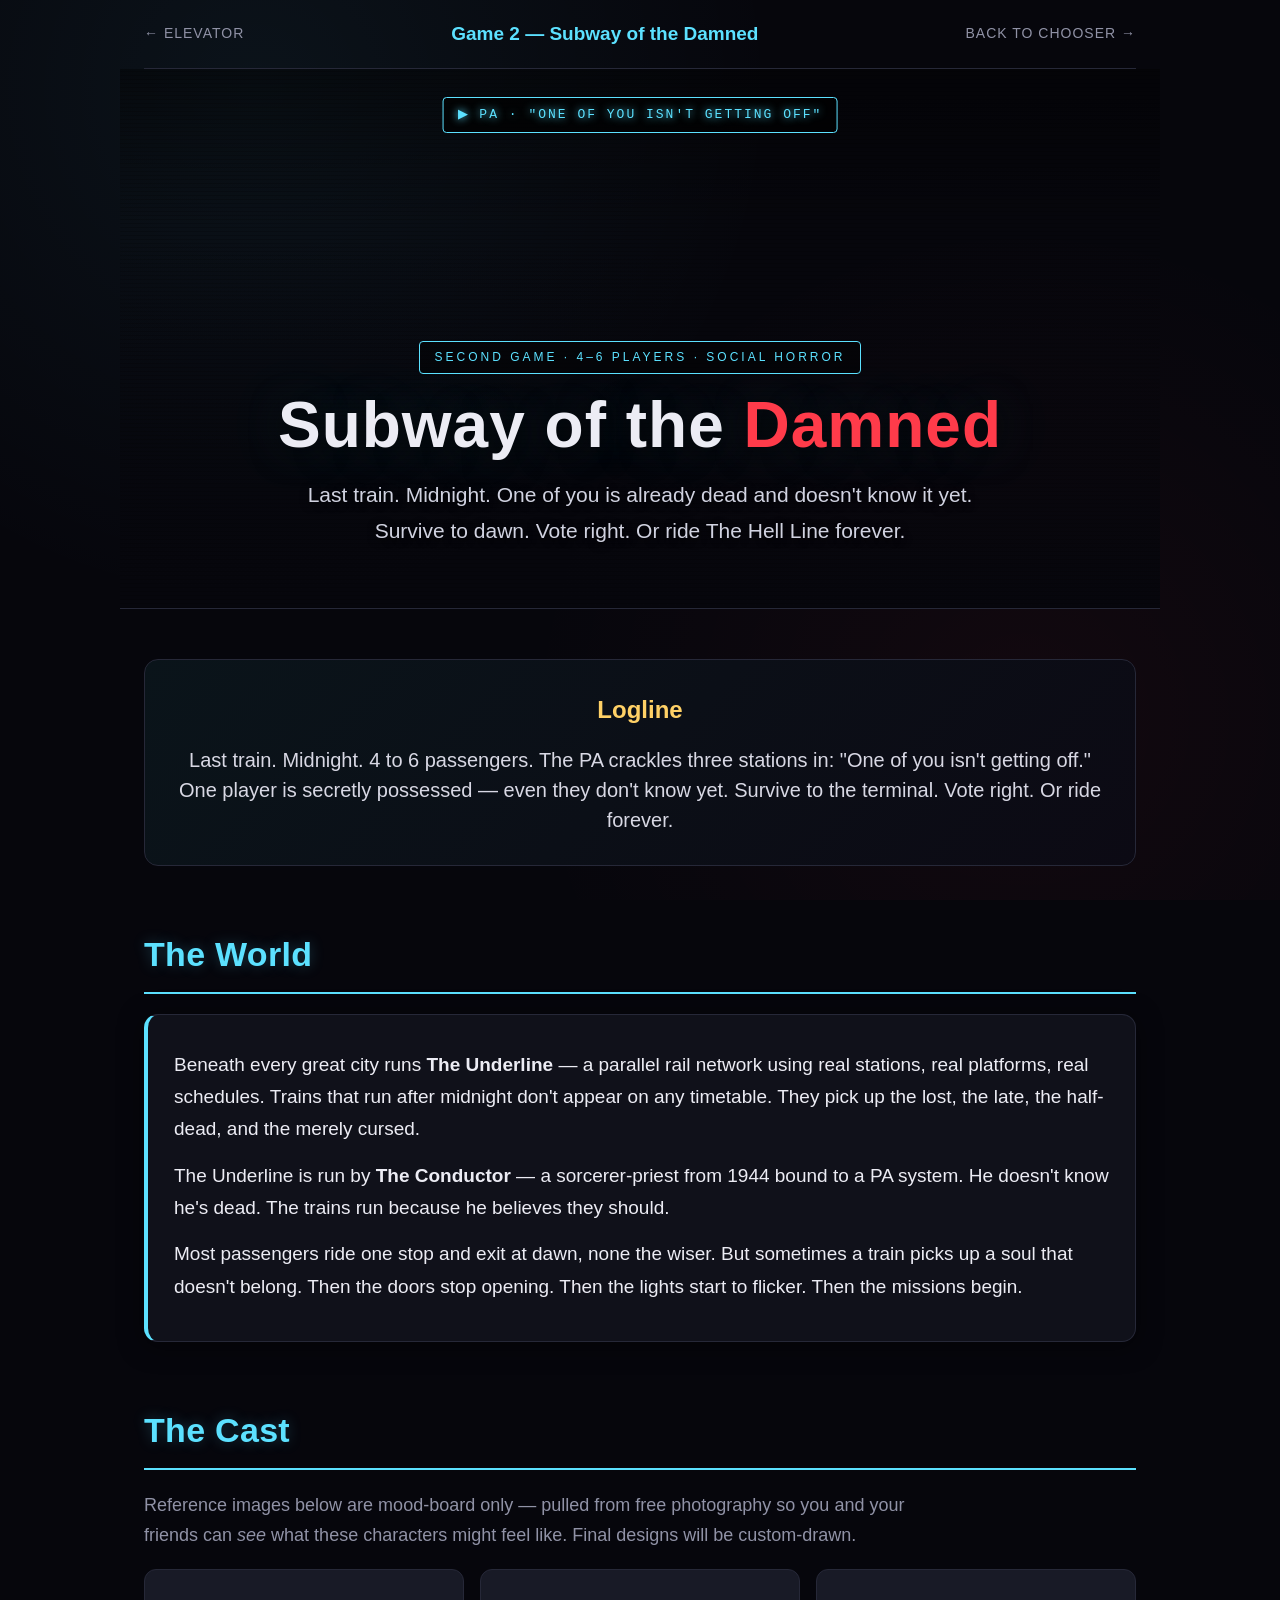
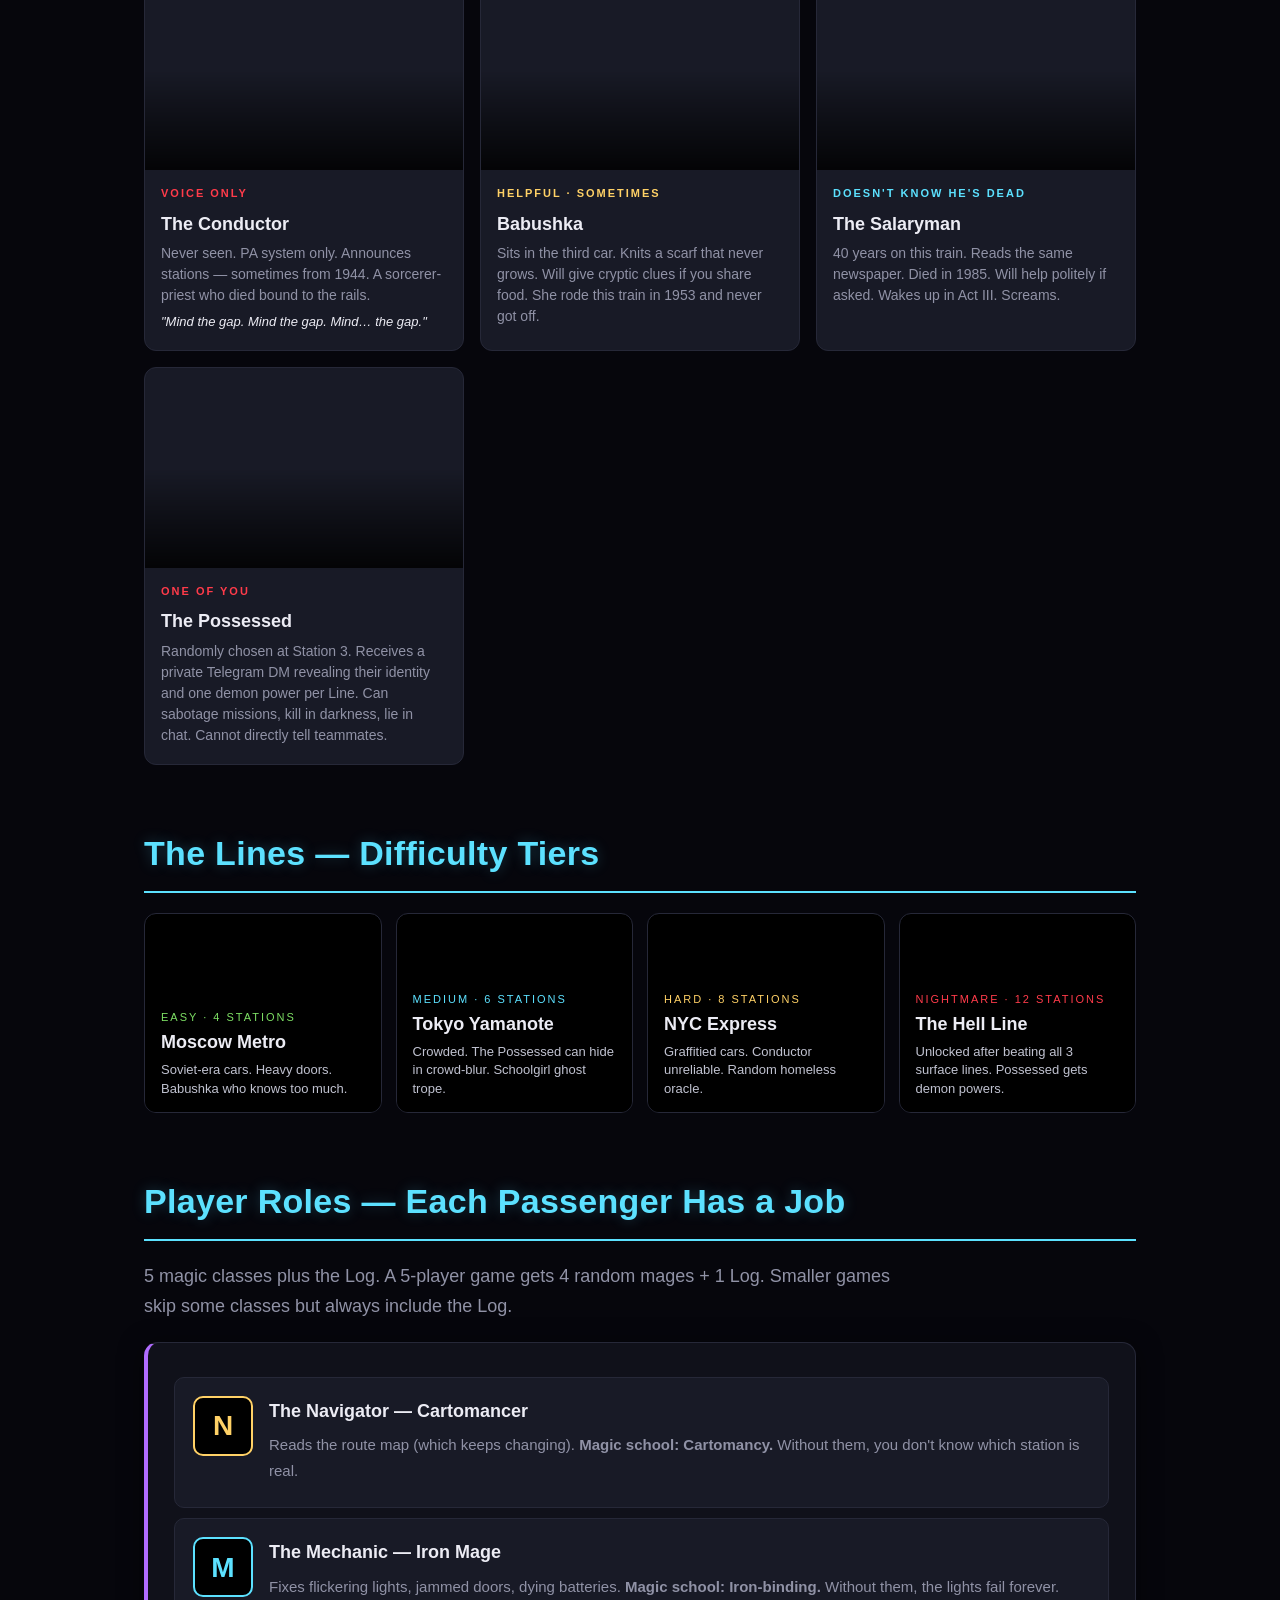
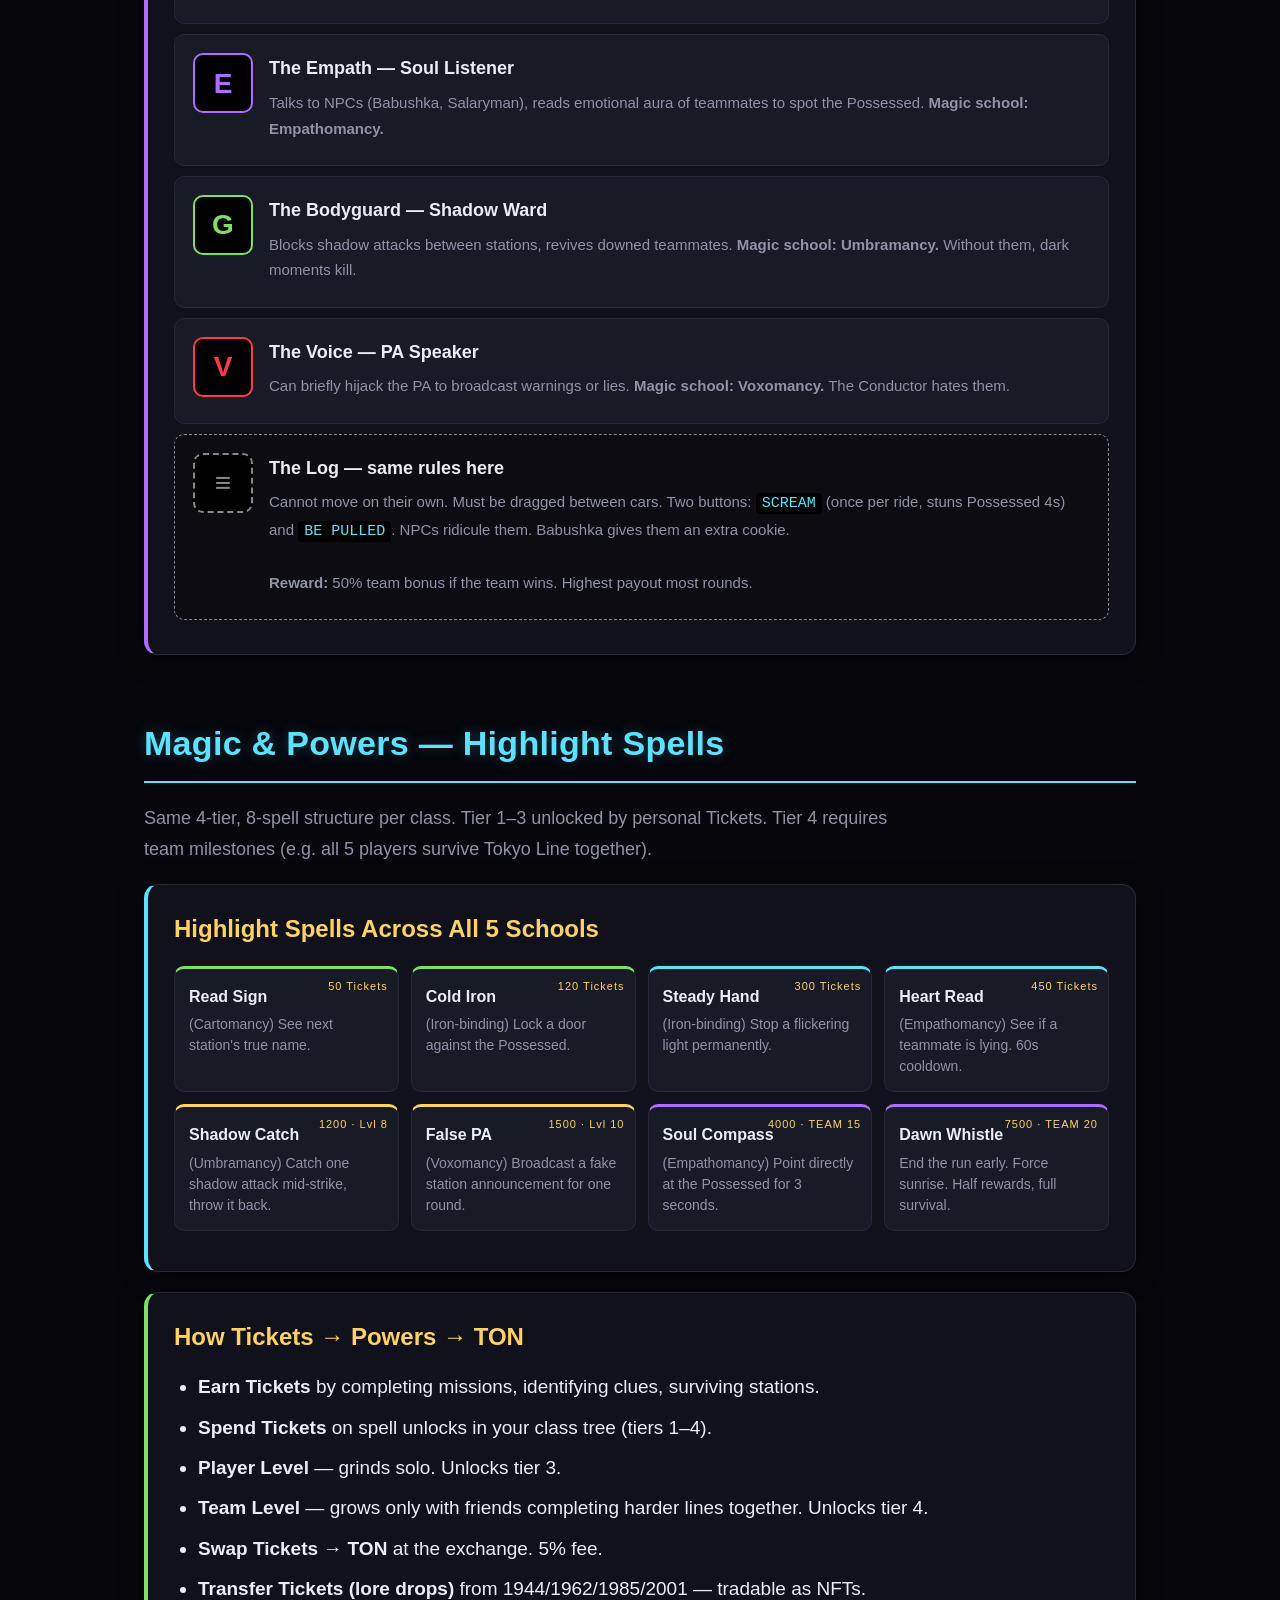
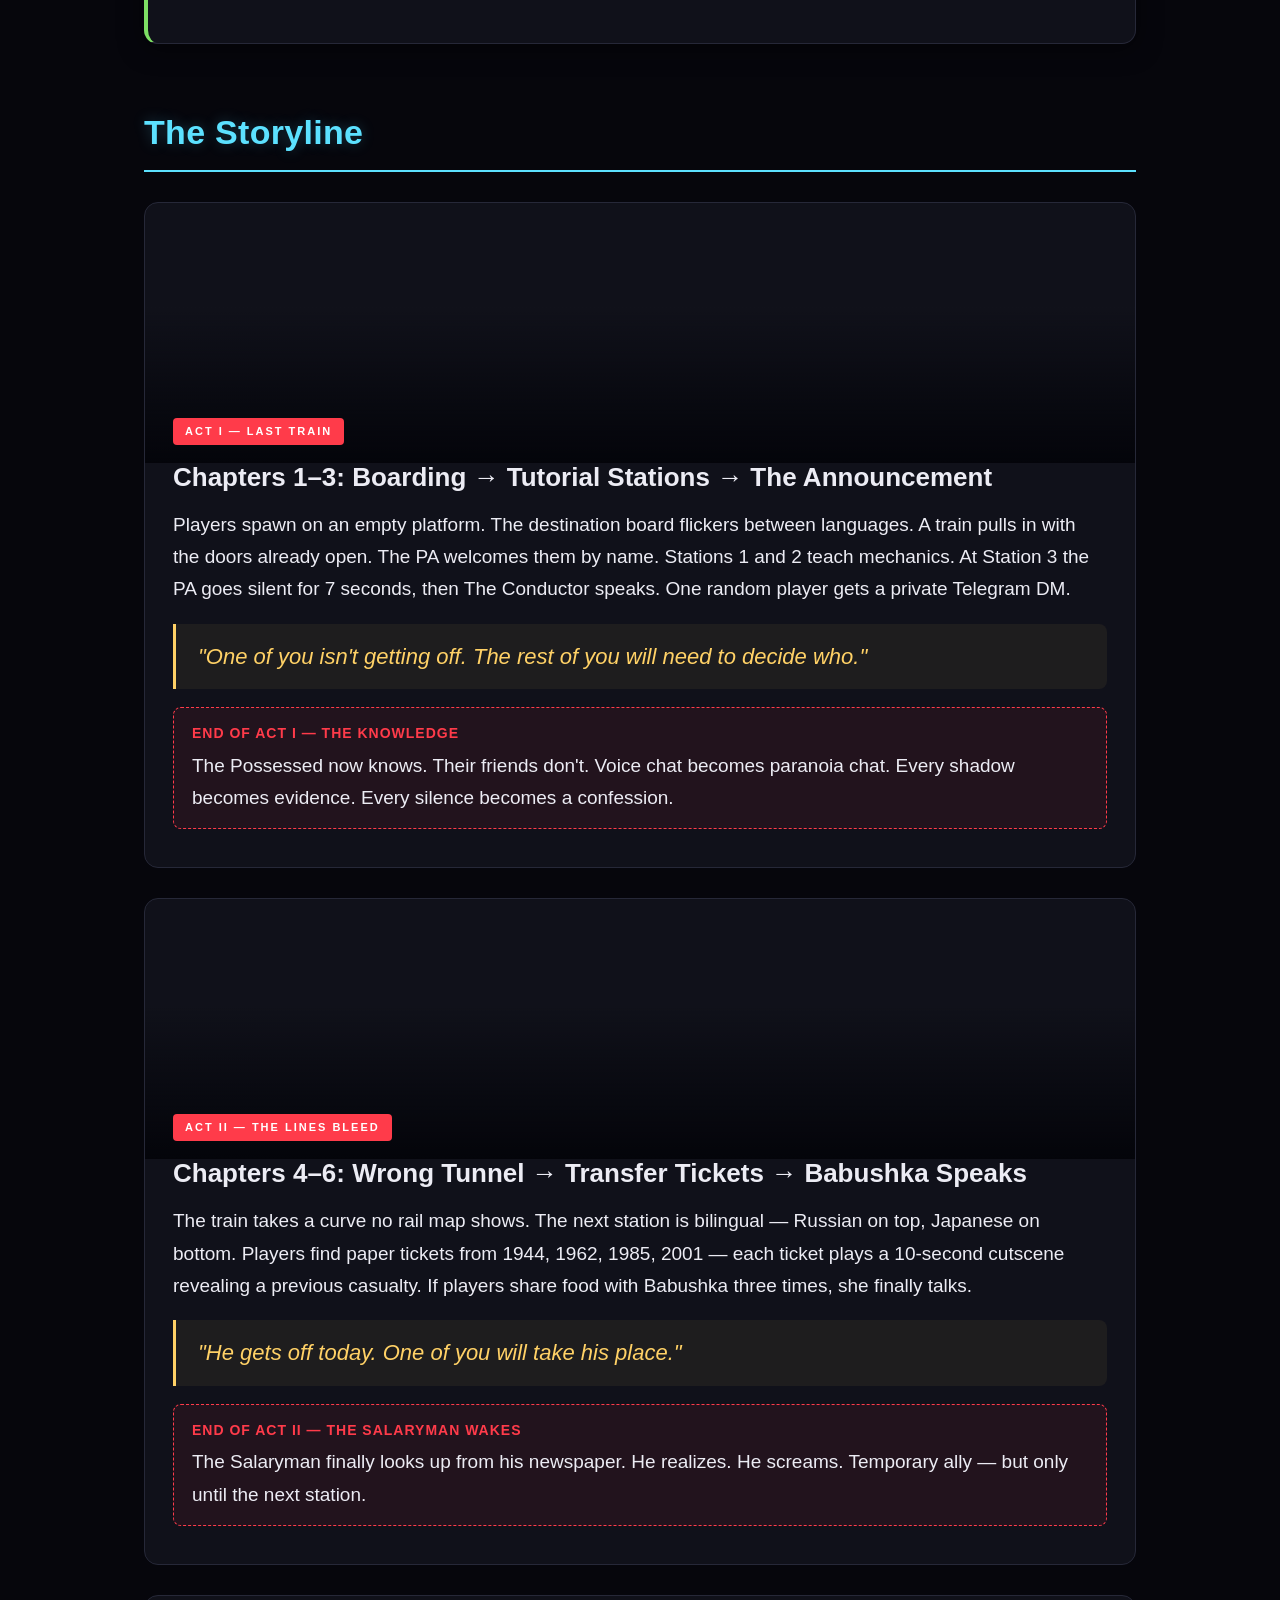
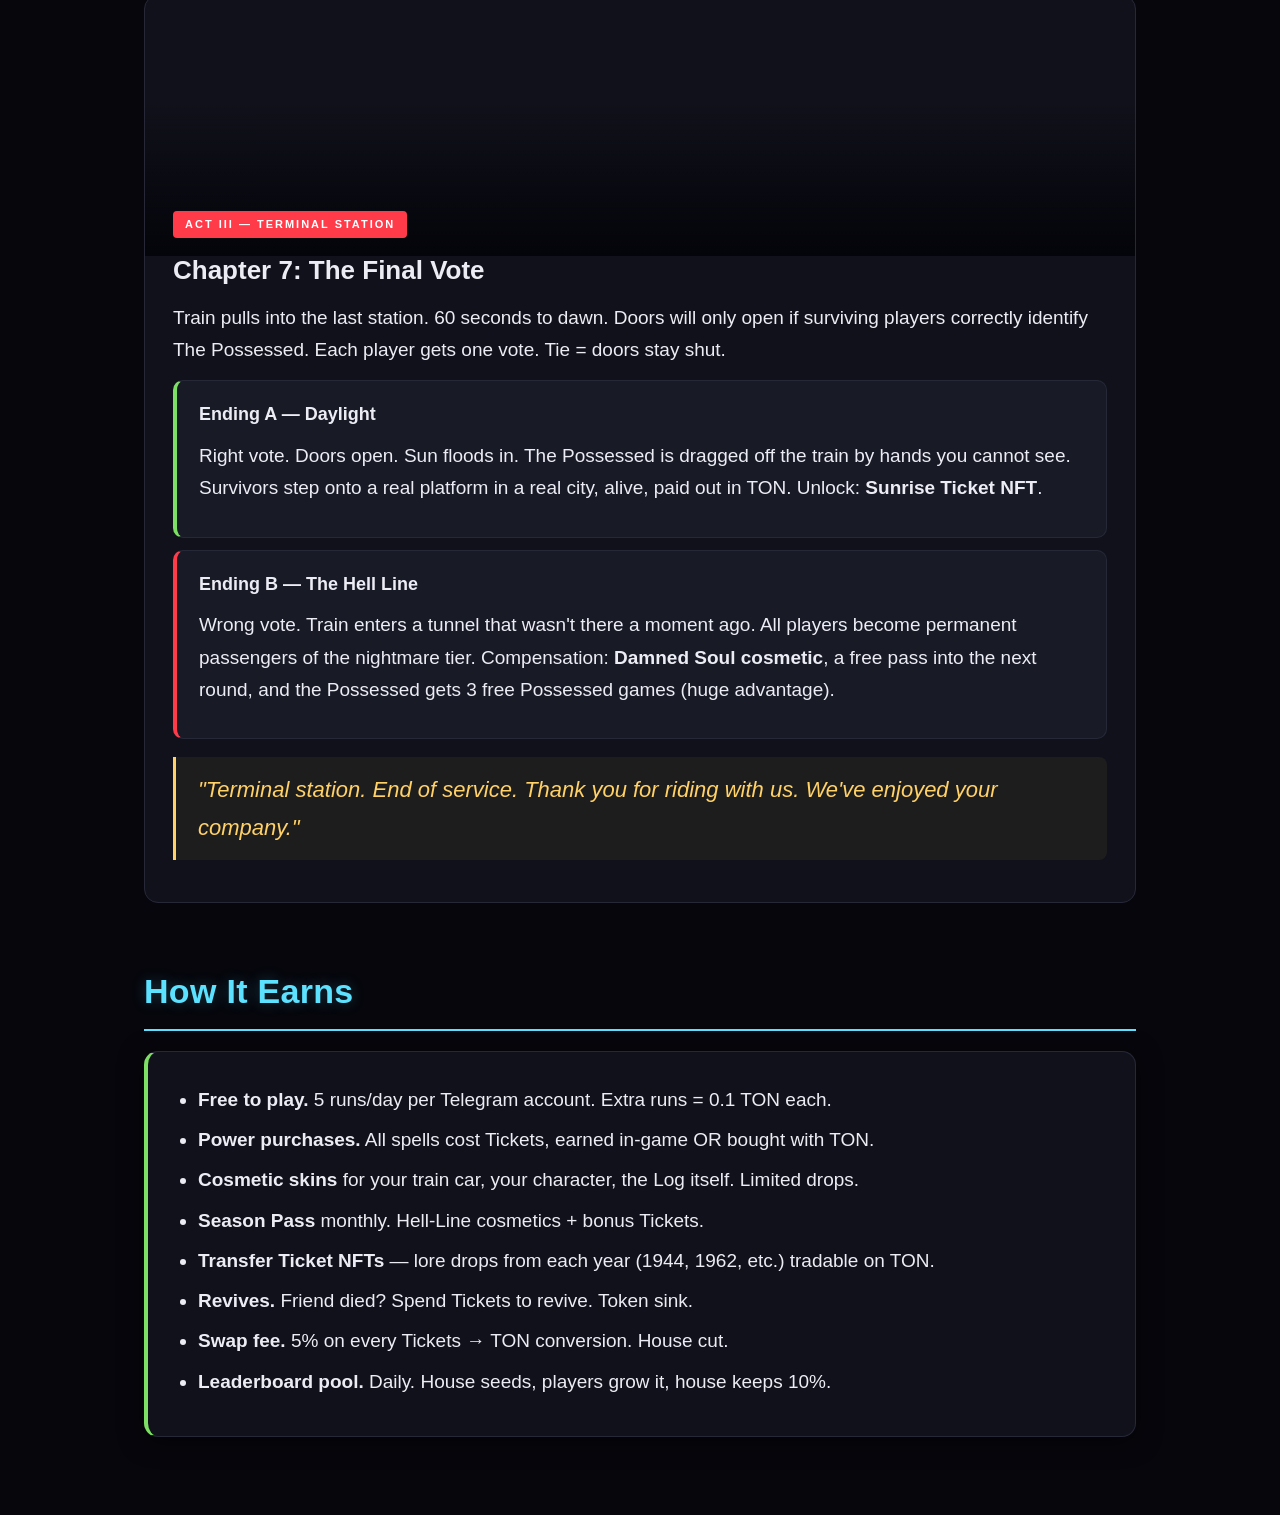
<file: subway.html>
<!doctype html>
<html lang="en">
<head>
<meta charset="utf-8">
<meta name="viewport" content="width=device-width,initial-scale=1">
<title>Subway of the Damned — Story Bible</title>
<style>
  :root{
    --bg:#06060c;--panel:#10111a;--panel-2:#181a26;--ink:#ececf4;--muted:#9092a6;
    --red:#ff3b4a;--cyan:#5ce1ff;--gold:#ffd166;--green:#7ddf64;--purple:#b16cff;--line:#262838;
  }
  *{box-sizing:border-box}
  html,body{margin:0;padding:0;background:var(--bg);color:var(--ink);
    font-family:-apple-system,BlinkMacSystemFont,"Segoe UI",Roboto,sans-serif;
    font-size:19px;line-height:1.7;
    background-image:radial-gradient(circle at 20% 10%,rgba(92,225,255,.06),transparent 40%),
                     radial-gradient(circle at 80% 80%,rgba(255,59,74,.05),transparent 40%);
    background-attachment:fixed}
  .wrap{max-width:1040px;margin:0 auto;padding:0 24px 60px}
  .topnav{padding:18px 0;display:flex;justify-content:space-between;align-items:center;
    border-bottom:1px solid var(--line);margin-bottom:0}
  .topnav a{color:var(--muted);text-decoration:none;font-size:14px;letter-spacing:1px;text-transform:uppercase}
  .topnav a:hover{color:var(--cyan)}
  .topnav .crumb{color:var(--cyan);font-weight:700}

  .hero{position:relative;height:540px;margin:0 -24px 50px;overflow:hidden;border-bottom:1px solid var(--line)}
  .hero-img{position:absolute;inset:0;background-size:cover;background-position:center;
    background-image:url('https://images.unsplash.com/photo-1727246115849-eea4f2b85a65?w=1800&q=85&auto=format&fit=crop');
    filter:brightness(.5) contrast(1.1) saturate(.7);animation:slowZoom 30s ease-in-out infinite alternate}
  @keyframes slowZoom{0%{transform:scale(1)}100%{transform:scale(1.08)}}
  .hero-gradient{position:absolute;inset:0;
    background:linear-gradient(180deg,rgba(0,0,0,.4) 0%,transparent 30%,rgba(6,6,12,.4) 60%,var(--bg) 100%)}
  .hero-content{position:absolute;left:0;right:0;bottom:60px;text-align:center;padding:0 24px}
  .hero-tag{display:inline-block;padding:5px 14px;border:1px solid var(--cyan);color:var(--cyan);
    font-size:12px;letter-spacing:3px;text-transform:uppercase;margin-bottom:18px;
    background:rgba(0,0,0,.4);border-radius:4px}
  .hero h1{font-size:64px;margin:0 0 18px;letter-spacing:1px;line-height:1.05;
    text-shadow:0 4px 30px rgba(0,0,0,.9), 0 0 60px rgba(92,225,255,.2)}
  .hero h1 .accent{color:var(--red)}
  .hero-sub{font-size:21px;color:#d0d2e0;max-width:680px;margin:0 auto;text-shadow:0 2px 8px rgba(0,0,0,.9)}
  .hero-pa{position:absolute;top:28px;left:50%;transform:translateX(-50%);
    background:rgba(0,0,0,.7);color:var(--cyan);font-family:'Courier New',monospace;
    font-size:13px;padding:6px 14px;border-radius:4px;border:1px solid var(--cyan);
    letter-spacing:2px;text-shadow:0 0 8px var(--cyan);animation:paBlink 4s ease-in-out infinite}
  @keyframes paBlink{0%,100%{opacity:.5}50%{opacity:1}}
  .scanlines{position:absolute;inset:0;pointer-events:none;
    background:repeating-linear-gradient(0deg,rgba(0,0,0,.18) 0,rgba(0,0,0,.18) 1px,transparent 1px,transparent 4px)}
  .flicker{position:absolute;inset:0;background:#fff;opacity:0;pointer-events:none;
    animation:flick 7s steps(1) infinite;mix-blend-mode:overlay}
  @keyframes flick{0%,95%{opacity:0}96%{opacity:.4}97%{opacity:0}98%{opacity:.3}99%{opacity:0}}

  h2{font-size:34px;margin:60px 0 20px;color:var(--cyan);letter-spacing:.3px;
    border-bottom:2px solid var(--cyan);padding-bottom:8px;text-shadow:0 0 14px rgba(92,225,255,.25)}
  h3{font-size:24px;margin:30px 0 14px;color:var(--gold)}
  h4{font-size:20px;margin:14px 0 6px;color:var(--ink)}
  p{margin:10px 0 14px}
  .lead{color:var(--muted);font-size:18px;max-width:780px}
  .card{background:var(--panel);border:1px solid var(--line);border-radius:14px;
    padding:24px 26px;margin:20px 0;box-shadow:0 4px 24px rgba(0,0,0,.5)}
  .card.red{border-left:4px solid var(--red)}
  .card.cyan{border-left:4px solid var(--cyan)}
  .card.gold{border-left:4px solid var(--gold)}
  .card.green{border-left:4px solid var(--green)}
  .card.purple{border-left:4px solid var(--purple)}
  ul{padding-left:24px;margin:8px 0 14px}
  li{margin:8px 0}
  .pull-card{background:linear-gradient(135deg,#0a141a,#0c0a14);
    padding:30px;border-radius:14px;border:1px solid var(--line);margin:24px 0;text-align:center}
  .pull-card h3{margin-top:0}
  .quote{font-size:22px;color:var(--gold);font-style:italic;
    border-left:3px solid var(--gold);padding:14px 22px;margin:18px 0;
    background:rgba(255,209,102,.06);border-radius:0 8px 8px 0}
  .twist{background:rgba(255,59,74,.08);border:1px dashed var(--red);padding:14px 18px;margin:14px 0;border-radius:8px}
  .twist b{color:var(--red);letter-spacing:1px;font-size:14px;text-transform:uppercase;display:block;margin-bottom:4px}

  .cast-grid{display:grid;grid-template-columns:repeat(auto-fill,minmax(280px,1fr));gap:16px;margin:18px 0}
  .character{background:var(--panel-2);border:1px solid var(--line);border-radius:12px;overflow:hidden;transition:transform .25s ease}
  .character:hover{transform:translateY(-3px)}
  .character .portrait{height:200px;background-size:cover;background-position:center;position:relative;
    filter:grayscale(.4) contrast(1.1) brightness(.85)}
  .character .portrait::after{content:'';position:absolute;inset:0;
    background:linear-gradient(180deg,transparent 50%,rgba(0,0,0,.85))}
  .character .body{padding:14px 16px}
  .character h4{margin:0 0 4px;font-size:18px}
  .character .role{font-size:11px;letter-spacing:2px;text-transform:uppercase;
    color:var(--red);margin-bottom:6px;font-weight:700}
  .character.cyan .role{color:var(--cyan)}
  .character.gold .role{color:var(--gold)}
  .character.purple .role{color:var(--purple)}
  .character p{margin:4px 0;font-size:14px;color:var(--muted);line-height:1.5}
  .character .voice{font-size:13px;color:var(--ink);font-style:italic;margin-top:6px}

  .tiers{display:grid;grid-template-columns:repeat(auto-fill,minmax(220px,1fr));gap:14px;margin:14px 0}
  .tier{position:relative;height:200px;border-radius:12px;overflow:hidden;border:1px solid var(--line);background:#000}
  .tier .timg{position:absolute;inset:0;background-size:cover;background-position:center;
    filter:brightness(.55) contrast(1.1);transition:transform .6s ease}
  .tier:hover .timg{transform:scale(1.08)}
  .tier .toverlay{position:absolute;inset:0;background:linear-gradient(180deg,transparent 30%,rgba(0,0,0,.9))}
  .tier .tbody{position:absolute;left:0;right:0;bottom:0;padding:14px 16px}
  .tier h4{margin:0 0 4px;font-size:18px}
  .tier .tdiff{font-size:11px;letter-spacing:2px;text-transform:uppercase}
  .tier.easy .tdiff{color:var(--green)}
  .tier.med .tdiff{color:var(--cyan)}
  .tier.hard .tdiff{color:var(--gold)}
  .tier.night .tdiff{color:var(--red)}
  .tier p{margin:4px 0 0;font-size:13px;color:#c0c2d0;line-height:1.4}

  .story-act{position:relative;margin:30px 0;border-radius:14px;overflow:hidden;border:1px solid var(--line);background:var(--panel)}
  .story-img{height:260px;background-size:cover;background-position:center;position:relative;filter:brightness(.6) contrast(1.05)}
  .story-img::after{content:'';position:absolute;inset:0;background:linear-gradient(180deg,transparent 40%,var(--panel))}
  .story-content{padding:0 28px 24px;margin-top:-50px;position:relative;z-index:2}
  .story-content .actlabel{display:inline-block;padding:4px 12px;background:var(--red);color:#fff;
    font-size:11px;letter-spacing:2px;text-transform:uppercase;border-radius:4px;font-weight:700;margin-bottom:10px}
  .story-content h3{margin:0 0 10px;font-size:26px;color:var(--ink)}

  .role-card{display:flex;gap:16px;padding:18px;background:var(--panel-2);border-radius:10px;margin:10px 0;border:1px solid var(--line)}
  .role-icon{width:60px;height:60px;flex-shrink:0;background:#000;border-radius:10px;
    display:flex;align-items:center;justify-content:center;font-size:28px;font-weight:900}
  .role-icon.r1{color:var(--gold);border:2px solid var(--gold)}
  .role-icon.r2{color:var(--cyan);border:2px solid var(--cyan)}
  .role-icon.r3{color:var(--purple);border:2px solid var(--purple)}
  .role-icon.r4{color:var(--green);border:2px solid var(--green)}
  .role-icon.r5{color:var(--red);border:2px solid var(--red)}
  .role-icon.rlog{color:#888;border:2px dashed #888}
  .role-card .body{flex:1}
  .role-card h4{margin:0 0 4px;font-size:18px}
  .role-card .duties{margin:6px 0;font-size:15px;color:var(--muted)}

  .power-grid{display:grid;grid-template-columns:repeat(auto-fill,minmax(220px,1fr));gap:12px;margin:16px 0}
  .power{background:var(--panel-2);border:1px solid var(--line);border-radius:10px;padding:14px;position:relative}
  .power.tier-1{border-top:3px solid var(--green)}
  .power.tier-2{border-top:3px solid var(--cyan)}
  .power.tier-3{border-top:3px solid var(--gold)}
  .power.tier-4{border-top:3px solid var(--purple)}
  .power h4{margin:0 0 4px;font-size:16px}
  .power .cost{position:absolute;top:8px;right:10px;font-size:11px;color:var(--gold);letter-spacing:1px}
  .power p{margin:4px 0 0;font-size:14px;color:var(--muted);line-height:1.5}

  .ending{padding:18px 22px;margin:12px 0;background:var(--panel-2);border:1px solid var(--line);border-radius:10px}
  .ending.up{border-left:4px solid var(--green)}
  .ending.down{border-left:4px solid var(--red)}
  .ending h4{margin:0 0 6px;font-size:18px}
</style>
</head>
<body>

<div class="wrap">

<nav class="topnav">
  <a href="elevator.html">← elevator</a>
  <span class="crumb">Game 2 — Subway of the Damned</span>
  <a href="index.html">back to chooser →</a>
</nav>

<!-- ======= HERO ======= -->
<div class="hero">
  <div class="hero-img"></div>
  <div class="hero-gradient"></div>
  <div class="scanlines"></div>
  <div class="flicker"></div>
  <div class="hero-pa">▶ PA · "ONE OF YOU ISN'T GETTING OFF"</div>
  <div class="hero-content">
    <div class="hero-tag">Second Game · 4–6 Players · Social Horror</div>
    <h1>Subway of the <span class="accent">Damned</span></h1>
    <p class="hero-sub">Last train. Midnight. One of you is already dead and doesn't
      know it yet. Survive to dawn. Vote right. Or ride The Hell Line forever.</p>
  </div>
</div>

<!-- ======= LOGLINE ======= -->
<div class="pull-card">
  <h3>Logline</h3>
  <p style="font-size:20px;line-height:1.5;margin:0;color:#d8d8e4">
    Last train. Midnight. 4 to 6 passengers. The PA crackles three stations in:
    "One of you isn't getting off." One player is secretly possessed —
    even they don't know yet. Survive to the terminal. Vote right. Or ride forever.
  </p>
</div>

<!-- ======= WORLD ======= -->
<h2>The World</h2>
<div class="card cyan">
  <p>Beneath every great city runs <b>The Underline</b> — a parallel rail network
    using real stations, real platforms, real schedules. Trains that run after midnight
    don't appear on any timetable. They pick up the lost, the late, the half-dead,
    and the merely cursed.</p>
  <p>The Underline is run by <b>The Conductor</b> — a sorcerer-priest from 1944
    bound to a PA system. He doesn't know he's dead. The trains run because he
    believes they should.</p>
  <p>Most passengers ride one stop and exit at dawn, none the wiser. But sometimes
    a train picks up a soul that doesn't belong. Then the doors stop opening.
    Then the lights start to flicker. Then the missions begin.</p>
</div>

<!-- ======= CAST ======= -->
<h2>The Cast</h2>
<p class="lead">Reference images below are mood-board only — pulled from free photography
  so you and your friends can <i>see</i> what these characters might feel like.
  Final designs will be custom-drawn.</p>

<div class="cast-grid">

  <div class="character">
    <div class="portrait" style="background-image:url('https://images.unsplash.com/photo-1741256422430-d2f8486a573a?w=600&q=80&auto=format&fit=crop')"></div>
    <div class="body">
      <div class="role">Voice Only</div>
      <h4>The Conductor</h4>
      <p>Never seen. PA system only. Announces stations — sometimes from 1944.
        A sorcerer-priest who died bound to the rails.</p>
      <p class="voice">"Mind the gap. Mind the gap. Mind… the gap."</p>
    </div>
  </div>

  <div class="character gold">
    <div class="portrait" style="background-image:url('https://images.unsplash.com/photo-1633380170808-9404cd630e82?w=600&q=80&auto=format&fit=crop')"></div>
    <div class="body">
      <div class="role">Helpful · Sometimes</div>
      <h4>Babushka</h4>
      <p>Sits in the third car. Knits a scarf that never grows. Will give cryptic clues
        if you share food. She rode this train in 1953 and never got off.</p>
    </div>
  </div>

  <div class="character cyan">
    <div class="portrait" style="background-image:url('https://images.unsplash.com/photo-1762417583035-20f329b42684?w=600&q=80&auto=format&fit=crop')"></div>
    <div class="body">
      <div class="role">Doesn't Know He's Dead</div>
      <h4>The Salaryman</h4>
      <p>40 years on this train. Reads the same newspaper. Died in 1985.
        Will help politely if asked. Wakes up in Act III. Screams.</p>
    </div>
  </div>

  <div class="character">
    <div class="portrait" style="background-image:url('https://images.unsplash.com/photo-1504701954957-2010ec3bcec1?w=600&q=80&auto=format&fit=crop')"></div>
    <div class="body">
      <div class="role">One of You</div>
      <h4>The Possessed</h4>
      <p>Randomly chosen at Station 3. Receives a private Telegram DM revealing their
        identity and one demon power per Line. Can sabotage missions, kill in darkness,
        lie in chat. Cannot directly tell teammates.</p>
    </div>
  </div>

</div>

<!-- ======= LINES / TIERS ======= -->
<h2>The Lines — Difficulty Tiers</h2>
<div class="tiers">
  <div class="tier easy">
    <div class="timg" style="background-image:url('https://images.unsplash.com/photo-1727246115849-eea4f2b85a65?w=800&q=80&auto=format&fit=crop')"></div>
    <div class="toverlay"></div>
    <div class="tbody">
      <div class="tdiff">Easy · 4 stations</div>
      <h4>Moscow Metro</h4>
      <p>Soviet-era cars. Heavy doors. Babushka who knows too much.</p>
    </div>
  </div>
  <div class="tier med">
    <div class="timg" style="background-image:url('https://images.unsplash.com/photo-1762417583035-20f329b42684?w=800&q=80&auto=format&fit=crop')"></div>
    <div class="toverlay"></div>
    <div class="tbody">
      <div class="tdiff">Medium · 6 stations</div>
      <h4>Tokyo Yamanote</h4>
      <p>Crowded. The Possessed can hide in crowd-blur. Schoolgirl ghost trope.</p>
    </div>
  </div>
  <div class="tier hard">
    <div class="timg" style="background-image:url('https://images.unsplash.com/photo-1741256422430-d2f8486a573a?w=800&q=80&auto=format&fit=crop')"></div>
    <div class="toverlay"></div>
    <div class="tbody">
      <div class="tdiff">Hard · 8 stations</div>
      <h4>NYC Express</h4>
      <p>Graffitied cars. Conductor unreliable. Random homeless oracle.</p>
    </div>
  </div>
  <div class="tier night">
    <div class="timg" style="background-image:url('https://images.unsplash.com/photo-1769837517122-3f50e07fb880?w=800&q=80&auto=format&fit=crop')"></div>
    <div class="toverlay"></div>
    <div class="tbody">
      <div class="tdiff">Nightmare · 12 stations</div>
      <h4>The Hell Line</h4>
      <p>Unlocked after beating all 3 surface lines. Possessed gets demon powers.</p>
    </div>
  </div>
</div>

<!-- ======= ROLES ======= -->
<h2>Player Roles — Each Passenger Has a Job</h2>
<p class="lead">5 magic classes plus the Log. A 5-player game gets 4 random mages + 1 Log.
  Smaller games skip some classes but always include the Log.</p>

<div class="card purple">

  <div class="role-card">
    <div class="role-icon r1">N</div>
    <div class="body">
      <h4>The Navigator — Cartomancer</h4>
      <div class="duties">Reads the route map (which keeps changing). <b>Magic school:
        Cartomancy.</b> Without them, you don't know which station is real.</div>
    </div>
  </div>

  <div class="role-card">
    <div class="role-icon r2">M</div>
    <div class="body">
      <h4>The Mechanic — Iron Mage</h4>
      <div class="duties">Fixes flickering lights, jammed doors, dying batteries.
        <b>Magic school: Iron-binding.</b> Without them, the lights fail forever.</div>
    </div>
  </div>

  <div class="role-card">
    <div class="role-icon r3">E</div>
    <div class="body">
      <h4>The Empath — Soul Listener</h4>
      <div class="duties">Talks to NPCs (Babushka, Salaryman), reads emotional aura
        of teammates to spot the Possessed. <b>Magic school: Empathomancy.</b></div>
    </div>
  </div>

  <div class="role-card">
    <div class="role-icon r4">G</div>
    <div class="body">
      <h4>The Bodyguard — Shadow Ward</h4>
      <div class="duties">Blocks shadow attacks between stations, revives downed teammates.
        <b>Magic school: Umbramancy.</b> Without them, dark moments kill.</div>
    </div>
  </div>

  <div class="role-card">
    <div class="role-icon r5">V</div>
    <div class="body">
      <h4>The Voice — PA Speaker</h4>
      <div class="duties">Can briefly hijack the PA to broadcast warnings or lies.
        <b>Magic school: Voxomancy.</b> The Conductor hates them.</div>
    </div>
  </div>

  <div class="role-card" style="border:1px dashed #888;background:#0c0c12">
    <div class="role-icon rlog">≡</div>
    <div class="body">
      <h4>The Log — same rules here</h4>
      <div class="duties">Cannot move on their own. Must be dragged between cars.
        Two buttons:
        <code style="background:#000;color:var(--cyan);padding:2px 6px;border-radius:4px">SCREAM</code>
        (once per ride, stuns Possessed 4s) and
        <code style="background:#000;color:var(--cyan);padding:2px 6px;border-radius:4px">BE PULLED</code>.
        NPCs ridicule them. Babushka gives them an extra cookie.<br><br>
        <b>Reward:</b> 50% team bonus if the team wins. Highest payout most rounds.</div>
    </div>
  </div>

</div>

<!-- ======= MAGIC ======= -->
<h2>Magic & Powers — Highlight Spells</h2>
<p class="lead">Same 4-tier, 8-spell structure per class. Tier 1–3 unlocked by personal
  Tickets. Tier 4 requires team milestones (e.g. all 5 players survive Tokyo Line together).</p>

<div class="card cyan">
  <h3 style="margin-top:0">Highlight Spells Across All 5 Schools</h3>
  <div class="power-grid">
    <div class="power tier-1"><div class="cost">50 Tickets</div><h4>Read Sign</h4><p>(Cartomancy) See next station's true name.</p></div>
    <div class="power tier-1"><div class="cost">120 Tickets</div><h4>Cold Iron</h4><p>(Iron-binding) Lock a door against the Possessed.</p></div>
    <div class="power tier-2"><div class="cost">300 Tickets</div><h4>Steady Hand</h4><p>(Iron-binding) Stop a flickering light permanently.</p></div>
    <div class="power tier-2"><div class="cost">450 Tickets</div><h4>Heart Read</h4><p>(Empathomancy) See if a teammate is lying. 60s cooldown.</p></div>
    <div class="power tier-3"><div class="cost">1200 · Lvl 8</div><h4>Shadow Catch</h4><p>(Umbramancy) Catch one shadow attack mid-strike, throw it back.</p></div>
    <div class="power tier-3"><div class="cost">1500 · Lvl 10</div><h4>False PA</h4><p>(Voxomancy) Broadcast a fake station announcement for one round.</p></div>
    <div class="power tier-4"><div class="cost">4000 · TEAM 15</div><h4>Soul Compass</h4><p>(Empathomancy) Point directly at the Possessed for 3 seconds.</p></div>
    <div class="power tier-4"><div class="cost">7500 · TEAM 20</div><h4>Dawn Whistle</h4><p>End the run early. Force sunrise. Half rewards, full survival.</p></div>
  </div>
</div>

<!-- ======= CREDIT FLOW ======= -->
<div class="card green">
  <h3 style="margin-top:0">How Tickets → Powers → TON</h3>
  <ul>
    <li><b>Earn Tickets</b> by completing missions, identifying clues, surviving stations.</li>
    <li><b>Spend Tickets</b> on spell unlocks in your class tree (tiers 1–4).</li>
    <li><b>Player Level</b> — grinds solo. Unlocks tier 3.</li>
    <li><b>Team Level</b> — grows only with friends completing harder lines together. Unlocks tier 4.</li>
    <li><b>Swap Tickets → TON</b> at the exchange. 5% fee.</li>
    <li><b>Transfer Tickets (lore drops)</b> from 1944/1962/1985/2001 — tradable as NFTs.</li>
  </ul>
</div>

<!-- ======= STORYLINE ======= -->
<h2>The Storyline</h2>

<div class="story-act">
  <div class="story-img" style="background-image:url('https://images.unsplash.com/photo-1727246115849-eea4f2b85a65?w=1200&q=80&auto=format&fit=crop')"></div>
  <div class="story-content">
    <div class="actlabel">Act I — Last Train</div>
    <h3>Chapters 1–3: Boarding → Tutorial Stations → The Announcement</h3>
    <p>Players spawn on an empty platform. The destination board flickers between languages.
      A train pulls in with the doors already open. The PA welcomes them by name.
      Stations 1 and 2 teach mechanics. At Station 3 the PA goes silent for 7 seconds,
      then The Conductor speaks. One random player gets a private Telegram DM.</p>
    <div class="quote">"One of you isn't getting off. The rest of you will need to decide who."</div>
    <div class="twist"><b>End of Act I — The Knowledge</b>
      The Possessed now knows. Their friends don't. Voice chat becomes paranoia chat.
      Every shadow becomes evidence. Every silence becomes a confession.</div>
  </div>
</div>

<div class="story-act">
  <div class="story-img" style="background-image:url('https://images.unsplash.com/photo-1762417583035-20f329b42684?w=1200&q=80&auto=format&fit=crop')"></div>
  <div class="story-content">
    <div class="actlabel">Act II — The Lines Bleed</div>
    <h3>Chapters 4–6: Wrong Tunnel → Transfer Tickets → Babushka Speaks</h3>
    <p>The train takes a curve no rail map shows. The next station is bilingual —
      Russian on top, Japanese on bottom. Players find paper tickets from 1944, 1962,
      1985, 2001 — each ticket plays a 10-second cutscene revealing a previous casualty.
      If players share food with Babushka three times, she finally talks.</p>
    <div class="quote">"He gets off today. One of you will take his place."</div>
    <div class="twist"><b>End of Act II — The Salaryman Wakes</b>
      The Salaryman finally looks up from his newspaper. He realizes. He screams.
      Temporary ally — but only until the next station.</div>
  </div>
</div>

<div class="story-act">
  <div class="story-img" style="background-image:url('https://images.unsplash.com/photo-1769837517122-3f50e07fb880?w=1200&q=80&auto=format&fit=crop')"></div>
  <div class="story-content">
    <div class="actlabel">Act III — Terminal Station</div>
    <h3>Chapter 7: The Final Vote</h3>
    <p>Train pulls into the last station. 60 seconds to dawn. Doors will only open
      if surviving players correctly identify The Possessed. Each player gets one vote.
      Tie = doors stay shut.</p>

    <div class="ending up">
      <h4>Ending A — Daylight</h4>
      <p>Right vote. Doors open. Sun floods in. The Possessed is dragged off the train
        by hands you cannot see. Survivors step onto a real platform in a real city,
        alive, paid out in TON. Unlock: <b>Sunrise Ticket NFT</b>.</p>
    </div>

    <div class="ending down">
      <h4>Ending B — The Hell Line</h4>
      <p>Wrong vote. Train enters a tunnel that wasn't there a moment ago.
        All players become permanent passengers of the nightmare tier.
        Compensation: <b>Damned Soul cosmetic</b>, a free pass into the next round,
        and the Possessed gets 3 free Possessed games (huge advantage).</p>
    </div>

    <div class="quote">"Terminal station. End of service. Thank you for riding with us. We've enjoyed your company."</div>
  </div>
</div>

<!-- ======= MONETIZATION ======= -->
<h2>How It Earns</h2>

<div class="card green">
  <ul>
    <li><b>Free to play.</b> 5 runs/day per Telegram account. Extra runs = 0.1 TON each.</li>
    <li><b>Power purchases.</b> All spells cost Tickets, earned in-game OR bought with TON.</li>
    <li><b>Cosmetic skins</b> for your train car, your character, the Log itself. Limited drops.</li>
    <li><b>Season Pass</b> monthly. Hell-Line cosmetics + bonus Tickets.</li>
    <li><b>Transfer Ticket NFTs</b> — lore drops from each year (1944, 1962, etc.) tradable on TON.</li>
    <li><b>Revives.</b> Friend died? Spend Tickets to revive. Token sink.</li>
    <li><b>Swap fee.</b> 5% on every Tickets → TON conversion. House cut.</li>
    <li><b>Leaderboard pool.</b> Daily. House seeds, players grow it, house keeps 10%.</li>
  </ul>
</div>

</div>
</body>
</html>
</file>
<file: common.css>
/* common.css — shared dark vibrant arcade base for boba-game-lab.
 * Portrait-first, Telegram-webview-friendly, big touch targets.
 * One cohesive look across all games + the hub. */

:root {
  --accent: #00e0ff;
  --accent2: #ff2e93;
  --accent3: #b14bff;
  --bg: #07080f;
  --bg2: #0e1024;
  --panel: rgba(20, 22, 46, 0.72);
  --panel-border: rgba(120, 140, 255, 0.22);
  --text: #eef1ff;
  --muted: #8b91bd;
  --good: #36e07a;
  --bad: #ff4d6d;
  --radius: 18px;
  --tap: 56px; /* minimum tap target */
  --safe-t: env(safe-area-inset-top, 0px);
  --safe-b: env(safe-area-inset-bottom, 0px);
  --safe-l: env(safe-area-inset-left, 0px);
  --safe-r: env(safe-area-inset-right, 0px);
}

/* ---- reset ------------------------------------------------------------- */
*, *::before, *::after { box-sizing: border-box; margin: 0; padding: 0; }
html, body {
  width: 100%;
  height: 100%;
  height: 100dvh;
  overflow: hidden;
  -webkit-tap-highlight-color: transparent;
  -webkit-text-size-adjust: 100%;
  touch-action: manipulation;
  overscroll-behavior: none;
}
body {
  font-family: 'Segoe UI', system-ui, -apple-system, Roboto, sans-serif;
  color: var(--text);
  background:
    radial-gradient(1200px 800px at 50% -10%, #181b3e 0%, transparent 60%),
    radial-gradient(900px 700px at 100% 110%, #2a0f3d 0%, transparent 55%),
    linear-gradient(160deg, var(--bg2), var(--bg));
  background-attachment: fixed;
  -webkit-user-select: none;
  user-select: none;
}
img, canvas { display: block; max-width: 100%; }
button, input { font: inherit; color: inherit; }

/* full-viewport stage, safe-area aware */
.glab-stage {
  position: fixed;
  inset: 0;
  padding:
    var(--safe-t) var(--safe-r) var(--safe-b) var(--safe-l);
  display: flex;
  flex-direction: column;
}

/* ---- lobby kit --------------------------------------------------------- */
.glab-lobby {
  position: relative;
  width: 100%;
  max-width: 480px;
  margin: 0 auto;
  height: 100%;
  padding: calc(20px + var(--safe-t)) 22px calc(24px + var(--safe-b));
  display: flex;
  flex-direction: column;
  gap: 16px;
  overflow-y: auto;
}
.glab-title {
  font-size: clamp(30px, 9vw, 46px);
  font-weight: 900;
  letter-spacing: 0.5px;
  line-height: 1.02;
  background: linear-gradient(100deg, var(--accent), var(--accent3) 55%, var(--accent2));
  -webkit-background-clip: text;
  background-clip: text;
  color: transparent;
  filter: drop-shadow(0 0 18px rgba(120, 80, 255, 0.45));
}
.glab-sub { color: var(--muted); font-size: 15px; line-height: 1.4; }

.glab-panel {
  background: var(--panel);
  border: 1px solid var(--panel-border);
  border-radius: var(--radius);
  padding: 18px;
  backdrop-filter: blur(10px);
  -webkit-backdrop-filter: blur(10px);
  box-shadow: 0 10px 40px rgba(0, 0, 0, 0.45), inset 0 1px 0 rgba(255, 255, 255, 0.05);
}

.glab-btn {
  -webkit-appearance: none;
  appearance: none;
  border: none;
  width: 100%;
  min-height: var(--tap);
  padding: 0 20px;
  border-radius: 14px;
  font-size: 18px;
  font-weight: 800;
  letter-spacing: 0.3px;
  cursor: pointer;
  display: inline-flex;
  align-items: center;
  justify-content: center;
  gap: 10px;
  transition: transform .08s ease, box-shadow .15s ease, filter .15s ease;
  will-change: transform;
}
.glab-btn.primary {
  color: #03121a;
  background: linear-gradient(135deg, var(--accent), var(--accent3));
  box-shadow: 0 8px 26px rgba(0, 224, 255, 0.35), 0 0 0 1px rgba(255,255,255,.08) inset;
}
.glab-btn.primary:active { transform: scale(.96); filter: brightness(1.1); }
.glab-btn.ghost {
  color: var(--text);
  background: rgba(255, 255, 255, 0.05);
  border: 1px solid var(--panel-border);
}
.glab-btn.ghost:active { transform: scale(.96); background: rgba(255,255,255,.1); }
.glab-btn:disabled { opacity: .45; pointer-events: none; }

.glab-input, .glab-code {
  -webkit-appearance: none;
  appearance: none;
  width: 100%;
  min-height: var(--tap);
  padding: 0 18px;
  border-radius: 14px;
  background: rgba(0, 0, 0, 0.35);
  border: 1px solid var(--panel-border);
  color: var(--text);
  outline: none;
  transition: border-color .15s ease, box-shadow .15s ease;
}
.glab-input:focus, .glab-code:focus {
  border-color: var(--accent);
  box-shadow: 0 0 0 3px rgba(0, 224, 255, 0.18);
}
.glab-code {
  text-align: center;
  font-size: 30px;
  font-weight: 900;
  letter-spacing: 10px;
  text-transform: uppercase;
}
.glab-input::placeholder { color: var(--muted); letter-spacing: normal; }

/* shareable room code display */
.glab-code-show {
  font-size: 38px;
  font-weight: 900;
  letter-spacing: 8px;
  text-align: center;
  color: var(--accent);
  text-shadow: 0 0 22px rgba(0, 224, 255, 0.55);
  padding: 8px 0;
}

/* connected players list */
.glab-players {
  list-style: none;
  display: flex;
  flex-direction: column;
  gap: 8px;
  margin: 4px 0;
}
.glab-players li {
  display: flex;
  align-items: center;
  gap: 12px;
  padding: 12px 14px;
  border-radius: 12px;
  background: rgba(255, 255, 255, 0.04);
  border: 1px solid rgba(255, 255, 255, 0.06);
  font-weight: 600;
  animation: glab-pop .25s ease;
}
.glab-players .dot {
  width: 12px; height: 12px; border-radius: 50%;
  background: var(--good);
  box-shadow: 0 0 10px var(--good);
  flex: 0 0 auto;
}
.glab-players .dot.bot { background: var(--accent3); box-shadow: 0 0 10px var(--accent3); }
.glab-players .you { margin-left: auto; color: var(--muted); font-size: 13px; }

.glab-row { display: flex; gap: 10px; }
.glab-row > * { flex: 1; }

/* toast (used by Net.share fallback) */
.glab-toast {
  position: fixed;
  left: 50%;
  bottom: calc(28px + var(--safe-b));
  transform: translate(-50%, 20px);
  background: rgba(10, 12, 30, 0.95);
  border: 1px solid var(--panel-border);
  color: var(--text);
  padding: 12px 18px;
  border-radius: 14px;
  font-size: 14px;
  font-weight: 600;
  max-width: 90vw;
  text-align: center;
  z-index: 9999;
  opacity: 0;
  pointer-events: none;
  transition: opacity .3s ease, transform .3s ease;
  box-shadow: 0 12px 36px rgba(0, 0, 0, 0.55);
}
.glab-toast.show { opacity: 1; transform: translate(-50%, 0); }

/* juice helpers reusable by games */
@keyframes glab-pop { from { transform: scale(.85); opacity: 0; } to { transform: scale(1); opacity: 1; } }
@keyframes glab-shake {
  0%,100% { transform: translate(0,0); }
  20% { transform: translate(-6px, 3px); }
  40% { transform: translate(5px, -4px); }
  60% { transform: translate(-4px, -2px); }
  80% { transform: translate(3px, 4px); }
}
.glab-shake { animation: glab-shake .35s ease; }
.glab-pop { animation: glab-pop .25s ease; }

.glab-spacer { flex: 1; }
.glab-center { display: flex; align-items: center; justify-content: center; }
.glab-hide { display: none !important; }
</file>
